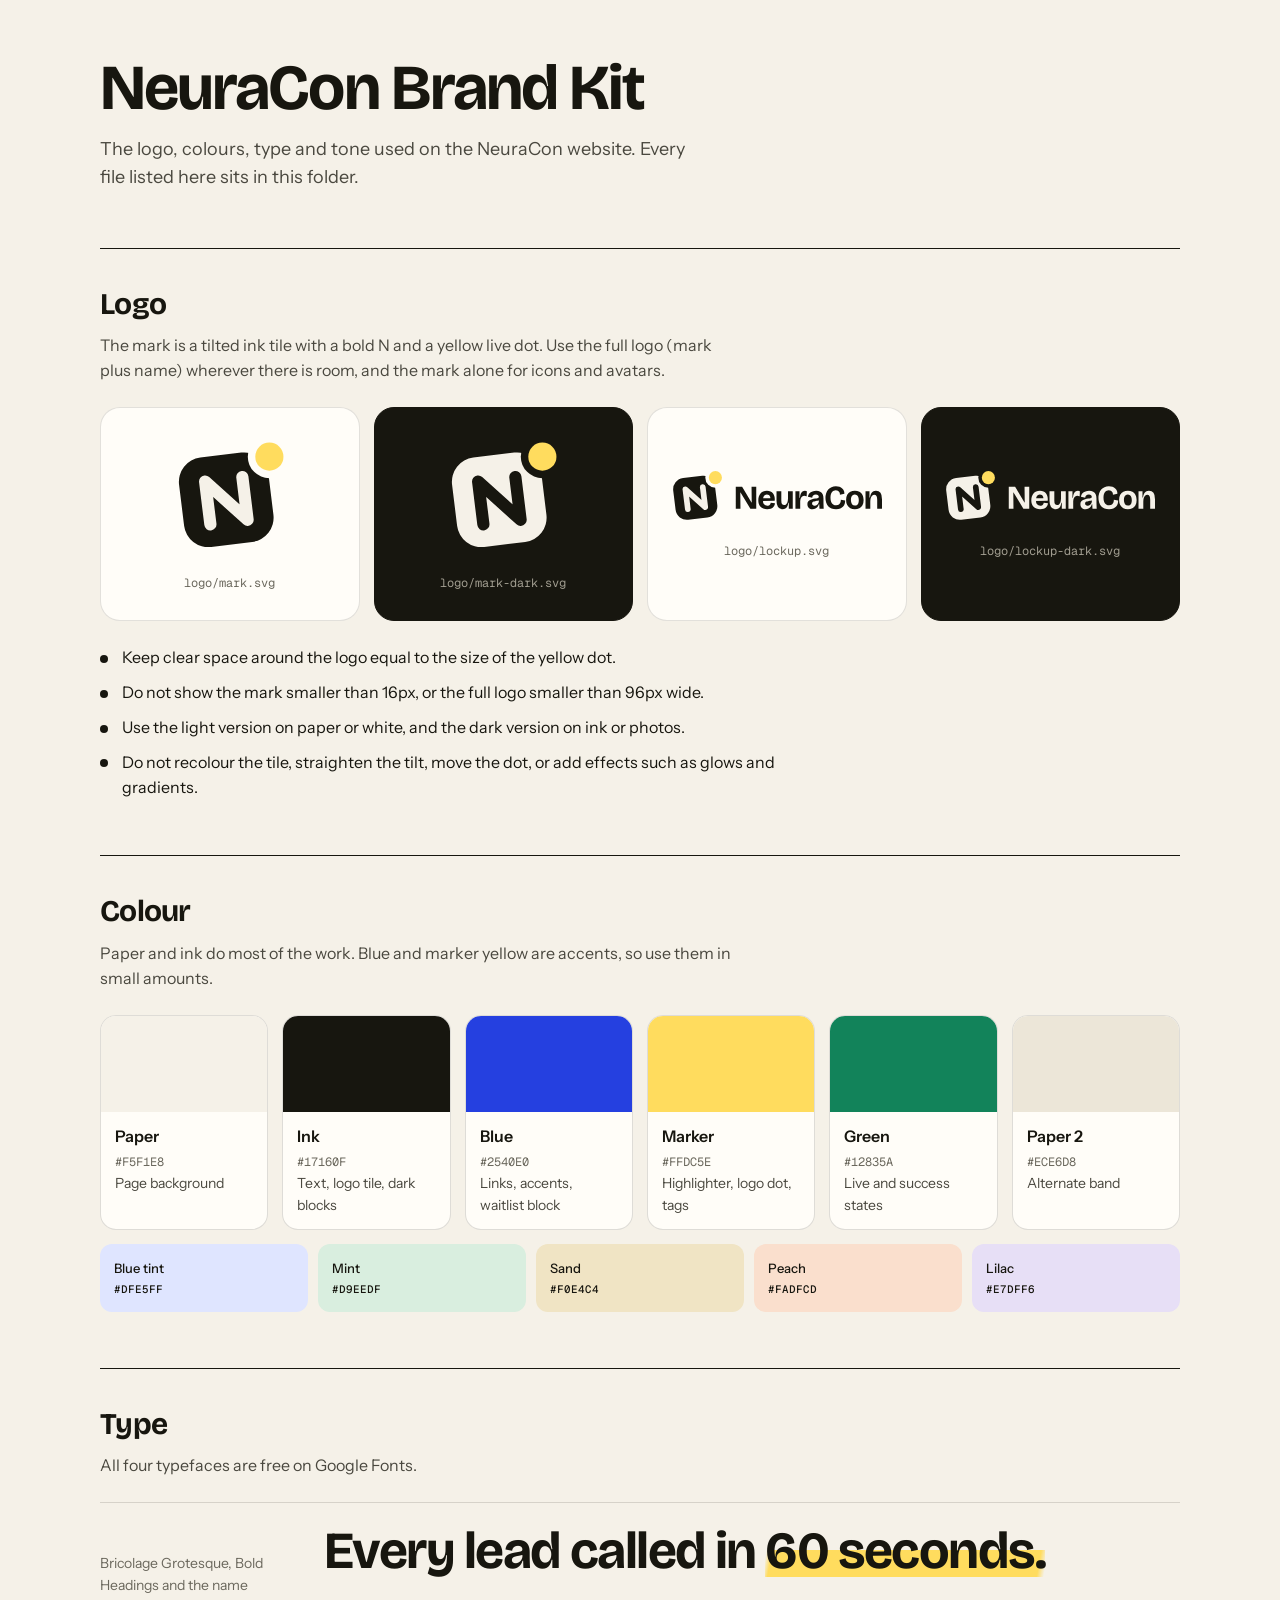
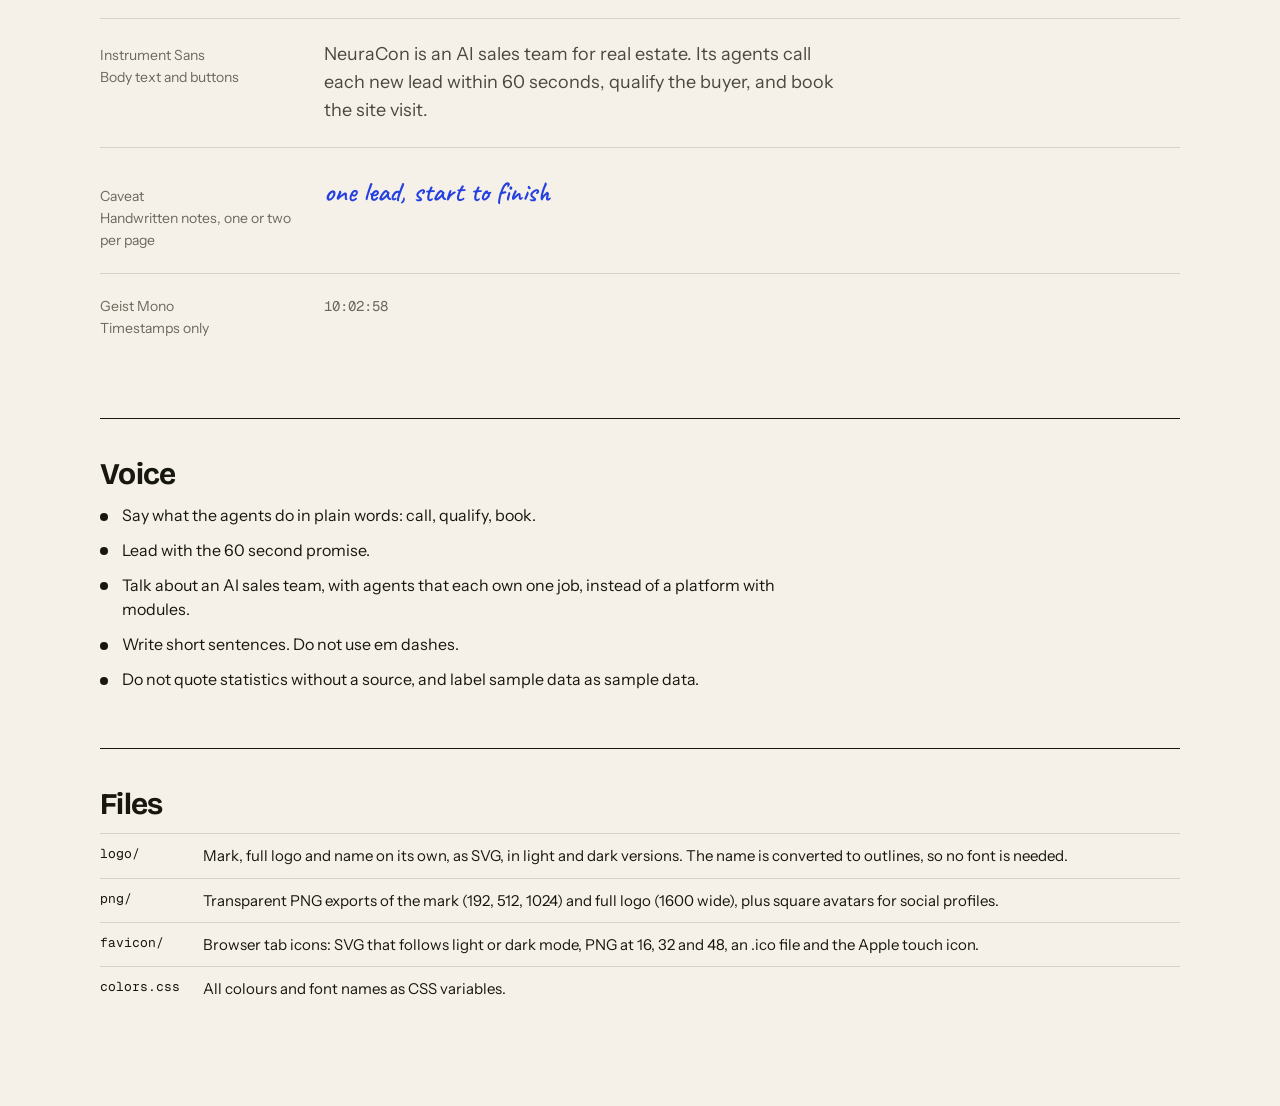
<file: brand-kit/index.html>
<!DOCTYPE html>
<html lang="en">
<head>
<meta charset="UTF-8">
<meta name="viewport" content="width=device-width, initial-scale=1.0">
<title>NeuraCon Brand Kit</title>
<link rel="icon" type="image/svg+xml" href="favicon/favicon.svg">
<link rel="preconnect" href="https://fonts.googleapis.com">
<link rel="preconnect" href="https://fonts.gstatic.com" crossorigin>
<link href="https://fonts.googleapis.com/css2?family=Bricolage+Grotesque:opsz,wght@12..96,400..800&family=Instrument+Sans:wght@400;500;600&family=Caveat:wght@500;600&family=Geist+Mono:wght@400;500&display=swap" rel="stylesheet">
<link rel="stylesheet" href="colors.css">
<style>
  *,*::before,*::after{margin:0;padding:0;box-sizing:border-box}
  body{font-family:var(--font-main);background:var(--paper);color:var(--ink);line-height:1.55;padding:56px 24px 96px}
  main{max-width:1080px;margin:0 auto}
  h1{font-family:var(--font-display);font-size:clamp(2.5rem,6vw,4rem);font-weight:700;letter-spacing:-.03em;line-height:1}
  h2{font-family:var(--font-display);font-size:1.875rem;font-weight:700;letter-spacing:-.025em;margin-bottom:6px}
  .lede{max-width:600px;margin:16px 0 0;font-size:1.125rem;color:var(--text-secondary)}
  section{margin-top:56px;padding-top:32px;border-top:1.5px solid var(--ink)}
  section>p{max-width:640px;color:var(--text-secondary);margin-bottom:24px}
  .grid{display:grid;gap:14px;grid-template-columns:repeat(auto-fit,minmax(240px,1fr))}
  .cell{display:flex;flex-direction:column;align-items:center;justify-content:center;gap:18px;min-height:210px;padding:28px;border-radius:20px;background:#FFFDF8;border:1px solid rgba(23,22,15,.12)}
  .cell.dark{background:var(--ink);border-color:var(--ink);color:var(--paper)}
  .cell small,.sw small{font-family:var(--font-mono);font-size:.75rem;color:var(--text-muted)}
  .cell.dark small{color:#A19D90}
  .sw{border-radius:16px;overflow:hidden;border:1px solid rgba(23,22,15,.14);background:#FFFDF8}
  .sw i{display:block;height:96px}
  .sw div{padding:12px 14px}
  .sw b{display:block;font-weight:600}
  .sw span{display:block;font-size:.875rem;color:var(--text-secondary)}
  .tints{display:flex;gap:10px;flex-wrap:wrap;margin-top:14px}
  .tints span{flex:1;min-width:120px;padding:14px;border-radius:12px;font-size:.8125rem;font-weight:500}
  .type{display:grid;gap:0}
  .type>div{display:grid;grid-template-columns:200px 1fr;gap:24px;align-items:baseline;padding:22px 0;border-top:1px solid rgba(23,22,15,.14)}
  .type small{color:var(--text-muted);font-size:.875rem}
  .t1{font-family:var(--font-display);font-size:clamp(2rem,5vw,3.25rem);font-weight:700;letter-spacing:-.03em;line-height:1}
  .t1 em{font-style:normal;background:linear-gradient(100deg,transparent .5%,var(--marker) 2.5%,var(--marker) 97%,transparent 99.5%) no-repeat;background-size:100% 44%;background-position:0 86%}
  .t2{font-size:1.125rem;color:var(--text-secondary);max-width:520px}
  .t3{font-family:var(--font-hand);font-size:1.75rem;font-weight:600;color:var(--blue)}
  .t4{font-family:var(--font-mono);font-size:.875rem;color:var(--text-muted)}
  ul.rules{list-style:none;display:grid;gap:10px;max-width:680px}
  ul.rules li{padding-left:22px;position:relative}
  ul.rules li::before{content:'';position:absolute;left:0;top:.6em;width:8px;height:8px;border-radius:50%;background:var(--ink)}
  table{border-collapse:collapse;width:100%;font-size:.9375rem}
  td{padding:10px 12px 10px 0;border-top:1px solid rgba(23,22,15,.14);vertical-align:top}
  td:first-child{font-family:var(--font-mono);font-size:.8125rem;white-space:nowrap}
  @media(max-width:640px){.type>div{grid-template-columns:1fr;gap:6px}}
</style>
</head>
<body>
<main>
  <h1>NeuraCon Brand Kit</h1>
  <p class="lede">The logo, colours, type and tone used on the NeuraCon website. Every file listed here sits in this folder.</p>

  <section>
    <h2>Logo</h2>
    <p>The mark is a tilted ink tile with a bold N and a yellow live dot. Use the full logo (mark plus name) wherever there is room, and the mark alone for icons and avatars.</p>
    <div class="grid">
      <div class="cell"><svg style="height:120px;width:auto" aria-hidden="true" xmlns="http://www.w3.org/2000/svg" viewBox="0 0 64 64">
<mask id="k1"><rect width="64" height="64" fill="#fff"/><circle cx="53" cy="11" r="11.5" fill="#000"/></mask>
<g mask="url(#k1)"><g transform="rotate(-7 30 34)"><rect x="6" y="10" width="48" height="48" rx="13" fill="#17160F"/>
<path d="M20 46V23l20 23V23" stroke="#F5F1E8" fill="none" stroke-width="6.5" stroke-linecap="round" stroke-linejoin="round"/></g></g>
<circle cx="53" cy="11" r="7.5" fill="#FFDC5E"/>
</svg>
<small>logo/mark.svg</small></div>
      <div class="cell dark"><svg style="height:120px;width:auto" aria-hidden="true" xmlns="http://www.w3.org/2000/svg" viewBox="0 0 64 64">
<mask id="k2"><rect width="64" height="64" fill="#fff"/><circle cx="53" cy="11" r="11.5" fill="#000"/></mask>
<g mask="url(#k2)"><g transform="rotate(-7 30 34)"><rect x="6" y="10" width="48" height="48" rx="13" fill="#F5F1E8"/>
<path d="M20 46V23l20 23V23" stroke="#17160F" fill="none" stroke-width="6.5" stroke-linecap="round" stroke-linejoin="round"/></g></g>
<circle cx="53" cy="11" r="7.5" fill="#FFDC5E"/>
</svg>
<small>logo/mark-dark.svg</small></div>
      <div class="cell"><svg style="height:56px;width:auto" aria-hidden="true" xmlns="http://www.w3.org/2000/svg" viewBox="0 0 247 64">
<mask id="k3"><rect width="64" height="64" fill="#fff"/><circle cx="53" cy="11" r="11.5" fill="#000"/></mask>
<g mask="url(#k3)"><g transform="rotate(-7 30 34)"><rect x="6" y="10" width="48" height="48" rx="13" fill="#17160F"/>
<path d="M20 46V23l20 23V23" stroke="#F5F1E8" fill="none" stroke-width="6.5" stroke-linecap="round" stroke-linejoin="round"/></g></g>
<circle cx="53" cy="11" r="7.5" fill="#FFDC5E"/>
<path d="M76.31075825999677 46.54V21.46H83.55690071022511L94.27024628601968 39.30292891457677H94.54166624285281L94.34262690708042 21.46H99.71140718051791V46.54H93.02348725281655L81.7564431848675 28.018519315958024H81.4814038490951L81.6804431848675 46.54Z M112.26054227128625 47.06204651461542Q109.68830980890989 47.06204651461542 107.78334013464303 46.33597348466516Q105.87837046037615 45.6099004547149 104.60628118619323 44.26678030271083Q103.33419191201031 42.923660150706766 102.69950552215427 41.06256662445515Q102.06481913229823 39.201473098203536 102.06481913229823 36.92871737809479Q102.06481913229823 34.64329377663135 102.6913631619513 32.6632251091674Q103.31790719160438 30.68315644170344 104.55018749417366 29.200704613007606Q105.78246779674292 27.718252784311773 107.62500901003926 26.8881333501637Q109.46755022333562 26.058013916015625 111.88145034651458 26.058013916015625Q114.2374388602525 26.058013916015625 116.01845515955239 26.848773059636354Q117.7994714588523 27.639532203257083 118.9498724104464 29.138264665775Q120.10027336204053 30.63699712829292 120.58070027688146 32.73784709222615Q121.06112719172239 34.838697056159376 120.80869961437583 37.469735618725416L105.56528584206104 37.635309477090836V34.6034778470099L117.2421622031629 34.454190365597604L115.79096276301145 36.08728505109251Q116.01352988420427 34.16646934258938 115.56476582572608 32.893460838451986Q115.11600176724791 31.620452334314585 114.17278135181962 30.986207115449012Q113.22956093639135 30.351961896583436 111.91401945579052 30.351961896583436Q110.44105216480791 30.351961896583436 109.40871082416922 31.12418242242932Q108.37636948353052 31.89640294827521 107.85115210529418 33.328198547363286Q107.32593472705781 34.759994146451355 107.32593472705781 36.76314672268927Q107.32593472705781 39.96873085244 108.63467900737375 41.49100717024505Q109.94342328768968 43.0132834880501 112.27411734452843 43.0132834880501Q113.33903259888291 43.0132834880501 114.06013578908144 42.726923142172396Q114.78123897927999 42.440562796294685 115.24131521219016 41.96058025512099Q115.70139144510031 41.4805977139473 115.93798828458786 40.86173295037449Q116.1745851240754 40.24286818680167 116.25329664862156 39.5805740789175L121.1253739016503 40.31340913307667Q120.97880700129271 41.68865043140948 120.41242842338235 42.90510596008599Q119.84604984547198 44.121561488762495 118.78340875535459 45.054373607985674Q117.72076766523719 45.98718572720885 116.11300863203407 46.524616120912135Q114.50524959883094 47.06204651461542 112.26054227128625 47.06204651461542Z M129.67269628351926 47.06204651461542Q126.25270202636719 47.06204651461542 124.56215981902926 44.70333256003261Q122.87161761169135 42.344618605449796 122.87161761169135 37.50052292506397V26.582775158137082H128.36253643493353V37.07168687686324Q128.36253643493353 39.86289822775125 129.1646117291525 41.14088170789927Q129.96668702337146 42.41886518804729 131.61608156073092 42.41886518804729Q132.63666049972176 42.41886518804729 133.4238109223917 41.90902903831005Q134.21096134506166 41.39919288857281 134.78006265759467 40.42430409448594Q135.3491639701277 39.44941530039907 135.64954956111313 38.05561290878803Q135.94993515209853 36.66181051717699 135.97527080467344 34.88121103541553V26.582775158137082H141.4417612773627V37.92210806661844L141.4471907323748 46.54H136.8944810680151L136.94697426703573 39.5931978931725H136.4149839860499Q135.9924652568549 42.208877261072395 135.14786924564095 43.85962380537391Q134.30327323442697 45.51037034967542 132.9574373608753 46.286208432145415Q131.61160148732364 47.06204651461542 129.67269628351926 47.06204651461542Z M144.48818793584408 46.54V36.53964778223634L144.482758480832 26.582775158137082H149.11779882784188L149.061686249882 33.99372133734822H149.63167653086782Q149.8958676696718 31.175381487488746 150.60746235559137 29.448633452124895Q151.31905704151094 27.72188541676104 152.5368607119471 26.923877961732448Q153.75466438238323 26.125870506703855 155.46917416577043 26.125870506703855Q155.93694181352853 26.125870506703855 156.46397147647292 26.21680145263672Q156.9910011394173 26.307732398569584 157.5872426583022 26.532118320807815L157.34205284479262 32.42836495499313Q156.66800588850677 32.09360327120125 155.96410466086866 31.946579075202344Q155.26020343323052 31.799554879203438 154.6721087474525 31.799554879203438Q153.26791727711262 31.799554879203438 152.26408377796412 32.521569789260624Q151.26025027881565 33.243584699317815 150.68391628278795 34.63151326224953Q150.10758228676022 36.01944182518125 149.95920100319387 38.016277635350825V46.54Z M163.95776223587993 47.06204651461542Q162.35543177406493 47.06204651461542 161.03764583892377 46.458572864323855Q159.71985990378263 45.85509921403229 158.93859656330199 44.619648710630834Q158.15733322282136 43.384198207229375 158.15733322282136 41.485101202115416Q158.15733322282136 39.76967660661042 158.8150926426277 38.646415806300936Q159.472852062434 37.523155005991455 160.68749033619466 36.830558166503906Q161.90212860995533 36.137961327016356 163.54697934709492 35.71996121659875Q165.19183008423448 35.301961106181146 167.15244106945397 34.99615323902667Q168.6914633791894 34.72743608176708 169.56366086856278 34.52974450115114Q170.43585835793616 34.332052920535205 170.80907214660942 33.97331482530385Q171.18228593528272 33.6145767300725 171.18228593528272 32.93781405223906Q171.18228593528272 31.776077898338436 170.35486775429547 31.04954442485422Q169.52744957330825 30.32301095137 167.94772181341054 30.32301095137Q166.9443393146843 30.32301095137 166.02147493771466 30.68401183499396Q165.09861056074502 31.045012718617915 164.46572403092682 31.837138392917808Q163.83283750110866 32.629264067217704 163.66636528652907 33.93304364290833L158.79790862731636 32.907976236507295Q159.06118473316732 31.048687098547816 159.88225135748092 29.74718500018865Q160.7033179817945 28.445682901829482 161.9677191542238 27.625515627771616Q163.23212032665313 26.80534835371375 164.80459099482002 26.43168113486469Q166.3770616629869 26.058013916015625 168.10333798938993 26.058013916015625Q170.96960282953086 26.058013916015625 172.83385766587406 27.042390837095677Q174.6981125022173 28.02676775817573 175.61961211575567 30.006829688467086Q176.54111172929407 31.986891618758442 176.54111172929407 34.99068534906208V38.48128494039178Q176.54382645680013 39.794093249499795 176.57775425512347 41.15123721118271Q176.6116820534468 42.508381172865626 176.66913316428662 43.858739309825Q176.72658427512647 45.20909744678438 176.8098193883747 46.54H171.98388576549294Q171.91422428977492 45.36921898831427 171.84727715495976 44.04780688171088Q171.7803300201446 42.7263947751075 171.7513810630143 41.30410099819302H171.24743994723264Q170.8611107002944 42.89287306407094 169.87084901636098 44.20795349398256Q168.88058733242752 45.52303392389417 167.38546469531957 46.29254021925479Q165.8903420582116 47.06204651461542 163.95776223587993 47.06204651461542ZM166.21327899447084 43.059425682485106Q166.95609878984095 43.059425682485106 167.73917971677335 42.78301639223844Q168.52226064370575 42.506607101991776 169.23431582822653 41.95016759642959Q169.9463710127473 41.3937280908674 170.48018434684724 40.5219732632637Q171.0139976809472 39.65021843566 171.2401880465448 38.47309901039302L171.20671428583563 36.23474544872344L172.13229223050178 36.2727366130501Q171.59034625521303 36.77759817366302 170.74393845602873 37.06848067224771Q169.8975306568444 37.359363170832395 168.93078278724852 37.52448310200125Q167.9640349176526 37.6896030331701 167.0036187247485 37.87191388230771Q166.0432025318444 38.05422473144531 165.25604824370893 38.36003845214843Q164.46889395557346 38.66585217285156 163.99660051019492 39.19514611525088Q163.52430706481638 39.724440057650206 163.52430706481638 40.65002562311292Q163.52430706481638 41.78189314769208 164.27933518163115 42.42065941508859Q165.03436329844595 43.059425682485106 166.21327899447084 43.059425682485106Z M190.98567706604302 47.06204651461542Q188.00901768882574 47.06204651461542 185.73400089250507 46.17040073075891Q183.4589840961844 45.278754946902396 181.91908513253185 43.58322909421474Q180.3791861688793 41.88770324152708 179.60245193911345 39.51768009463697Q178.82571770934763 37.147656947746874 178.82571770934763 34.197236328125Q178.82571770934763 31.169005632430313 179.6241666666195 28.730673348300158Q180.42261562389137 26.292341064170003 181.9557287628204 24.542982872143387Q183.4888419017494 22.79362468011677 185.68967020985485 21.865789082750677Q187.89049851796034 20.937953485384583 190.72420838567618 20.937953485384583Q193.03406486566368 20.937953485384583 194.86710939219597 21.564050987519323Q196.70015391872826 22.190148489654064 197.95731671988221 23.338746654435994Q199.21447952103617 24.48734481921792 199.85278578685228 26.060728698305788Q200.49109205266836 27.63411257739365 200.43590058261157 29.514209030419586L195.37111666454376 30.577276657655837Q195.39192508378628 28.908881899744273 194.75496900288016 27.775204299092294Q194.11801292197407 26.641526698440313 193.02776499716938 26.042568574383854Q191.9375170723647 25.443610450327395 190.54778467379512 25.443610450327395Q189.3561952428669 25.443610450327395 188.2691126593873 25.922688008531928Q187.18203007590773 26.401765566736458 186.34873817665877 27.42460790127516Q185.5154462774098 28.447450235813857 185.03501522091778 30.04436637350917Q184.55458416442576 31.64128251120448 184.55458416442576 33.89867329323292Q184.55458416442576 36.80930261230469 185.3607304454446 38.72876631386578Q186.16687672646344 40.648230015426876 187.65295726679267 41.607285199947654Q189.1390378071219 42.56634038446843 191.11777131015063 42.56634038446843Q193.09015999367836 42.56634038446843 194.23650426109137 41.71948158486187Q195.38284852850438 40.87262278525531 195.89042801958323 39.45665864188224Q196.3980075106621 38.04069449850917 196.36995856629315 36.35237929548323L201.32165685480834 37.01736825117469Q201.37051620650294 39.08384609846771 200.83037323886157 40.9051334694624Q200.29023027122022 42.72642084045708 199.06111166534575 44.115232352241875Q197.83199305947127 45.50404386402666 195.8342828602195 46.283045189321044Q193.83657266096773 47.06204651461542 190.98567706604302 47.06204651461542Z M212.3959812244773 47.06204651461542Q209.45732471868396 47.06204651461542 207.19904491313548 45.88630830896646Q204.940765107587 44.7105701033175 203.66279211994262 42.37221445146203Q202.38481913229825 40.03385879960656 202.38481913229825 36.54329212008417Q202.38481913229825 32.98577140308917 203.6908406777084 30.665058994919065Q204.99686222311854 28.34434658674896 207.2650931947157 27.20118025138229Q209.5333241663128 26.058013916015625 212.40954967096448 26.058013916015625Q215.35815723238886 26.058013916015625 217.61734097151458 27.231037780761717Q219.87652471064033 28.404061645507813 221.1549506314397 30.734727539062497Q222.43337655223905 33.065393432617185 222.43337655223905 36.580389898404476Q222.43337655223905 40.165955694302916 221.11740455863625 42.49616755024344Q219.80143256503345 44.82637940618396 217.52415447138253 45.94421296039969Q215.24687637773158 47.06204651461542 212.3959812244773 47.06204651461542ZM212.54888245211544 42.98795192177594Q213.96575284840168 42.98795192177594 214.9365739137158 42.28946866288781Q215.9073949790299 41.59098540399968 216.41316439403596 40.21438000502437Q216.918933809042 38.83777460604906 216.918933809042 36.88528726057708Q216.918933809042 34.80342017766833 216.3783314472586 33.35262518601864Q215.83772908547522 31.90183019436896 214.80945569444447 31.118752856999635Q213.78118230341374 30.335675519630314 212.2684097958654 30.335675519630314Q210.88682467207315 30.335675519630314 209.90378943148255 31.034159165121615Q208.92075419089198 31.732642810612916 208.41181772266327 33.107891232438384Q207.9028812544346 34.48313965426385 207.9028812544346 36.47272157509625Q207.9028812544346 39.618590866923334 209.13020469429344 41.303271394349636Q210.3575281341523 42.98795192177594 212.54888245211544 42.98795192177594Z M224.5921879358441 46.54V34.95999843752384L224.586758480832 26.582775158137082H229.15122949773075L229.07702267566324 33.591124709814785H229.64339357770982Q230.03062769691647 31.04510195812583 230.8851740459055 29.37580271426588Q231.7397203948945 27.706503470405934 233.15250760026277 26.88225869321078Q234.56529480563105 26.058013916015625 236.57115603499116 26.058013916015625Q239.95948241050544 26.058013916015625 241.6925474333391 28.402248863779008Q243.42561245617273 30.74648381154239 243.42561245617273 35.64937001955509V46.54H237.93740836043656V36.25464082366228Q237.93740836043656 33.39558536238968 237.1027626316473 32.05427026090025Q236.26811690285803 30.712955159410832 234.55901095137003 30.712955159410832Q233.12133301918212 30.712955159410832 232.12201300311835 31.639893615722656Q231.12269298705462 32.56683207203448 230.5979244556725 34.29359429959953Q230.07315592429043 36.02035652716458 230.05867840853335 38.460542568430306V46.54Z" fill="#17160F"/>
</svg>
<small>logo/lockup.svg</small></div>
      <div class="cell dark"><svg style="height:56px;width:auto" aria-hidden="true" xmlns="http://www.w3.org/2000/svg" viewBox="0 0 247 64">
<mask id="k4"><rect width="64" height="64" fill="#fff"/><circle cx="53" cy="11" r="11.5" fill="#000"/></mask>
<g mask="url(#k4)"><g transform="rotate(-7 30 34)"><rect x="6" y="10" width="48" height="48" rx="13" fill="#F5F1E8"/>
<path d="M20 46V23l20 23V23" stroke="#17160F" fill="none" stroke-width="6.5" stroke-linecap="round" stroke-linejoin="round"/></g></g>
<circle cx="53" cy="11" r="7.5" fill="#FFDC5E"/>
<path d="M76.31075825999677 46.54V21.46H83.55690071022511L94.27024628601968 39.30292891457677H94.54166624285281L94.34262690708042 21.46H99.71140718051791V46.54H93.02348725281655L81.7564431848675 28.018519315958024H81.4814038490951L81.6804431848675 46.54Z M112.26054227128625 47.06204651461542Q109.68830980890989 47.06204651461542 107.78334013464303 46.33597348466516Q105.87837046037615 45.6099004547149 104.60628118619323 44.26678030271083Q103.33419191201031 42.923660150706766 102.69950552215427 41.06256662445515Q102.06481913229823 39.201473098203536 102.06481913229823 36.92871737809479Q102.06481913229823 34.64329377663135 102.6913631619513 32.6632251091674Q103.31790719160438 30.68315644170344 104.55018749417366 29.200704613007606Q105.78246779674292 27.718252784311773 107.62500901003926 26.8881333501637Q109.46755022333562 26.058013916015625 111.88145034651458 26.058013916015625Q114.2374388602525 26.058013916015625 116.01845515955239 26.848773059636354Q117.7994714588523 27.639532203257083 118.9498724104464 29.138264665775Q120.10027336204053 30.63699712829292 120.58070027688146 32.73784709222615Q121.06112719172239 34.838697056159376 120.80869961437583 37.469735618725416L105.56528584206104 37.635309477090836V34.6034778470099L117.2421622031629 34.454190365597604L115.79096276301145 36.08728505109251Q116.01352988420427 34.16646934258938 115.56476582572608 32.893460838451986Q115.11600176724791 31.620452334314585 114.17278135181962 30.986207115449012Q113.22956093639135 30.351961896583436 111.91401945579052 30.351961896583436Q110.44105216480791 30.351961896583436 109.40871082416922 31.12418242242932Q108.37636948353052 31.89640294827521 107.85115210529418 33.328198547363286Q107.32593472705781 34.759994146451355 107.32593472705781 36.76314672268927Q107.32593472705781 39.96873085244 108.63467900737375 41.49100717024505Q109.94342328768968 43.0132834880501 112.27411734452843 43.0132834880501Q113.33903259888291 43.0132834880501 114.06013578908144 42.726923142172396Q114.78123897927999 42.440562796294685 115.24131521219016 41.96058025512099Q115.70139144510031 41.4805977139473 115.93798828458786 40.86173295037449Q116.1745851240754 40.24286818680167 116.25329664862156 39.5805740789175L121.1253739016503 40.31340913307667Q120.97880700129271 41.68865043140948 120.41242842338235 42.90510596008599Q119.84604984547198 44.121561488762495 118.78340875535459 45.054373607985674Q117.72076766523719 45.98718572720885 116.11300863203407 46.524616120912135Q114.50524959883094 47.06204651461542 112.26054227128625 47.06204651461542Z M129.67269628351926 47.06204651461542Q126.25270202636719 47.06204651461542 124.56215981902926 44.70333256003261Q122.87161761169135 42.344618605449796 122.87161761169135 37.50052292506397V26.582775158137082H128.36253643493353V37.07168687686324Q128.36253643493353 39.86289822775125 129.1646117291525 41.14088170789927Q129.96668702337146 42.41886518804729 131.61608156073092 42.41886518804729Q132.63666049972176 42.41886518804729 133.4238109223917 41.90902903831005Q134.21096134506166 41.39919288857281 134.78006265759467 40.42430409448594Q135.3491639701277 39.44941530039907 135.64954956111313 38.05561290878803Q135.94993515209853 36.66181051717699 135.97527080467344 34.88121103541553V26.582775158137082H141.4417612773627V37.92210806661844L141.4471907323748 46.54H136.8944810680151L136.94697426703573 39.5931978931725H136.4149839860499Q135.9924652568549 42.208877261072395 135.14786924564095 43.85962380537391Q134.30327323442697 45.51037034967542 132.9574373608753 46.286208432145415Q131.61160148732364 47.06204651461542 129.67269628351926 47.06204651461542Z M144.48818793584408 46.54V36.53964778223634L144.482758480832 26.582775158137082H149.11779882784188L149.061686249882 33.99372133734822H149.63167653086782Q149.8958676696718 31.175381487488746 150.60746235559137 29.448633452124895Q151.31905704151094 27.72188541676104 152.5368607119471 26.923877961732448Q153.75466438238323 26.125870506703855 155.46917416577043 26.125870506703855Q155.93694181352853 26.125870506703855 156.46397147647292 26.21680145263672Q156.9910011394173 26.307732398569584 157.5872426583022 26.532118320807815L157.34205284479262 32.42836495499313Q156.66800588850677 32.09360327120125 155.96410466086866 31.946579075202344Q155.26020343323052 31.799554879203438 154.6721087474525 31.799554879203438Q153.26791727711262 31.799554879203438 152.26408377796412 32.521569789260624Q151.26025027881565 33.243584699317815 150.68391628278795 34.63151326224953Q150.10758228676022 36.01944182518125 149.95920100319387 38.016277635350825V46.54Z M163.95776223587993 47.06204651461542Q162.35543177406493 47.06204651461542 161.03764583892377 46.458572864323855Q159.71985990378263 45.85509921403229 158.93859656330199 44.619648710630834Q158.15733322282136 43.384198207229375 158.15733322282136 41.485101202115416Q158.15733322282136 39.76967660661042 158.8150926426277 38.646415806300936Q159.472852062434 37.523155005991455 160.68749033619466 36.830558166503906Q161.90212860995533 36.137961327016356 163.54697934709492 35.71996121659875Q165.19183008423448 35.301961106181146 167.15244106945397 34.99615323902667Q168.6914633791894 34.72743608176708 169.56366086856278 34.52974450115114Q170.43585835793616 34.332052920535205 170.80907214660942 33.97331482530385Q171.18228593528272 33.6145767300725 171.18228593528272 32.93781405223906Q171.18228593528272 31.776077898338436 170.35486775429547 31.04954442485422Q169.52744957330825 30.32301095137 167.94772181341054 30.32301095137Q166.9443393146843 30.32301095137 166.02147493771466 30.68401183499396Q165.09861056074502 31.045012718617915 164.46572403092682 31.837138392917808Q163.83283750110866 32.629264067217704 163.66636528652907 33.93304364290833L158.79790862731636 32.907976236507295Q159.06118473316732 31.048687098547816 159.88225135748092 29.74718500018865Q160.7033179817945 28.445682901829482 161.9677191542238 27.625515627771616Q163.23212032665313 26.80534835371375 164.80459099482002 26.43168113486469Q166.3770616629869 26.058013916015625 168.10333798938993 26.058013916015625Q170.96960282953086 26.058013916015625 172.83385766587406 27.042390837095677Q174.6981125022173 28.02676775817573 175.61961211575567 30.006829688467086Q176.54111172929407 31.986891618758442 176.54111172929407 34.99068534906208V38.48128494039178Q176.54382645680013 39.794093249499795 176.57775425512347 41.15123721118271Q176.6116820534468 42.508381172865626 176.66913316428662 43.858739309825Q176.72658427512647 45.20909744678438 176.8098193883747 46.54H171.98388576549294Q171.91422428977492 45.36921898831427 171.84727715495976 44.04780688171088Q171.7803300201446 42.7263947751075 171.7513810630143 41.30410099819302H171.24743994723264Q170.8611107002944 42.89287306407094 169.87084901636098 44.20795349398256Q168.88058733242752 45.52303392389417 167.38546469531957 46.29254021925479Q165.8903420582116 47.06204651461542 163.95776223587993 47.06204651461542ZM166.21327899447084 43.059425682485106Q166.95609878984095 43.059425682485106 167.73917971677335 42.78301639223844Q168.52226064370575 42.506607101991776 169.23431582822653 41.95016759642959Q169.9463710127473 41.3937280908674 170.48018434684724 40.5219732632637Q171.0139976809472 39.65021843566 171.2401880465448 38.47309901039302L171.20671428583563 36.23474544872344L172.13229223050178 36.2727366130501Q171.59034625521303 36.77759817366302 170.74393845602873 37.06848067224771Q169.8975306568444 37.359363170832395 168.93078278724852 37.52448310200125Q167.9640349176526 37.6896030331701 167.0036187247485 37.87191388230771Q166.0432025318444 38.05422473144531 165.25604824370893 38.36003845214843Q164.46889395557346 38.66585217285156 163.99660051019492 39.19514611525088Q163.52430706481638 39.724440057650206 163.52430706481638 40.65002562311292Q163.52430706481638 41.78189314769208 164.27933518163115 42.42065941508859Q165.03436329844595 43.059425682485106 166.21327899447084 43.059425682485106Z M190.98567706604302 47.06204651461542Q188.00901768882574 47.06204651461542 185.73400089250507 46.17040073075891Q183.4589840961844 45.278754946902396 181.91908513253185 43.58322909421474Q180.3791861688793 41.88770324152708 179.60245193911345 39.51768009463697Q178.82571770934763 37.147656947746874 178.82571770934763 34.197236328125Q178.82571770934763 31.169005632430313 179.6241666666195 28.730673348300158Q180.42261562389137 26.292341064170003 181.9557287628204 24.542982872143387Q183.4888419017494 22.79362468011677 185.68967020985485 21.865789082750677Q187.89049851796034 20.937953485384583 190.72420838567618 20.937953485384583Q193.03406486566368 20.937953485384583 194.86710939219597 21.564050987519323Q196.70015391872826 22.190148489654064 197.95731671988221 23.338746654435994Q199.21447952103617 24.48734481921792 199.85278578685228 26.060728698305788Q200.49109205266836 27.63411257739365 200.43590058261157 29.514209030419586L195.37111666454376 30.577276657655837Q195.39192508378628 28.908881899744273 194.75496900288016 27.775204299092294Q194.11801292197407 26.641526698440313 193.02776499716938 26.042568574383854Q191.9375170723647 25.443610450327395 190.54778467379512 25.443610450327395Q189.3561952428669 25.443610450327395 188.2691126593873 25.922688008531928Q187.18203007590773 26.401765566736458 186.34873817665877 27.42460790127516Q185.5154462774098 28.447450235813857 185.03501522091778 30.04436637350917Q184.55458416442576 31.64128251120448 184.55458416442576 33.89867329323292Q184.55458416442576 36.80930261230469 185.3607304454446 38.72876631386578Q186.16687672646344 40.648230015426876 187.65295726679267 41.607285199947654Q189.1390378071219 42.56634038446843 191.11777131015063 42.56634038446843Q193.09015999367836 42.56634038446843 194.23650426109137 41.71948158486187Q195.38284852850438 40.87262278525531 195.89042801958323 39.45665864188224Q196.3980075106621 38.04069449850917 196.36995856629315 36.35237929548323L201.32165685480834 37.01736825117469Q201.37051620650294 39.08384609846771 200.83037323886157 40.9051334694624Q200.29023027122022 42.72642084045708 199.06111166534575 44.115232352241875Q197.83199305947127 45.50404386402666 195.8342828602195 46.283045189321044Q193.83657266096773 47.06204651461542 190.98567706604302 47.06204651461542Z M212.3959812244773 47.06204651461542Q209.45732471868396 47.06204651461542 207.19904491313548 45.88630830896646Q204.940765107587 44.7105701033175 203.66279211994262 42.37221445146203Q202.38481913229825 40.03385879960656 202.38481913229825 36.54329212008417Q202.38481913229825 32.98577140308917 203.6908406777084 30.665058994919065Q204.99686222311854 28.34434658674896 207.2650931947157 27.20118025138229Q209.5333241663128 26.058013916015625 212.40954967096448 26.058013916015625Q215.35815723238886 26.058013916015625 217.61734097151458 27.231037780761717Q219.87652471064033 28.404061645507813 221.1549506314397 30.734727539062497Q222.43337655223905 33.065393432617185 222.43337655223905 36.580389898404476Q222.43337655223905 40.165955694302916 221.11740455863625 42.49616755024344Q219.80143256503345 44.82637940618396 217.52415447138253 45.94421296039969Q215.24687637773158 47.06204651461542 212.3959812244773 47.06204651461542ZM212.54888245211544 42.98795192177594Q213.96575284840168 42.98795192177594 214.9365739137158 42.28946866288781Q215.9073949790299 41.59098540399968 216.41316439403596 40.21438000502437Q216.918933809042 38.83777460604906 216.918933809042 36.88528726057708Q216.918933809042 34.80342017766833 216.3783314472586 33.35262518601864Q215.83772908547522 31.90183019436896 214.80945569444447 31.118752856999635Q213.78118230341374 30.335675519630314 212.2684097958654 30.335675519630314Q210.88682467207315 30.335675519630314 209.90378943148255 31.034159165121615Q208.92075419089198 31.732642810612916 208.41181772266327 33.107891232438384Q207.9028812544346 34.48313965426385 207.9028812544346 36.47272157509625Q207.9028812544346 39.618590866923334 209.13020469429344 41.303271394349636Q210.3575281341523 42.98795192177594 212.54888245211544 42.98795192177594Z M224.5921879358441 46.54V34.95999843752384L224.586758480832 26.582775158137082H229.15122949773075L229.07702267566324 33.591124709814785H229.64339357770982Q230.03062769691647 31.04510195812583 230.8851740459055 29.37580271426588Q231.7397203948945 27.706503470405934 233.15250760026277 26.88225869321078Q234.56529480563105 26.058013916015625 236.57115603499116 26.058013916015625Q239.95948241050544 26.058013916015625 241.6925474333391 28.402248863779008Q243.42561245617273 30.74648381154239 243.42561245617273 35.64937001955509V46.54H237.93740836043656V36.25464082366228Q237.93740836043656 33.39558536238968 237.1027626316473 32.05427026090025Q236.26811690285803 30.712955159410832 234.55901095137003 30.712955159410832Q233.12133301918212 30.712955159410832 232.12201300311835 31.639893615722656Q231.12269298705462 32.56683207203448 230.5979244556725 34.29359429959953Q230.07315592429043 36.02035652716458 230.05867840853335 38.460542568430306V46.54Z" fill="#F5F1E8"/>
</svg>
<small>logo/lockup-dark.svg</small></div>
    </div>
    <ul class="rules" style="margin-top:24px">
      <li>Keep clear space around the logo equal to the size of the yellow dot.</li>
      <li>Do not show the mark smaller than 16px, or the full logo smaller than 96px wide.</li>
      <li>Use the light version on paper or white, and the dark version on ink or photos.</li>
      <li>Do not recolour the tile, straighten the tilt, move the dot, or add effects such as glows and gradients.</li>
    </ul>
  </section>

  <section>
    <h2>Colour</h2>
    <p>Paper and ink do most of the work. Blue and marker yellow are accents, so use them in small amounts.</p>
    <div class="grid" style="grid-template-columns:repeat(auto-fit,minmax(160px,1fr))">
      <div class="sw"><i style="background:#F5F1E8"></i><div><b>Paper</b><small>#F5F1E8</small><span>Page background</span></div></div><div class="sw"><i style="background:#17160F"></i><div><b>Ink</b><small>#17160F</small><span>Text, logo tile, dark blocks</span></div></div><div class="sw"><i style="background:#2540E0"></i><div><b>Blue</b><small>#2540E0</small><span>Links, accents, waitlist block</span></div></div><div class="sw"><i style="background:#FFDC5E"></i><div><b>Marker</b><small>#FFDC5E</small><span>Highlighter, logo dot, tags</span></div></div><div class="sw"><i style="background:#12835A"></i><div><b>Green</b><small>#12835A</small><span>Live and success states</span></div></div><div class="sw"><i style="background:#ECE6D8"></i><div><b>Paper 2</b><small>#ECE6D8</small><span>Alternate band</span></div></div>
    </div>
    <div class="tints"><span style="background:#DFE5FF">Blue tint<br><small style="font-family:var(--font-mono)">#DFE5FF</small></span><span style="background:#D9EEDF">Mint<br><small style="font-family:var(--font-mono)">#D9EEDF</small></span><span style="background:#F0E4C4">Sand<br><small style="font-family:var(--font-mono)">#F0E4C4</small></span><span style="background:#FADFCD">Peach<br><small style="font-family:var(--font-mono)">#FADFCD</small></span><span style="background:#E7DFF6">Lilac<br><small style="font-family:var(--font-mono)">#E7DFF6</small></span></div>
  </section>

  <section>
    <h2>Type</h2>
    <p>All four typefaces are free on Google Fonts.</p>
    <div class="type">
      <div><small>Bricolage Grotesque, Bold<br>Headings and the name</small><div class="t1">Every lead called in <em>60 seconds.</em></div></div>
      <div><small>Instrument Sans<br>Body text and buttons</small><div class="t2">NeuraCon is an AI sales team for real estate. Its agents call each new lead within 60 seconds, qualify the buyer, and book the site visit.</div></div>
      <div><small>Caveat<br>Handwritten notes, one or two per page</small><div class="t3">one lead, start to finish</div></div>
      <div><small>Geist Mono<br>Timestamps only</small><div class="t4">10:02:58</div></div>
    </div>
  </section>

  <section>
    <h2>Voice</h2>
    <ul class="rules">
      <li>Say what the agents do in plain words: call, qualify, book.</li>
      <li>Lead with the 60 second promise.</li>
      <li>Talk about an AI sales team, with agents that each own one job, instead of a platform with modules.</li>
      <li>Write short sentences. Do not use em dashes.</li>
      <li>Do not quote statistics without a source, and label sample data as sample data.</li>
    </ul>
  </section>

  <section>
    <h2>Files</h2>
    <table>
      <tr><td>logo/</td><td>Mark, full logo and name on its own, as SVG, in light and dark versions. The name is converted to outlines, so no font is needed.</td></tr>
      <tr><td>png/</td><td>Transparent PNG exports of the mark (192, 512, 1024) and full logo (1600 wide), plus square avatars for social profiles.</td></tr>
      <tr><td>favicon/</td><td>Browser tab icons: SVG that follows light or dark mode, PNG at 16, 32 and 48, an .ico file and the Apple touch icon.</td></tr>
      <tr><td>colors.css</td><td>All colours and font names as CSS variables.</td></tr>
    </table>
  </section>
</main>
</body>
</html>
</file>
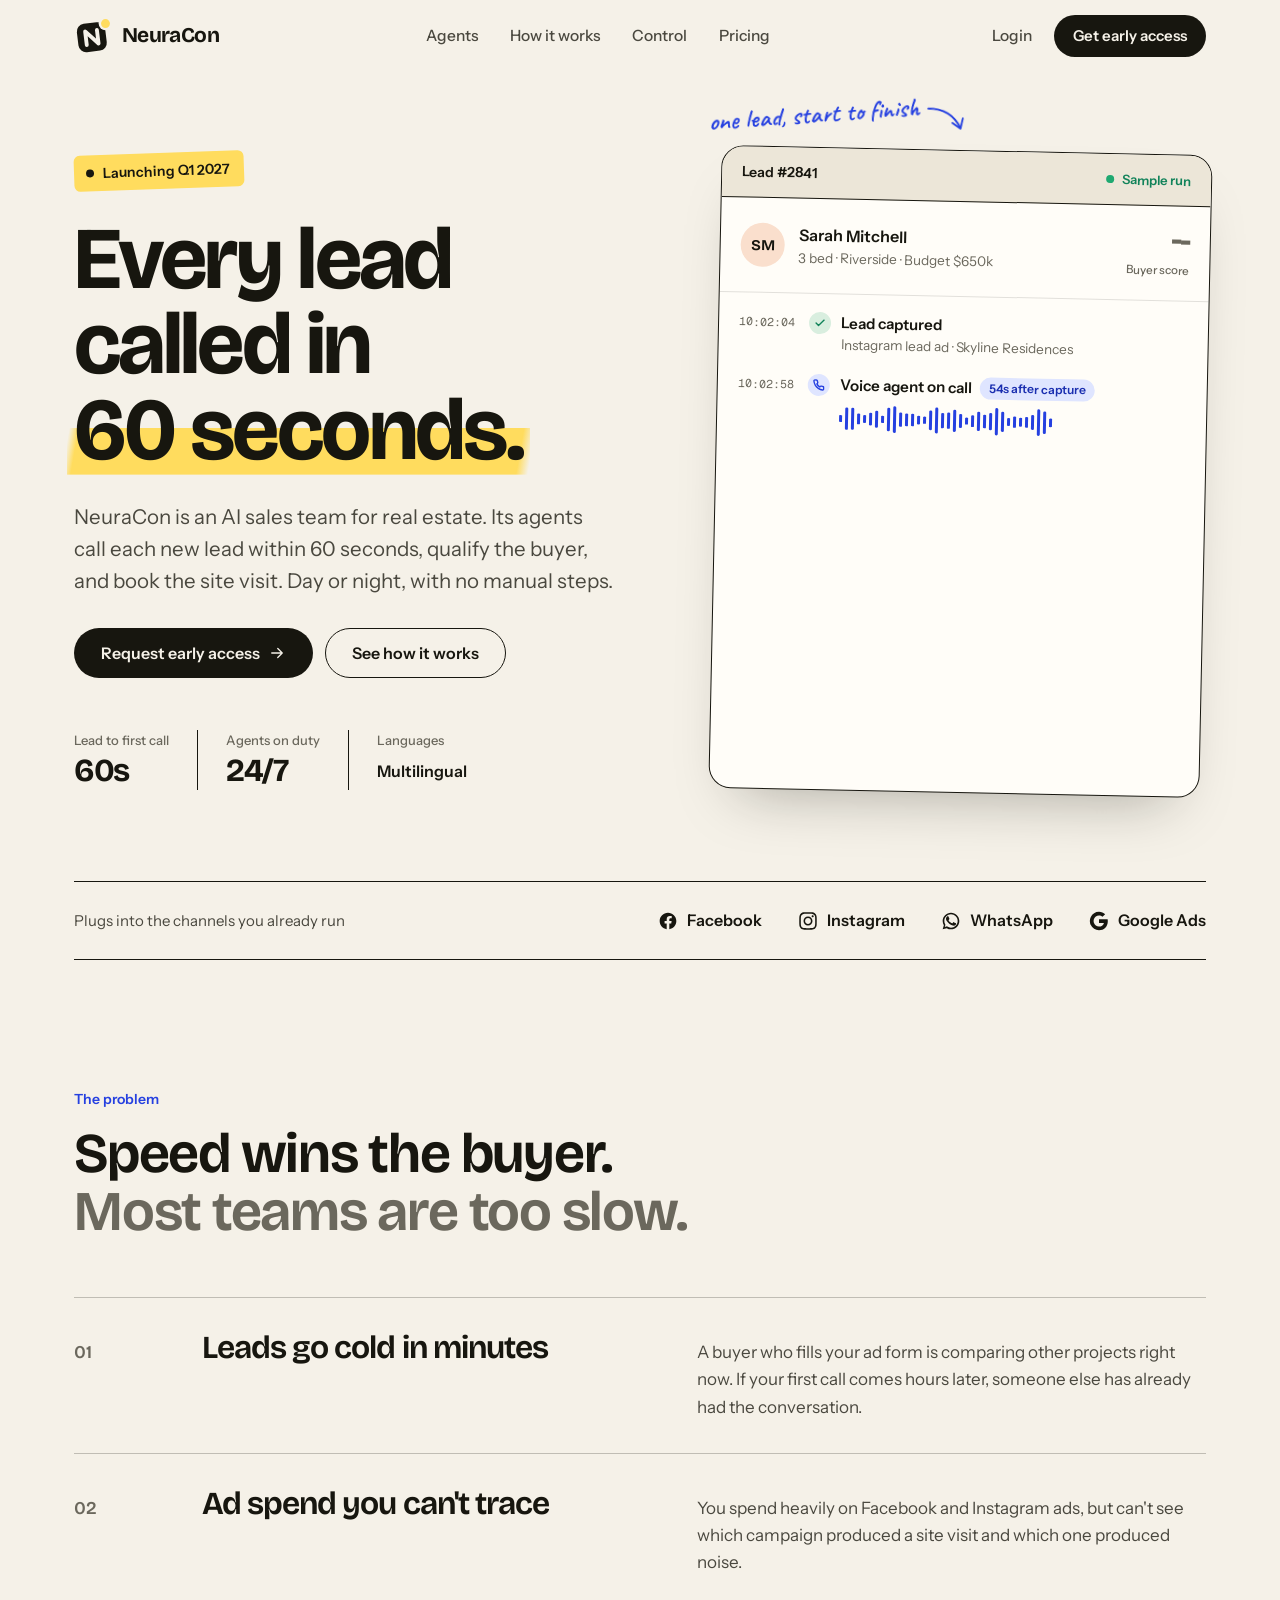
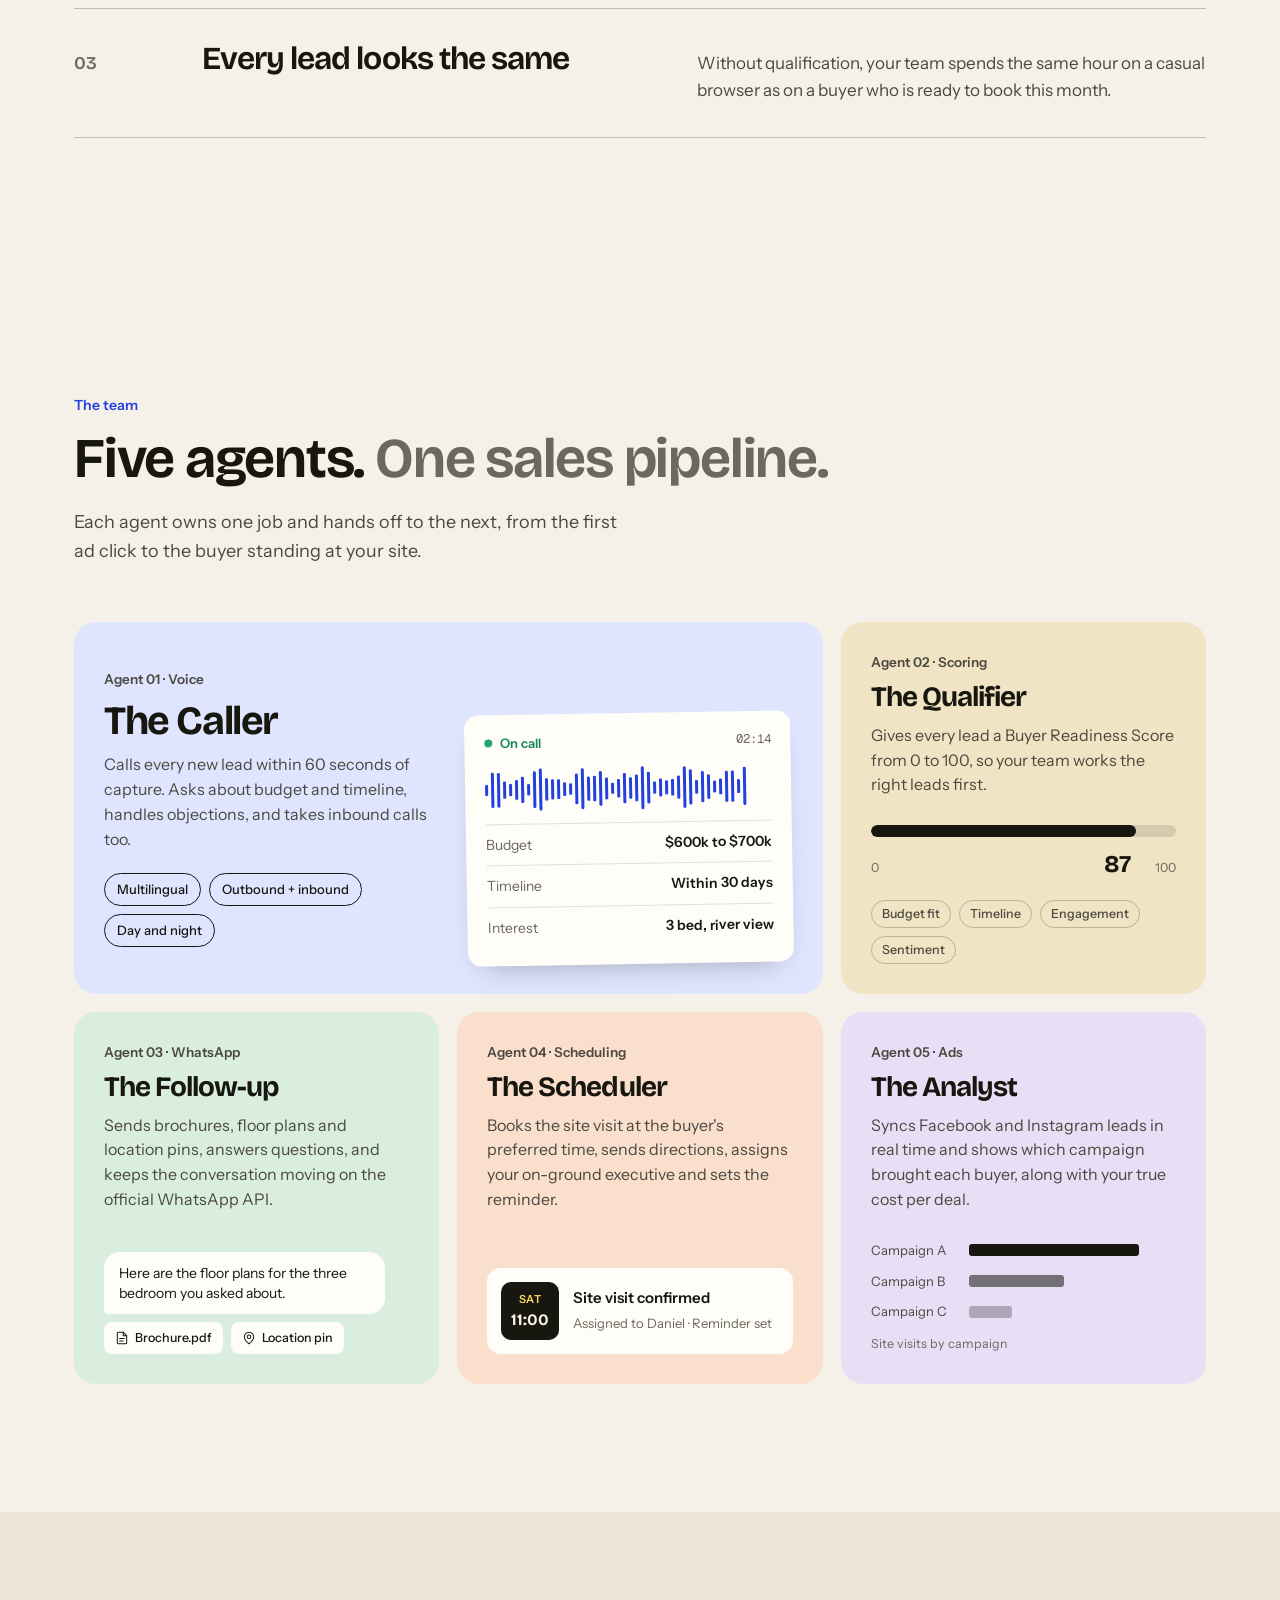
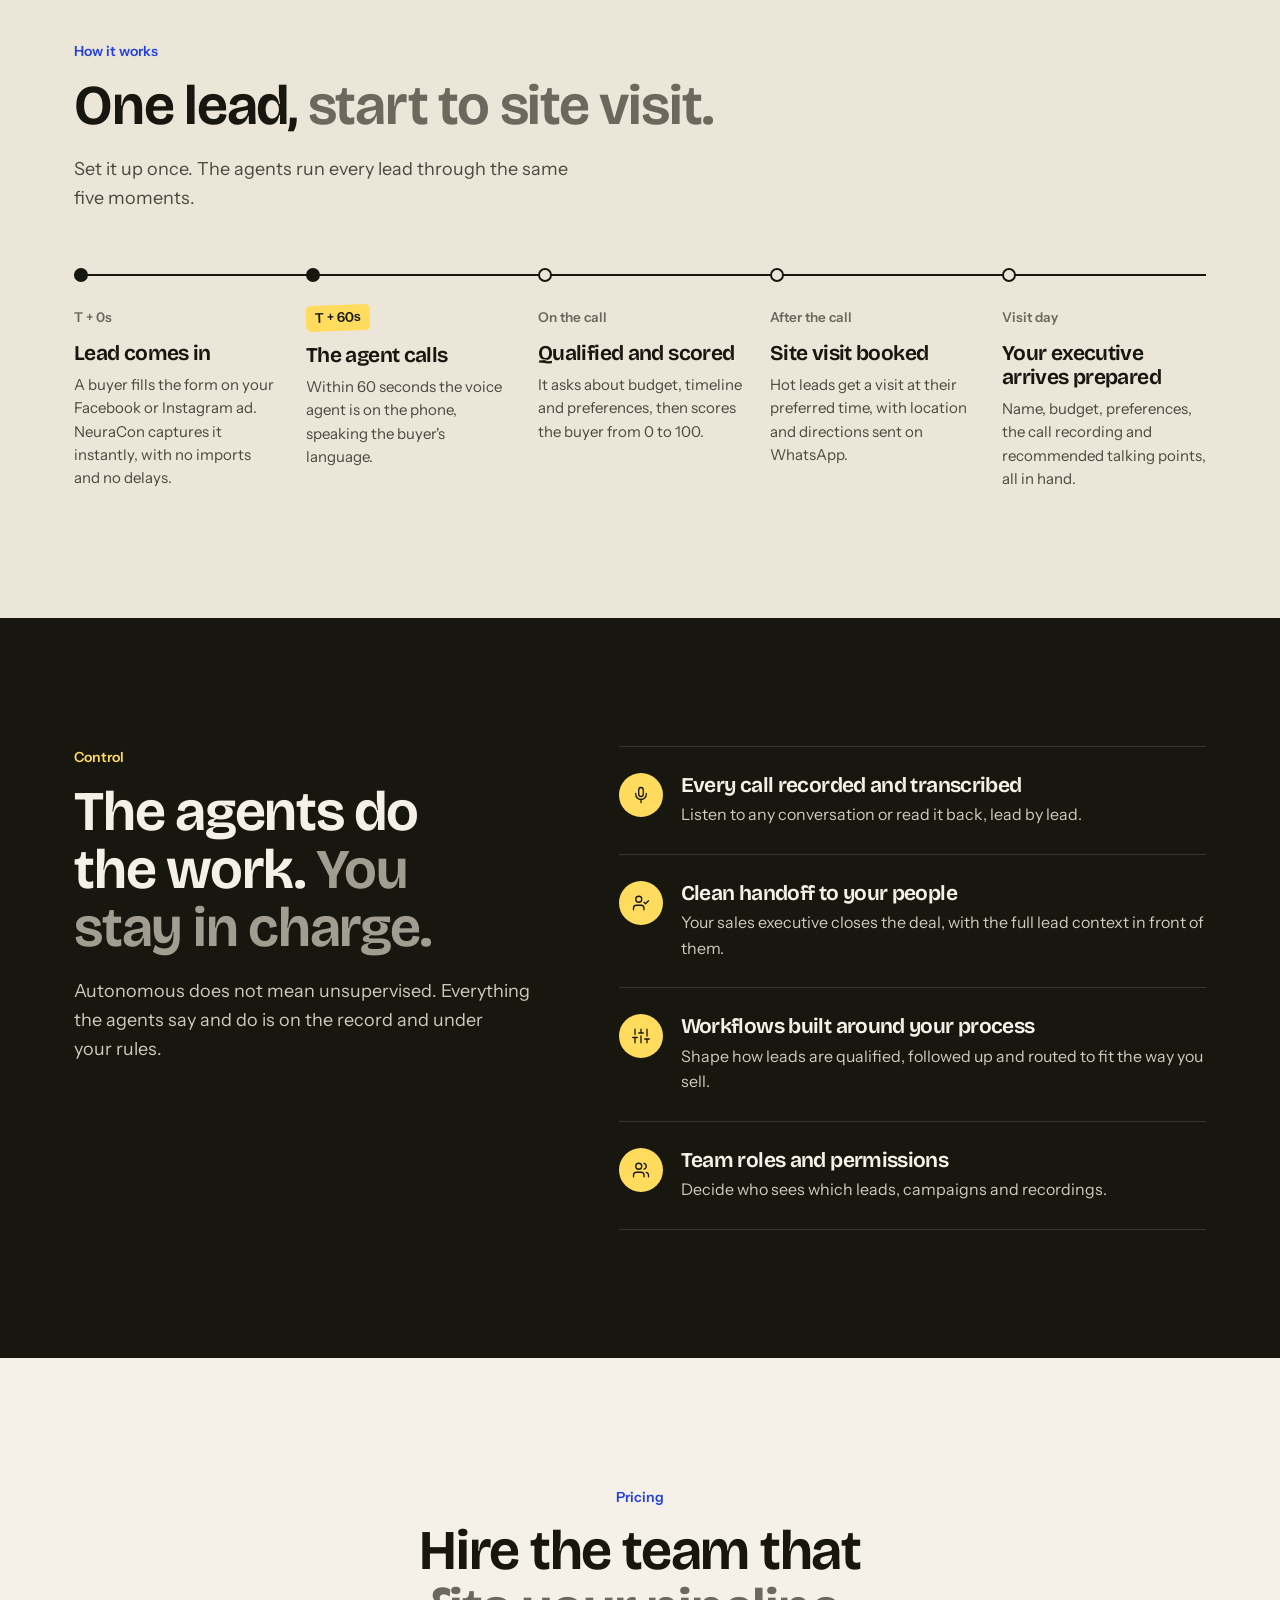
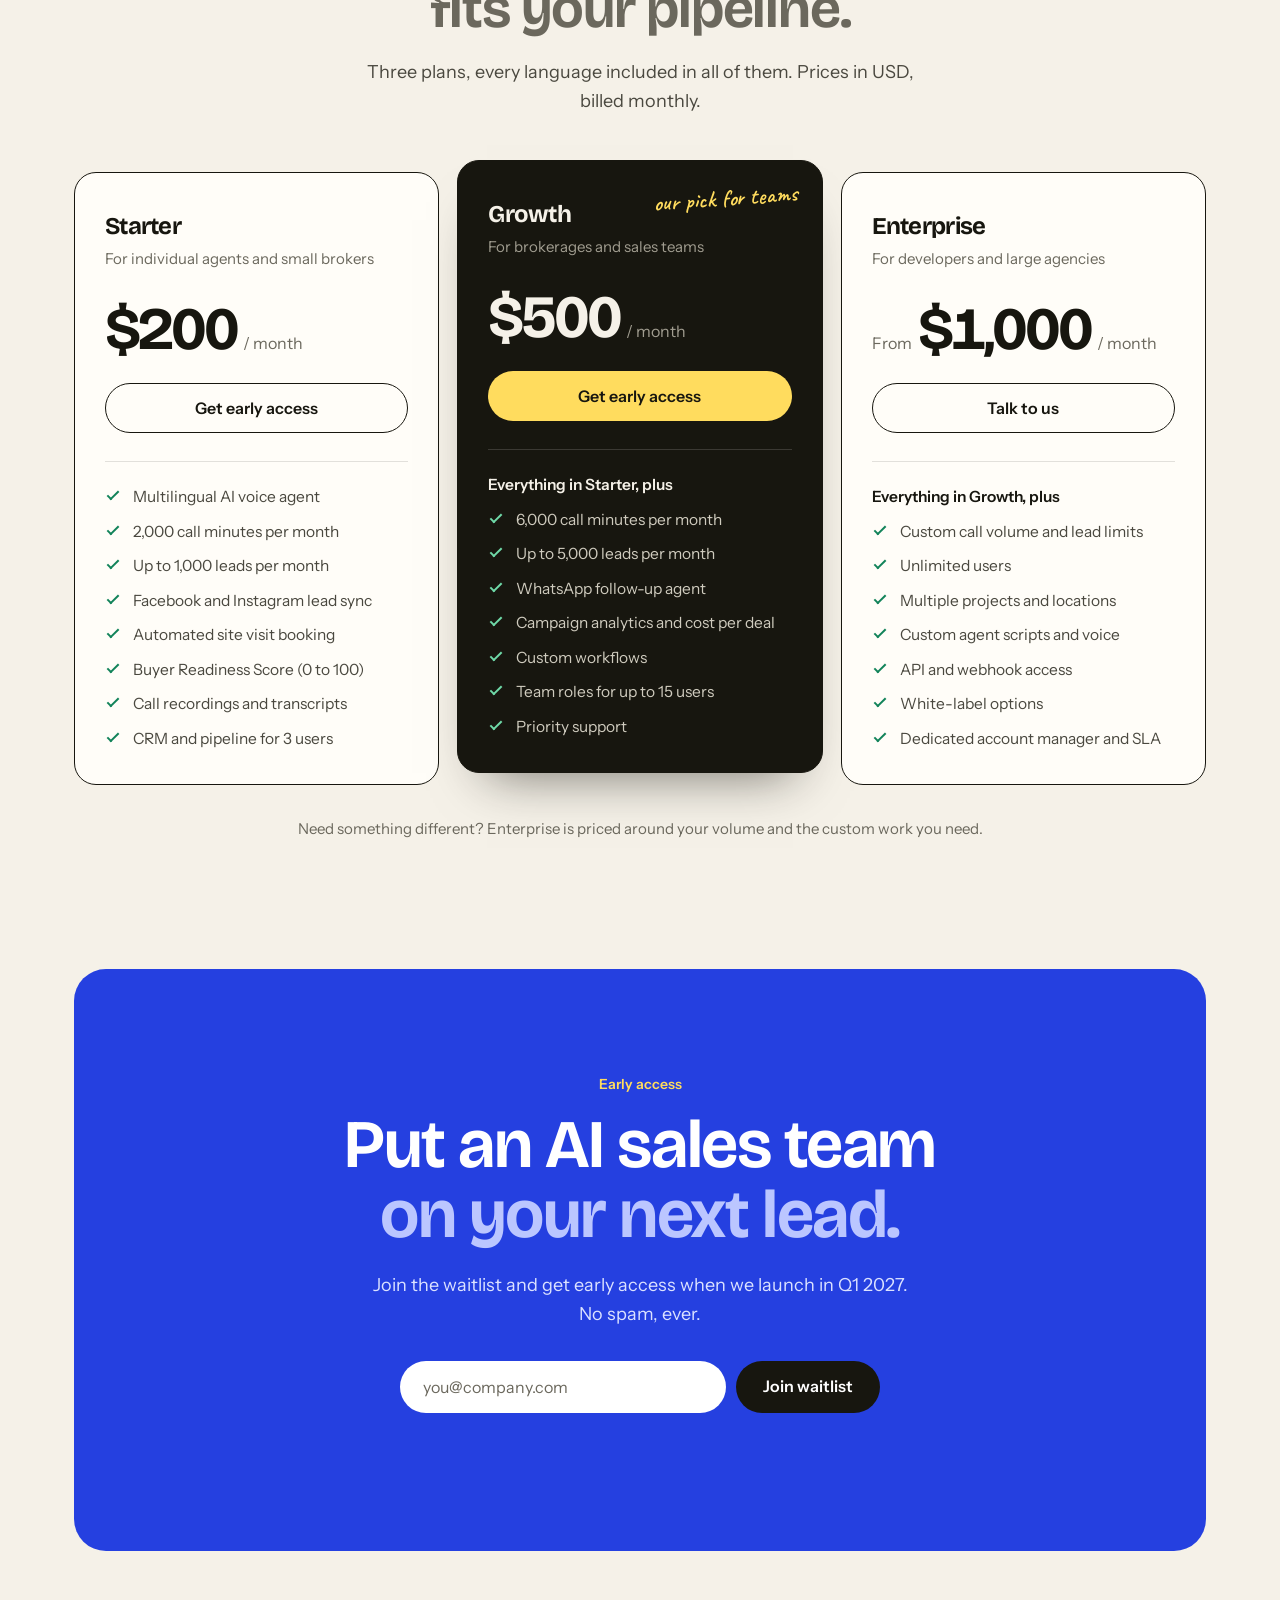
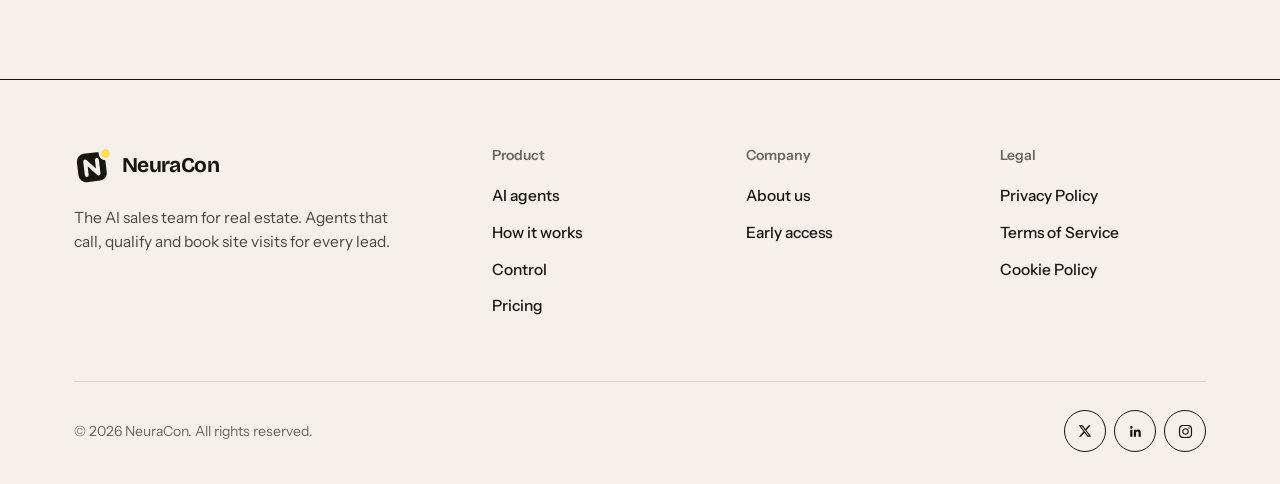
<file: WebLanding/index.html>
<!DOCTYPE html>
<html lang="en">
<head>
  <meta charset="UTF-8">
  <meta name="viewport" content="width=device-width, initial-scale=1.0">
  <title>NeuraCon | The AI Sales Team for Real Estate</title>
  <meta name="description" content="NeuraCon's AI agents call every new real estate lead within 60 seconds, qualify the buyer, and book the site visit, in the buyer's own language.">
  <meta name="keywords" content="NeuraCon, AI sales agents, AI voice agent, real estate, lead qualification, WhatsApp automation, site visit booking, lead scoring">
  <meta name="theme-color" content="#F5F1E8">

  <!-- Favicon -->
  <link rel="icon" type="image/svg+xml" href="assets/images/favicon.svg">
  <link rel="icon" type="image/png" sizes="32x32" href="assets/images/favicon-32.png">
  <link rel="apple-touch-icon" href="assets/images/apple-touch-icon.png">

  <!-- Google Fonts -->
  <link rel="preconnect" href="https://fonts.googleapis.com">
  <link rel="preconnect" href="https://fonts.gstatic.com" crossorigin>
  <link href="https://fonts.googleapis.com/css2?family=Bricolage+Grotesque:opsz,wght@12..96,400..800&family=Instrument+Sans:wght@400;500;600&family=Caveat:wght@500;600&family=Geist+Mono:wght@400;500&display=swap" rel="stylesheet">

  <!-- Styles -->
  <link rel="stylesheet" href="index.css">
</head>
<body>

  <a href="#main" class="skip-link">Skip to content</a>

  <!-- ============ NAVBAR ============ -->
  <nav class="navbar" id="navbar" aria-label="Primary">
    <div class="container">
      <a href="#hero" class="navbar-logo">
        <img src="assets/images/logo-mark.svg" alt="" width="32" height="32">
        <span>NeuraCon</span>
      </a>

      <div class="nav-links" id="navLinks">
        <a href="#features">Agents</a>
        <a href="#how-it-works">How it works</a>
        <a href="#control">Control</a>
        <a href="#pricing">Pricing</a>
      </div>

      <div class="nav-cta">
        <a href="login.html" class="nav-login">Login</a>
        <a href="#waitlist" class="btn btn-primary btn-sm">Get early access</a>
      </div>

      <button type="button" class="hamburger" id="hamburger" onclick="toggleMobile()" aria-label="Toggle menu" aria-controls="navLinks" aria-expanded="false">
        <span></span>
        <span></span>
        <span></span>
      </button>
    </div>
  </nav>

  <main id="main">

  <!-- ============ HERO ============ -->
  <section class="hero" id="hero">
    <div class="container hero-grid">
      <div class="hero-copy">
        <a href="#waitlist" class="launch-tag"><span class="dot"></span>Launching Q1 2027</a>

        <h1 class="hero-title">Every lead called in <em>60 seconds.</em></h1>

        <p class="hero-sub">
          NeuraCon is an AI sales team for real estate. Its agents call each new lead within 60 seconds,
          qualify the buyer, and book the site visit. Day or night, with no manual steps.
        </p>

        <div class="hero-actions">
          <a href="#waitlist" class="btn btn-primary">
            Request early access
            <svg class="i" viewBox="0 0 24 24" aria-hidden="true"><path d="M5 12h14M13 6l6 6-6 6"/></svg>
          </a>
          <a href="#how-it-works" class="btn btn-secondary">See how it works</a>
        </div>

        <dl class="hero-facts">
          <div>
            <dt>Lead to first call</dt>
            <dd>60s</dd>
          </div>
          <div>
            <dt>Agents on duty</dt>
            <dd>24/7</dd>
          </div>
          <div>
            <dt>Languages</dt>
            <dd class="is-text">Multilingual</dd>
          </div>
        </dl>
      </div>

      <!-- Live agent run (illustrative) -->
      <div class="run-wrap">
      <p class="hand-note" aria-hidden="true">one lead, start to finish
        <svg viewBox="0 0 60 44"><path d="M4 6c16 1 32 9 40 28"/><path d="M34 27l10 8 4-13"/></svg>
      </p>
      <figure class="run" id="agentRun">
        <div class="run-bar">
          <span class="run-title">Lead #2841</span>
          <span class="run-live"><span class="dot"></span>Sample run</span>
        </div>

        <div class="run-lead">
          <div class="avatar" aria-hidden="true">SM</div>
          <div class="run-lead-info">
            <strong>Sarah Mitchell</strong>
            <span>3 bed · Riverside · Budget $650k</span>
          </div>
          <div class="score">
            <span class="score-num" data-score="87">87</span>
            <span class="score-label">Buyer score</span>
          </div>
        </div>

        <ol class="run-steps">
          <li class="run-step is-done" data-step data-delay="500">
            <time>10:02:04</time>
            <span class="run-ico" aria-hidden="true"><svg class="i" viewBox="0 0 24 24"><path d="M20 6 9 17l-5-5"/></svg></span>
            <div class="run-body">
              <b>Lead captured</b>
              <span>Instagram lead ad · Skyline Residences</span>
            </div>
          </li>

          <li class="run-step is-call" data-step data-delay="1300">
            <time>10:02:58</time>
            <span class="run-ico" aria-hidden="true"><svg class="i" viewBox="0 0 24 24"><path d="M22 16.92v3a2 2 0 0 1-2.18 2 19.8 19.8 0 0 1-8.63-3.07 19.5 19.5 0 0 1-6-6A19.8 19.8 0 0 1 2.12 4.18 2 2 0 0 1 4.11 2h3a2 2 0 0 1 2 1.72c.13.96.36 1.9.7 2.81a2 2 0 0 1-.45 2.11L8.09 9.91a16 16 0 0 0 6 6l1.27-1.27a2 2 0 0 1 2.11-.45c.91.34 1.85.57 2.81.7A2 2 0 0 1 22 16.92z"/></svg></span>
            <div class="run-body">
              <b>Voice agent on call <span class="tag">54s after capture</span></b>
              <div class="wave" aria-hidden="true"></div>
              <div class="say" data-step data-delay="1400">
                <span class="who">Agent</span>
                <p>Hi Sarah, this is Skyline Residences. Are you still looking for a three bedroom?</p>
              </div>
              <div class="say is-lead" data-step data-delay="1900">
                <span class="who">Sarah</span>
                <p>Yes, I would like to see it this month.</p>
              </div>
            </div>
          </li>

          <li class="run-step is-done" data-step data-delay="2000" data-scores>
            <time>10:06:40</time>
            <span class="run-ico" aria-hidden="true"><svg class="i" viewBox="0 0 24 24"><path d="M20 6 9 17l-5-5"/></svg></span>
            <div class="run-body">
              <b>Qualified</b>
              <span>Budget fit · Ready within 30 days · Positive sentiment</span>
            </div>
          </li>

          <li class="run-step is-done" data-step data-delay="1200">
            <time>10:06:52</time>
            <span class="run-ico" aria-hidden="true"><svg class="i" viewBox="0 0 24 24"><path d="M20 6 9 17l-5-5"/></svg></span>
            <div class="run-body">
              <b>Site visit booked</b>
              <span>Saturday, 11:00 AM · Assigned to Daniel</span>
            </div>
          </li>

          <li class="run-step is-done" data-step data-delay="1000">
            <time>10:06:55</time>
            <span class="run-ico" aria-hidden="true"><svg class="i" viewBox="0 0 24 24"><path d="M20 6 9 17l-5-5"/></svg></span>
            <div class="run-body">
              <b>WhatsApp sent</b>
              <span>Location pin, directions and brochure</span>
            </div>
          </li>
        </ol>

      </figure>
      </div>
    </div>

    <!-- Integrations strip -->
    <div class="container" id="integrations">
      <div class="logos">
        <span class="logos-label">Plugs into the channels you already run</span>
        <ul>
          <li>
            <svg width="20" height="20" viewBox="0 0 24 24" fill="currentColor" aria-hidden="true"><path d="M22 12c0-5.523-4.477-10-10-10S2 6.477 2 12c0 4.991 3.657 9.128 8.438 9.878v-6.987h-2.54V12h2.54V9.797c0-2.506 1.492-3.89 3.777-3.89 1.094 0 2.238.195 2.238.195v2.46h-1.26c-1.243 0-1.63.771-1.63 1.562V12h2.773l-.443 2.89h-2.33v6.988C18.343 21.128 22 16.991 22 12z"/></svg>
            Facebook
          </li>
          <li>
            <svg width="20" height="20" viewBox="0 0 448 512" fill="currentColor" aria-hidden="true"><path d="M224.1 141c-63.6 0-114.9 51.3-114.9 114.9s51.3 114.9 114.9 114.9S339 319.5 339 255.9 287.7 141 224.1 141zm0 189.6c-41.1 0-74.7-33.5-74.7-74.7s33.5-74.7 74.7-74.7 74.7 33.5 74.7 74.7-33.6 74.7-74.7 74.7zm146.4-194.3c0 14.9-12 26.8-26.8 26.8-14.9 0-26.8-12-26.8-26.8s12-26.8 26.8-26.8 26.8 12 26.8 26.8zm76.1 27.2c-1.7-35.9-9.9-67.7-36.2-93.9-26.2-26.2-58-34.4-93.9-36.2-37-2.1-147.9-2.1-184.9 0-35.8 1.7-67.6 9.9-93.9 36.1s-34.4 58-36.2 93.9c-2.1 37-2.1 147.9 0 184.9 1.7 35.9 9.9 67.7 36.2 93.9s58 34.4 93.9 36.2c37 2.1 147.9 2.1 184.9 0 35.9-1.7 67.7-9.9 93.9-36.2 26.2-26.2 34.4-58 36.2-93.9 2.1-37 2.1-147.8 0-184.8zM398.8 388c-7.8 19.6-22.9 34.7-42.6 42.6-29.5 11.7-99.5 9-132.1 9s-102.7 2.6-132.1-9c-19.6-7.8-34.7-22.9-42.6-42.6-11.7-29.5-9-99.5-9-132.1s-2.6-102.7 9-132.1c7.8-19.6 22.9-34.7 42.6-42.6 29.5-11.7 99.5-9 132.1-9s102.7-2.6 132.1 9c19.6 7.8 34.7 22.9 42.6 42.6 11.7 29.5 9 99.5 9 132.1s2.7 102.7-9 132.1z"/></svg>
            Instagram
          </li>
          <li>
            <svg width="20" height="20" viewBox="0 0 24 24" fill="currentColor" aria-hidden="true"><path d="M17.472 14.382c-.297-.149-1.758-.867-2.03-.967-.273-.099-.471-.148-.67.15-.197.297-.767.966-.94 1.164-.173.199-.347.223-.644.075-.297-.15-1.255-.463-2.39-1.475-.883-.788-1.48-1.761-1.653-2.059-.173-.297-.018-.458.13-.606.134-.133.298-.347.446-.52.149-.174.198-.298.298-.497.099-.198.05-.371-.025-.52-.075-.149-.669-1.612-.916-2.207-.242-.579-.487-.5-.669-.51-.173-.008-.371-.01-.57-.01-.198 0-.52.074-.792.372-.272.297-1.04 1.016-1.04 2.479 0 1.462 1.065 2.875 1.213 3.074.149.198 2.096 3.2 5.077 4.487.709.306 1.262.489 1.694.625.712.227 1.36.195 1.871.118.571-.085 1.758-.719 2.006-1.413.248-.694.248-1.289.173-1.413-.074-.124-.272-.198-.57-.347z"/><path d="M12 2C6.477 2 2 6.477 2 12c0 1.89.525 3.66 1.438 5.168L2 22l4.832-1.438A9.955 9.955 0 0012 22c5.523 0 10-4.477 10-10S17.523 2 12 2zm0 18c-1.66 0-3.203-.508-4.484-1.375l-.316-.188-2.684.797.797-2.684-.188-.316A7.953 7.953 0 014 12c0-4.411 3.589-8 8-8s8 3.589 8 8-3.589 8-8 8z"/></svg>
            WhatsApp
          </li>
          <li>
            <svg width="20" height="20" viewBox="0 0 24 24" fill="currentColor" aria-hidden="true"><path d="M22.56 12.25c0-.78-.07-1.53-.2-2.25H12v4.26h5.92a5.06 5.06 0 01-2.2 3.32v2.77h3.56c2.08-1.92 3.28-4.74 3.28-8.1z"/><path d="M12 23c2.97 0 5.46-.98 7.28-2.66l-3.56-2.77c-.98.66-2.23 1.06-3.72 1.06-2.86 0-5.29-1.93-6.16-4.53H2.18v2.84A10.998 10.998 0 0012 23z"/><path d="M5.84 14.09a6.6 6.6 0 010-4.18V7.07H2.18A10.998 10.998 0 001 12c0 1.78.43 3.46 1.18 4.93l3.66-2.84z"/><path d="M12 5.38c1.62 0 3.06.56 4.21 1.64l3.15-3.15C17.45 2.09 14.97 1 12 1 7.7 1 3.99 3.47 2.18 7.07l3.66 2.84c.87-2.6 3.3-4.53 6.16-4.53z"/></svg>
            Google Ads
          </li>
        </ul>
      </div>
    </div>
  </section>

  <!-- ============ PROBLEM ============ -->
  <section class="section" id="problems">
    <div class="container">
      <div class="section-head reveal">
        <span class="section-label">The problem</span>
        <h2 class="section-title">Speed wins the buyer. <em>Most teams are too slow.</em></h2>
      </div>

      <div class="problems">
        <article class="problem reveal">
          <span class="problem-n">01</span>
          <h3>Leads go cold in minutes</h3>
          <p>A buyer who fills your ad form is comparing other projects right now. If your first call comes hours later, someone else has already had the conversation.</p>
        </article>
        <article class="problem reveal">
          <span class="problem-n">02</span>
          <h3>Ad spend you can't trace</h3>
          <p>You spend heavily on Facebook and Instagram ads, but can't see which campaign produced a site visit and which one produced noise.</p>
        </article>
        <article class="problem reveal">
          <span class="problem-n">03</span>
          <h3>Every lead looks the same</h3>
          <p>Without qualification, your team spends the same hour on a casual browser as on a buyer who is ready to book this month.</p>
        </article>
      </div>
    </div>
  </section>

  <!-- ============ AGENTS ============ -->
  <section class="section" id="features">
    <div class="container">
      <div class="section-head reveal">
        <span class="section-label">The team</span>
        <h2 class="section-title">Five agents. <em>One sales pipeline.</em></h2>
        <p class="section-subtitle">Each agent owns one job and hands off to the next, from the first ad click to the buyer standing at your site.</p>
      </div>

      <div class="bento">
        <article class="agent agent-voice reveal">
          <div class="agent-copy">
            <span class="agent-role">Agent 01 · Voice</span>
            <h3>The Caller</h3>
            <p>Calls every new lead within 60 seconds of capture. Asks about budget and timeline, handles objections, and takes inbound calls too.</p>
            <ul class="chips">
              <li>Multilingual</li>
              <li>Outbound + inbound</li>
              <li>Day and night</li>
            </ul>
          </div>
          <div class="agent-visual" aria-hidden="true">
            <div class="call-card">
              <div class="call-top">
                <span class="run-live"><span class="dot"></span>On call</span>
                <span class="call-time">02:14</span>
              </div>
              <div class="wave wave-lg"></div>
              <div class="call-line"><span>Budget</span><b>$600k to $700k</b></div>
              <div class="call-line"><span>Timeline</span><b>Within 30 days</b></div>
              <div class="call-line"><span>Interest</span><b>3 bed, river view</b></div>
            </div>
          </div>
        </article>

        <article class="agent reveal">
          <span class="agent-role">Agent 02 · Scoring</span>
          <h3>The Qualifier</h3>
          <p>Gives every lead a Buyer Readiness Score from 0 to 100, so your team works the right leads first.</p>
          <div class="agent-visual" aria-hidden="true">
            <div class="meter"><span style="width: 87%"></span></div>
            <div class="meter-scale"><span>0</span><b>87</b><span>100</span></div>
            <ul class="chips chips-sm">
              <li>Budget fit</li>
              <li>Timeline</li>
              <li>Engagement</li>
              <li>Sentiment</li>
            </ul>
          </div>
        </article>

        <article class="agent reveal">
          <span class="agent-role">Agent 03 · WhatsApp</span>
          <h3>The Follow-up</h3>
          <p>Sends brochures, floor plans and location pins, answers questions, and keeps the conversation moving on the official WhatsApp API.</p>
          <div class="agent-visual" aria-hidden="true">
            <div class="bubble">Here are the floor plans for the three bedroom you asked about.</div>
            <div class="attach">
              <span><svg class="i" viewBox="0 0 24 24"><path d="M14 2H6a2 2 0 0 0-2 2v16a2 2 0 0 0 2 2h12a2 2 0 0 0 2-2V8z"/><path d="M14 2v6h6M8 13h8M8 17h6"/></svg>Brochure.pdf</span>
              <span><svg class="i" viewBox="0 0 24 24"><path d="M20 10c0 6-8 12-8 12s-8-6-8-12a8 8 0 0 1 16 0z"/><circle cx="12" cy="10" r="3"/></svg>Location pin</span>
            </div>
          </div>
        </article>

        <article class="agent reveal">
          <span class="agent-role">Agent 04 · Scheduling</span>
          <h3>The Scheduler</h3>
          <p>Books the site visit at the buyer's preferred time, sends directions, assigns your on-ground executive and sets the reminder.</p>
          <div class="agent-visual" aria-hidden="true">
            <div class="visit">
              <div class="visit-date"><span>Sat</span><b>11:00</b></div>
              <div class="visit-info">
                <b>Site visit confirmed</b>
                <span>Assigned to Daniel · Reminder set</span>
              </div>
            </div>
          </div>
        </article>

        <article class="agent reveal">
          <span class="agent-role">Agent 05 · Ads</span>
          <h3>The Analyst</h3>
          <p>Syncs Facebook and Instagram leads in real time and shows which campaign brought each buyer, along with your true cost per deal.</p>
          <div class="agent-visual" aria-hidden="true">
            <div class="bars">
              <div class="bar"><span>Campaign A</span><i style="width: 82%"></i></div>
              <div class="bar"><span>Campaign B</span><i style="width: 46%"></i></div>
              <div class="bar"><span>Campaign C</span><i style="width: 21%"></i></div>
            </div>
            <span class="bars-note">Site visits by campaign</span>
          </div>
        </article>
      </div>
    </div>
  </section>

  <!-- ============ HOW IT WORKS ============ -->
  <section class="section" id="how-it-works">
    <div class="container">
      <div class="section-head reveal">
        <span class="section-label">How it works</span>
        <h2 class="section-title">One lead, <em>start to site visit.</em></h2>
        <p class="section-subtitle">Set it up once. The agents run every lead through the same five moments.</p>
      </div>

      <ol class="timeline">
        <li class="reveal">
          <span class="timeline-t">T + 0s</span>
          <h3>Lead comes in</h3>
          <p>A buyer fills the form on your Facebook or Instagram ad. NeuraCon captures it instantly, with no imports and no delays.</p>
        </li>
        <li class="reveal">
          <span class="timeline-t is-hot">T + 60s</span>
          <h3>The agent calls</h3>
          <p>Within 60 seconds the voice agent is on the phone, speaking the buyer's language.</p>
        </li>
        <li class="reveal">
          <span class="timeline-t">On the call</span>
          <h3>Qualified and scored</h3>
          <p>It asks about budget, timeline and preferences, then scores the buyer from 0 to 100.</p>
        </li>
        <li class="reveal">
          <span class="timeline-t">After the call</span>
          <h3>Site visit booked</h3>
          <p>Hot leads get a visit at their preferred time, with location and directions sent on WhatsApp.</p>
        </li>
        <li class="reveal">
          <span class="timeline-t">Visit day</span>
          <h3>Your executive arrives prepared</h3>
          <p>Name, budget, preferences, the call recording and recommended talking points, all in hand.</p>
        </li>
      </ol>
    </div>
  </section>

  <!-- ============ CONTROL ============ -->
  <section class="section" id="control">
    <div class="container control">
      <div class="section-head reveal">
        <span class="section-label">Control</span>
        <h2 class="section-title">The agents do the work. <em>You stay in charge.</em></h2>
        <p class="section-subtitle">Autonomous does not mean unsupervised. Everything the agents say and do is on the record and under your rules.</p>
      </div>

      <ul class="control-list">
        <li class="reveal">
          <span class="control-ico" aria-hidden="true"><svg class="i" viewBox="0 0 24 24"><rect x="9" y="2" width="6" height="12" rx="3"/><path d="M5 10v1a7 7 0 0 0 14 0v-1M12 18v4"/></svg></span>
          <div>
            <h3>Every call recorded and transcribed</h3>
            <p>Listen to any conversation or read it back, lead by lead.</p>
          </div>
        </li>
        <li class="reveal">
          <span class="control-ico" aria-hidden="true"><svg class="i" viewBox="0 0 24 24"><path d="M16 21v-2a4 4 0 0 0-4-4H6a4 4 0 0 0-4 4v2"/><circle cx="9" cy="7" r="4"/><path d="m16 11 2 2 4-4"/></svg></span>
          <div>
            <h3>Clean handoff to your people</h3>
            <p>Your sales executive closes the deal, with the full lead context in front of them.</p>
          </div>
        </li>
        <li class="reveal">
          <span class="control-ico" aria-hidden="true"><svg class="i" viewBox="0 0 24 24"><path d="M4 21v-7M4 10V3M12 21v-9M12 8V3M20 21v-5M20 12V3M1 14h6M9 8h6M17 16h6"/></svg></span>
          <div>
            <h3>Workflows built around your process</h3>
            <p>Shape how leads are qualified, followed up and routed to fit the way you sell.</p>
          </div>
        </li>
        <li class="reveal">
          <span class="control-ico" aria-hidden="true"><svg class="i" viewBox="0 0 24 24"><path d="M16 21v-2a4 4 0 0 0-4-4H6a4 4 0 0 0-4 4v2"/><circle cx="9" cy="7" r="4"/><path d="M22 21v-2a4 4 0 0 0-3-3.87M16 3.13a4 4 0 0 1 0 7.75"/></svg></span>
          <div>
            <h3>Team roles and permissions</h3>
            <p>Decide who sees which leads, campaigns and recordings.</p>
          </div>
        </li>
      </ul>
    </div>
  </section>

  <!-- ============ PRICING ============ -->
  <section class="section" id="pricing">
    <div class="container">
      <div class="section-head is-center reveal">
        <span class="section-label">Pricing</span>
        <h2 class="section-title">Hire the team that <em>fits your pipeline.</em></h2>
        <p class="section-subtitle">Three plans, every language included in all of them. Prices in USD, billed monthly.</p>
      </div>

      <div class="plans">
        <article class="plan reveal">
          <h3>Starter</h3>
          <p class="plan-for">For individual agents and small brokers</p>
          <div class="plan-price"><span class="amt">$200</span><span class="per">/ month</span></div>
          <a href="#waitlist" class="btn btn-secondary btn-block">Get early access</a>
          <ul class="plan-list">
            <li>Multilingual AI voice agent</li>
            <li>2,000 call minutes per month</li>
            <li>Up to 1,000 leads per month</li>
            <li>Facebook and Instagram lead sync</li>
            <li>Automated site visit booking</li>
            <li>Buyer Readiness Score (0 to 100)</li>
            <li>Call recordings and transcripts</li>
            <li>CRM and pipeline for 3 users</li>
          </ul>
        </article>

        <article class="plan is-featured reveal">
          <span class="plan-badge">our pick for teams</span>
          <h3>Growth</h3>
          <p class="plan-for">For brokerages and sales teams</p>
          <div class="plan-price"><span class="amt">$500</span><span class="per">/ month</span></div>
          <a href="#waitlist" class="btn btn-primary btn-block">Get early access</a>
          <ul class="plan-list">
            <li class="plan-plus">Everything in Starter, plus</li>
            <li>6,000 call minutes per month</li>
            <li>Up to 5,000 leads per month</li>
            <li>WhatsApp follow-up agent</li>
            <li>Campaign analytics and cost per deal</li>
            <li>Custom workflows</li>
            <li>Team roles for up to 15 users</li>
            <li>Priority support</li>
          </ul>
        </article>

        <article class="plan reveal">
          <h3>Enterprise</h3>
          <p class="plan-for">For developers and large agencies</p>
          <div class="plan-price"><span class="from">From</span><span class="amt">$1,000</span><span class="per">/ month</span></div>
          <a href="#waitlist" class="btn btn-secondary btn-block">Talk to us</a>
          <ul class="plan-list">
            <li class="plan-plus">Everything in Growth, plus</li>
            <li>Custom call volume and lead limits</li>
            <li>Unlimited users</li>
            <li>Multiple projects and locations</li>
            <li>Custom agent scripts and voice</li>
            <li>API and webhook access</li>
            <li>White-label options</li>
            <li>Dedicated account manager and SLA</li>
          </ul>
        </article>
      </div>

      <p class="plans-note">Need something different? Enterprise is priced around your volume and the custom work you need.</p>
    </div>
  </section>

  <!-- ============ CTA / WAITLIST ============ -->
  <section class="cta-section" id="waitlist">
    <div class="container">
      <div class="cta-inner reveal">
        <span class="section-label">Early access</span>
        <h2 class="section-title">Put an AI sales team <em>on your next lead.</em></h2>
        <p class="section-subtitle">
          Join the waitlist and get early access when we launch in Q1 2027. No spam, ever.
        </p>

        <form class="waitlist-form" id="waitlistForm" action="https://formspree.io/f/xlgplaop" method="POST" onsubmit="handleWaitlist(event)">
          <label for="waitlist-email" class="sr-only">Work email</label>
          <input type="email" id="waitlist-email" name="email" placeholder="you@company.com" autocomplete="email" required>
          <button type="submit" class="btn btn-primary">Join waitlist</button>
        </form>

        <p class="waitlist-error" id="waitlistError" role="alert"></p>

        <div class="waitlist-success" id="waitlistSuccess" role="status">
          <svg class="i" viewBox="0 0 24 24" aria-hidden="true"><path d="M20 6 9 17l-5-5"/></svg>
          You're on the list. We'll reach out soon.
        </div>
      </div>
    </div>
  </section>

  </main>

  <!-- ============ FOOTER ============ -->
  <footer class="footer" id="contact">
    <div class="container">
      <div class="footer-grid">
        <div class="footer-brand">
          <a href="#hero" class="navbar-logo">
            <img src="assets/images/logo-mark.svg" alt="" width="32" height="32">
            <span>NeuraCon</span>
          </a>
          <p>The AI sales team for real estate. Agents that call, qualify and book site visits for every lead.</p>
        </div>

        <div class="footer-col">
          <h4>Product</h4>
          <a href="#features">AI agents</a>
          <a href="#how-it-works">How it works</a>
          <a href="#control">Control</a>
          <a href="#pricing">Pricing</a>
        </div>

        <div class="footer-col">
          <h4>Company</h4>
          <a href="about.html">About us</a>
          <a href="#waitlist">Early access</a>
        </div>

        <div class="footer-col">
          <h4>Legal</h4>
          <a href="privacy.html">Privacy Policy</a>
          <a href="terms.html">Terms of Service</a>
          <a href="cookie.html">Cookie Policy</a>
        </div>
      </div>

      <div class="footer-bottom">
        <p>&copy; 2026 NeuraCon. All rights reserved.</p>
        <div class="footer-socials">
          <a href="#" aria-label="X (Twitter)"><svg width="14" height="14" viewBox="0 0 24 24" fill="currentColor" aria-hidden="true"><path d="M18.244 2.25h3.308l-7.227 8.26 8.502 11.24H16.17l-5.214-6.817L4.99 21.75H1.68l7.73-8.835L1.254 2.25H8.08l4.713 6.231zm-1.161 17.52h1.833L7.084 4.126H5.117z"/></svg></a>
          <a href="#" aria-label="LinkedIn"><svg width="15" height="15" viewBox="0 0 24 24" fill="currentColor" aria-hidden="true"><path d="M20.447 20.452h-3.554v-5.569c0-1.328-.027-3.037-1.852-3.037-1.853 0-2.136 1.445-2.136 2.939v5.667H9.351V9h3.414v1.561h.046c.477-.9 1.637-1.85 3.37-1.85 3.601 0 4.267 2.37 4.267 5.455v6.286zM5.337 7.433a2.062 2.062 0 1 1 0-4.124 2.062 2.062 0 0 1 0 4.124zM7.119 20.452H3.555V9h3.564v11.452z"/></svg></a>
          <a href="#" aria-label="Instagram"><svg width="15" height="15" viewBox="0 0 448 512" fill="currentColor" aria-hidden="true"><path d="M224.1 141c-63.6 0-114.9 51.3-114.9 114.9s51.3 114.9 114.9 114.9S339 319.5 339 255.9 287.7 141 224.1 141zm0 189.6c-41.1 0-74.7-33.5-74.7-74.7s33.5-74.7 74.7-74.7 74.7 33.5 74.7 74.7-33.6 74.7-74.7 74.7zm146.4-194.3c0 14.9-12 26.8-26.8 26.8-14.9 0-26.8-12-26.8-26.8s12-26.8 26.8-26.8 26.8 12 26.8 26.8zm76.1 27.2c-1.7-35.9-9.9-67.7-36.2-93.9-26.2-26.2-58-34.4-93.9-36.2-37-2.1-147.9-2.1-184.9 0-35.8 1.7-67.6 9.9-93.9 36.1s-34.4 58-36.2 93.9c-2.1 37-2.1 147.9 0 184.9 1.7 35.9 9.9 67.7 36.2 93.9s58 34.4 93.9 36.2c37 2.1 147.9 2.1 184.9 0 35.9-1.7 67.7-9.9 93.9-36.2 26.2-26.2 34.4-58 36.2-93.9 2.1-37 2.1-147.8 0-184.8zM398.8 388c-7.8 19.6-22.9 34.7-42.6 42.6-29.5 11.7-99.5 9-132.1 9s-102.7 2.6-132.1-9c-19.6-7.8-34.7-22.9-42.6-42.6-11.7-29.5-9-99.5-9-132.1s-2.6-102.7 9-132.1c7.8-19.6 22.9-34.7 42.6-42.6 29.5-11.7 99.5-9 132.1-9s102.7-2.6 132.1 9c19.6 7.8 34.7 22.9 42.6 42.6 11.7 29.5 9 99.5 9 132.1s2.7 102.7-9 132.1z"/></svg></a>
        </div>
      </div>
    </div>
  </footer>

  <!-- Scripts -->
  <script src="script.js"></script>
</body>
</html>
</file>
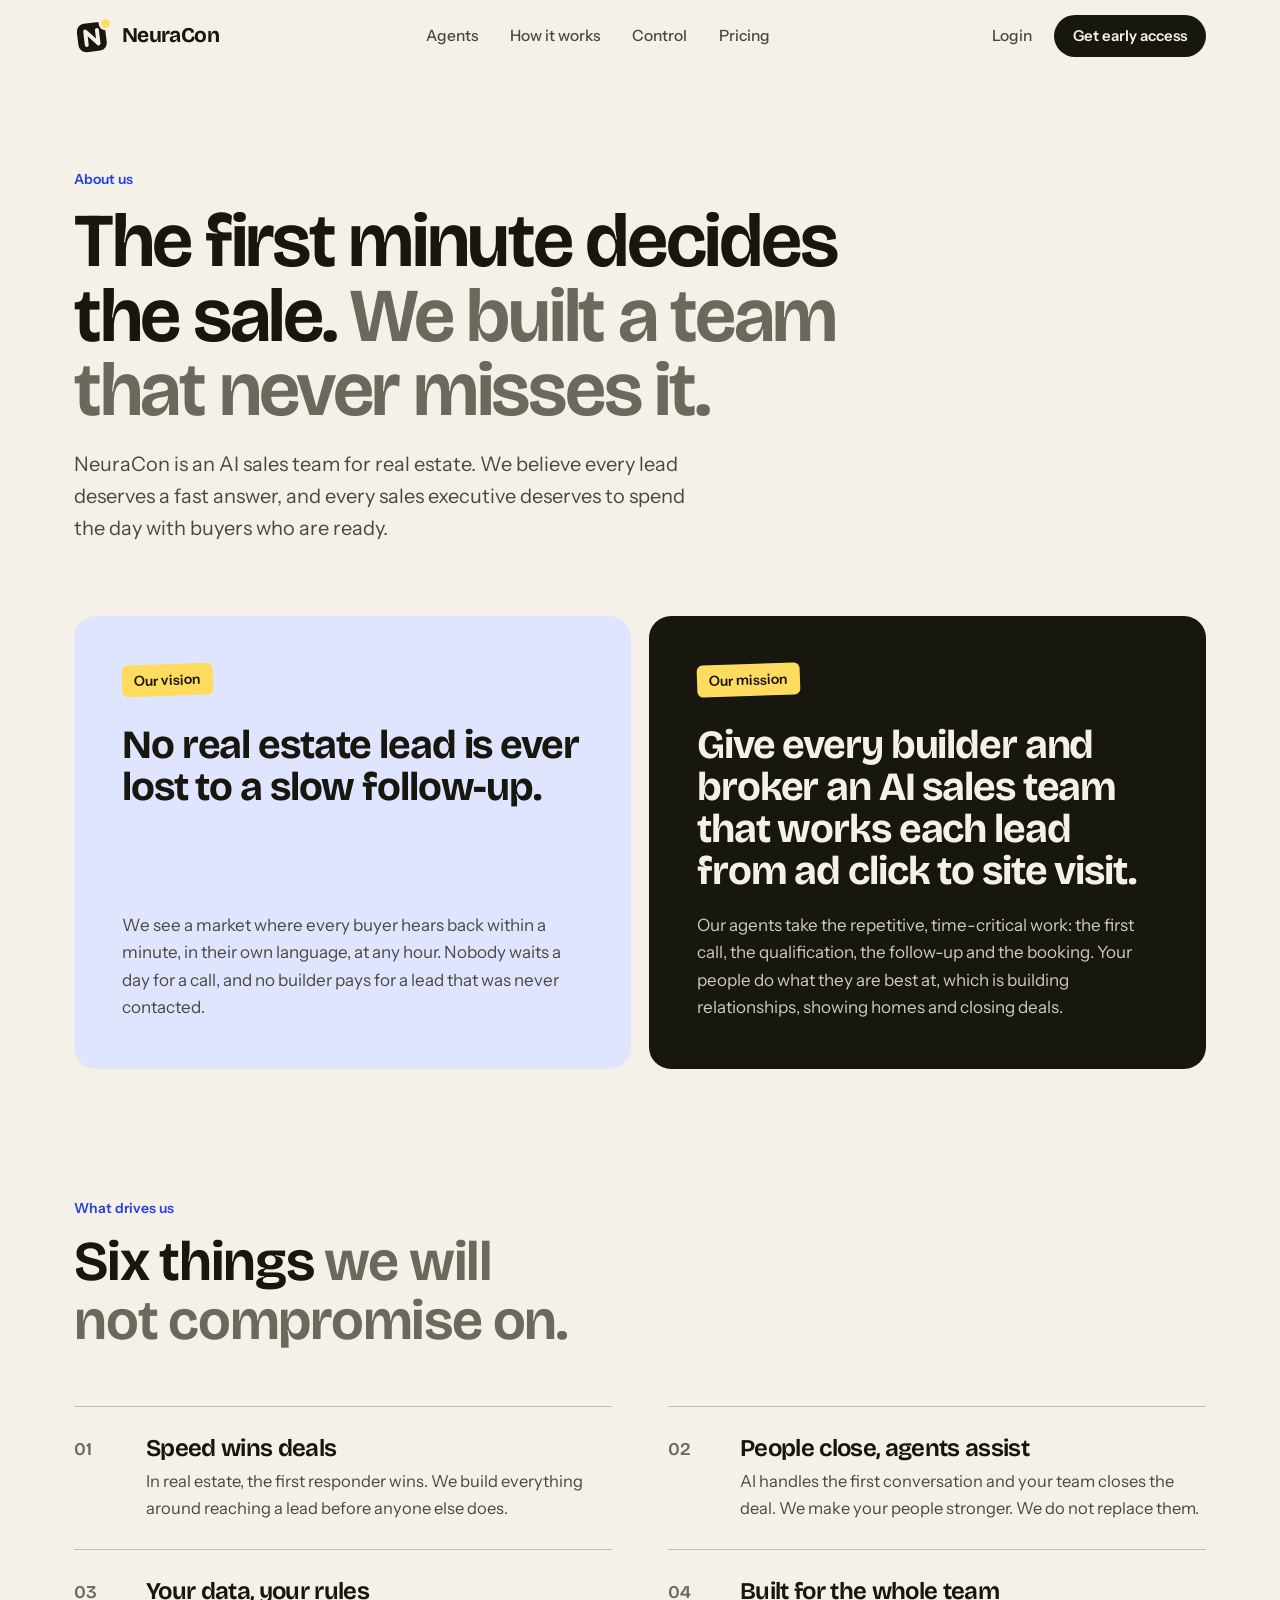
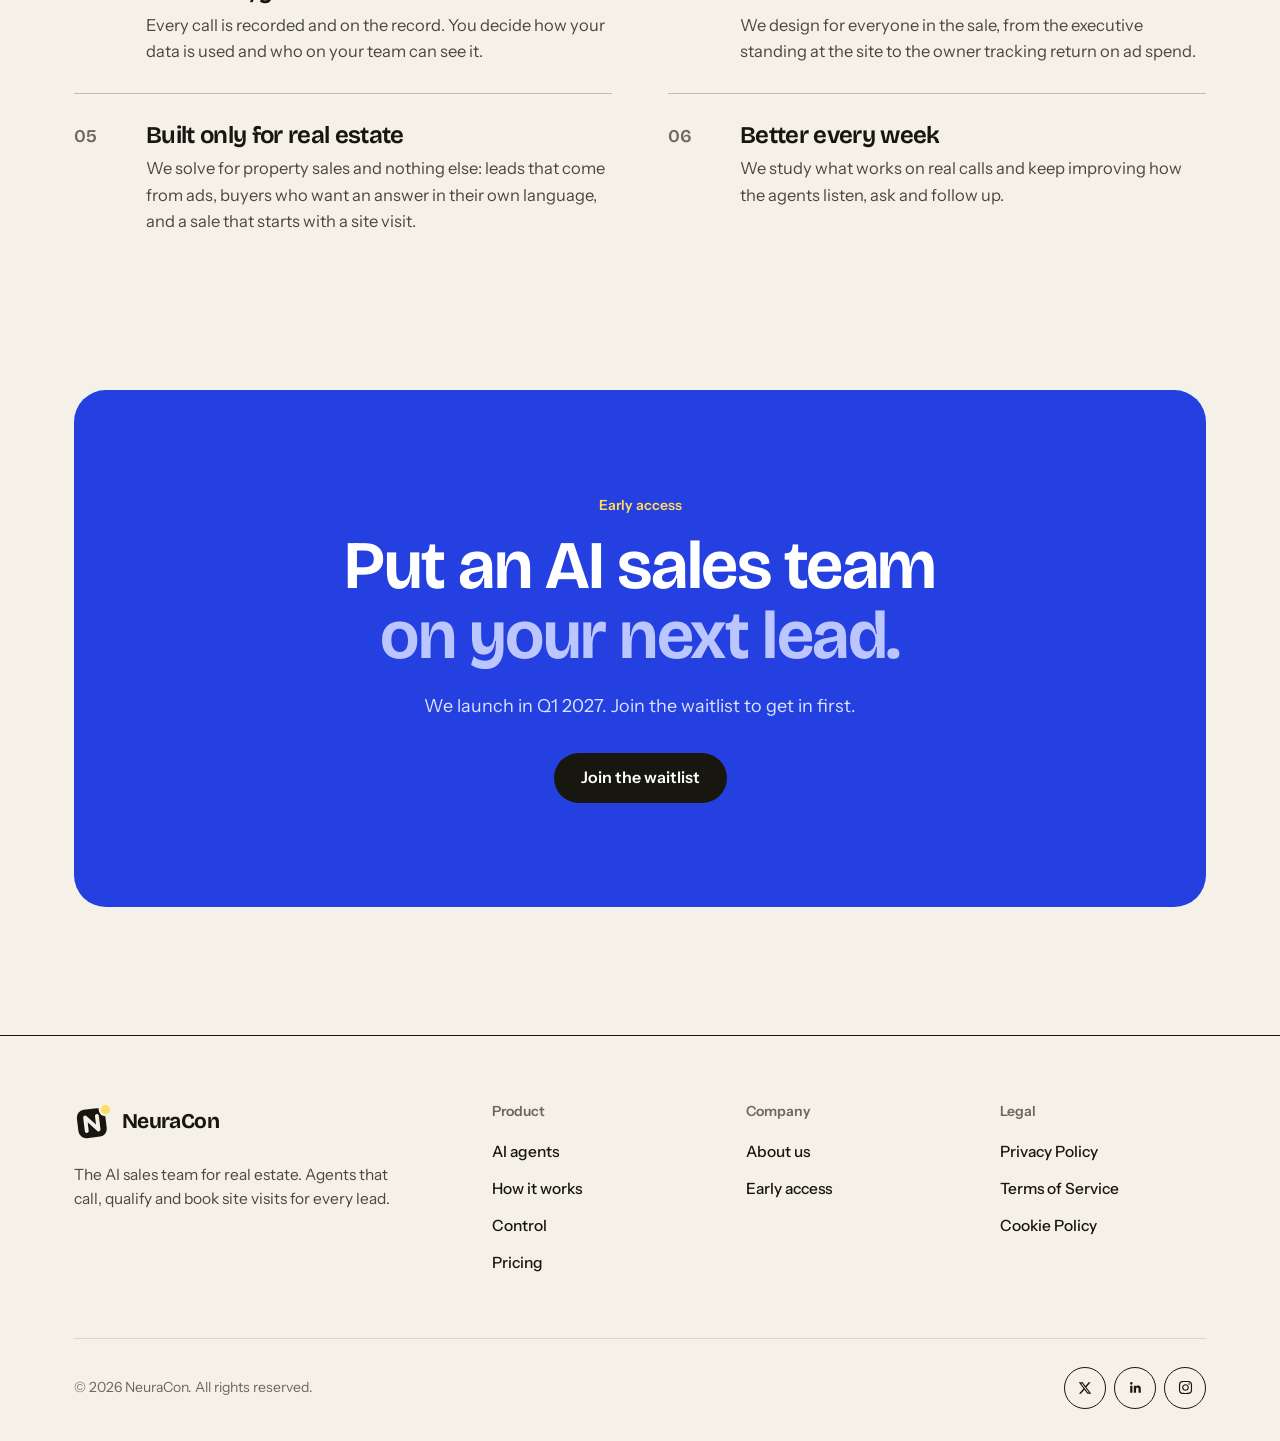
<file: WebLanding/about.html>
<!DOCTYPE html>
<html lang="en">
<head>
  <meta charset="UTF-8">
  <meta name="viewport" content="width=device-width, initial-scale=1.0">
  <title>About Us | NeuraCon</title>
  <meta name="description" content="NeuraCon is building an AI sales team for real estate. Our vision, our mission and how we work.">
  <meta name="theme-color" content="#F5F1E8">
  <link rel="icon" type="image/svg+xml" href="assets/images/favicon.svg">
  <link rel="icon" type="image/png" sizes="32x32" href="assets/images/favicon-32.png">
  <link rel="apple-touch-icon" href="assets/images/apple-touch-icon.png">
  <link rel="preconnect" href="https://fonts.googleapis.com">
  <link rel="preconnect" href="https://fonts.gstatic.com" crossorigin>
  <link href="https://fonts.googleapis.com/css2?family=Bricolage+Grotesque:opsz,wght@12..96,400..800&family=Instrument+Sans:wght@400;500;600&family=Caveat:wght@500;600&family=Geist+Mono:wght@400;500&display=swap" rel="stylesheet">
  <link rel="stylesheet" href="index.css">
  <style>
    .about-hero {
      padding: 168px 0 72px;
    }
    .about-hero .section-title {
      font-size: clamp(2.5rem, 6vw, 4.75rem);
      line-height: 0.98;
      letter-spacing: -0.03em;
      max-width: 940px;
    }
    .about-hero .section-subtitle {
      max-width: 620px;
      font-size: 1.25rem;
    }
    .vm-grid {
      display: grid;
      grid-template-columns: 1fr 1fr;
      gap: 18px;
    }
    .vm-card {
      display: flex;
      flex-direction: column;
      padding: clamp(28px, 4vw, 48px);
      border-radius: var(--border-radius-lg);
      background: var(--tint-blue);
    }
    .vm-card.mission {
      --text-primary: #F5F1E8;
      --text-secondary: #CFCBBE;
      background: var(--ink);
      color: var(--text-primary);
    }
    .vm-tag {
      align-self: flex-start;
      padding: 5px 12px;
      margin-bottom: 28px;
      border-radius: 6px;
      background: var(--marker);
      font-size: 0.875rem;
      font-weight: 600;
      color: var(--ink);
      transform: rotate(-2deg);
    }
    .vm-card h2 {
      font-family: var(--font-display);
      font-size: clamp(1.75rem, 3.2vw, 2.5rem);
      font-weight: 700;
      letter-spacing: -0.028em;
      line-height: 1.05;
      margin-bottom: 20px;
      text-wrap: balance;
    }
    .vm-card p {
      color: var(--text-secondary);
      font-size: 1.0625rem;
      line-height: 1.6;
      margin-top: auto;
    }
    .values {
      display: grid;
      grid-template-columns: 1fr 1fr;
      column-gap: 56px;
    }
    .value {
      display: grid;
      grid-template-columns: 56px minmax(0, 1fr);
      gap: 8px 16px;
      padding: 28px 0;
      border-top: 1px solid var(--line-strong);
    }
    .value span {
      font-family: var(--font-display);
      font-size: 1.125rem;
      font-weight: 600;
      color: var(--text-muted);
      line-height: 1.6;
    }
    .value h3 {
      font-family: var(--font-display);
      font-size: 1.5rem;
      font-weight: 650;
      letter-spacing: -0.028em;
      line-height: 1.15;
      margin-bottom: 6px;
    }
    .value p {
      color: var(--text-secondary);
      font-size: 1.0313rem;
      line-height: 1.6;
    }
    .about-cta .btn {
      background: var(--ink);
      color: #FFFFFF;
    }
    .about-cta .btn:hover {
      background: var(--marker);
      color: var(--ink);
    }
    @media (max-width: 860px) {
      .vm-grid, .values { grid-template-columns: 1fr; }
      .about-hero { padding: 128px 0 48px; }
    }
  </style>
</head>
<body>

  <a href="#main" class="skip-link">Skip to content</a>

  <!-- NAVBAR -->
  <nav class="navbar" id="navbar" aria-label="Primary">
    <div class="container">
      <a href="index.html" class="navbar-logo">
        <img src="assets/images/logo-mark.svg" alt="" width="38" height="38">
        <span>NeuraCon</span>
      </a>
      <div class="nav-links" id="navLinks">
        <a href="index.html#features">Agents</a>
        <a href="index.html#how-it-works">How it works</a>
        <a href="index.html#control">Control</a>
        <a href="index.html#pricing">Pricing</a>
      </div>
      <div class="nav-cta">
        <a href="login.html" class="nav-login">Login</a>
        <a href="index.html#waitlist" class="btn btn-primary btn-sm">Get early access</a>
      </div>
      <button type="button" class="hamburger" id="hamburger" onclick="toggleMobile()" aria-label="Toggle menu" aria-controls="navLinks" aria-expanded="false">
        <span></span><span></span><span></span>
      </button>
    </div>
  </nav>

  <main id="main">

  <!-- PAGE HERO -->
  <section class="about-hero">
    <div class="container">
      <span class="section-label">About us</span>
      <h1 class="section-title">The first minute decides the sale. <em>We built a team that never misses it.</em></h1>
      <p class="section-subtitle">
        NeuraCon is an AI sales team for real estate. We believe every lead deserves a fast answer,
        and every sales executive deserves to spend the day with buyers who are ready.
      </p>
    </div>
  </section>

  <!-- VISION & MISSION -->
  <section class="section" style="padding-top: 0;">
    <div class="container">
      <div class="vm-grid">
        <article class="vm-card vision reveal">
          <span class="vm-tag">Our vision</span>
          <h2>No real estate lead is ever lost to a slow follow-up.</h2>
          <p>We see a market where every buyer hears back within a minute, in their own language, at any hour. Nobody waits a day for a call, and no builder pays for a lead that was never contacted.</p>
        </article>

        <article class="vm-card mission reveal">
          <span class="vm-tag">Our mission</span>
          <h2>Give every builder and broker an AI sales team that works each lead from ad click to site visit.</h2>
          <p>Our agents take the repetitive, time-critical work: the first call, the qualification, the follow-up and the booking. Your people do what they are best at, which is building relationships, showing homes and closing deals.</p>
        </article>
      </div>
    </div>
  </section>

  <!-- HOW WE WORK -->
  <section class="section" style="padding-top: 0;">
    <div class="container">
      <div class="section-head reveal">
        <span class="section-label">What drives us</span>
        <h2 class="section-title">Six things <em>we will not compromise on.</em></h2>
      </div>

      <div class="values">
        <article class="value reveal">
          <span>01</span>
          <div>
            <h3>Speed wins deals</h3>
            <p>In real estate, the first responder wins. We build everything around reaching a lead before anyone else does.</p>
          </div>
        </article>
        <article class="value reveal">
          <span>02</span>
          <div>
            <h3>People close, agents assist</h3>
            <p>AI handles the first conversation and your team closes the deal. We make your people stronger. We do not replace them.</p>
          </div>
        </article>
        <article class="value reveal">
          <span>03</span>
          <div>
            <h3>Your data, your rules</h3>
            <p>Every call is recorded and on the record. You decide how your data is used and who on your team can see it.</p>
          </div>
        </article>
        <article class="value reveal">
          <span>04</span>
          <div>
            <h3>Built for the whole team</h3>
            <p>We design for everyone in the sale, from the executive standing at the site to the owner tracking return on ad spend.</p>
          </div>
        </article>
        <article class="value reveal">
          <span>05</span>
          <div>
            <h3>Built only for real estate</h3>
            <p>We solve for property sales and nothing else: leads that come from ads, buyers who want an answer in their own language, and a sale that starts with a site visit.</p>
          </div>
        </article>
        <article class="value reveal">
          <span>06</span>
          <div>
            <h3>Better every week</h3>
            <p>We study what works on real calls and keep improving how the agents listen, ask and follow up.</p>
          </div>
        </article>
      </div>
    </div>
  </section>

  <!-- CTA -->
  <section class="cta-section">
    <div class="container">
      <div class="cta-inner about-cta reveal">
        <span class="section-label">Early access</span>
        <h2 class="section-title">Put an AI sales team <em>on your next lead.</em></h2>
        <p class="section-subtitle">We launch in Q1 2027. Join the waitlist to get in first.</p>
        <a href="index.html#waitlist" class="btn">Join the waitlist</a>
      </div>
    </div>
  </section>

  </main>

  <!-- FOOTER -->
  <footer class="footer" id="contact">
    <div class="container">
      <div class="footer-grid">
        <div class="footer-brand">
          <a href="index.html" class="navbar-logo">
            <img src="assets/images/logo-mark.svg" alt="" width="38" height="38">
            <span>NeuraCon</span>
          </a>
          <p>The AI sales team for real estate. Agents that call, qualify and book site visits for every lead.</p>
        </div>
        <div class="footer-col">
          <h4>Product</h4>
          <a href="index.html#features">AI agents</a>
          <a href="index.html#how-it-works">How it works</a>
          <a href="index.html#control">Control</a>
          <a href="index.html#pricing">Pricing</a>
        </div>
        <div class="footer-col">
          <h4>Company</h4>
          <a href="about.html">About us</a>
          <a href="index.html#waitlist">Early access</a>
        </div>
        <div class="footer-col">
          <h4>Legal</h4>
          <a href="privacy.html">Privacy Policy</a>
          <a href="terms.html">Terms of Service</a>
          <a href="cookie.html">Cookie Policy</a>
        </div>
      </div>
      <div class="footer-bottom">
        <p>&copy; 2026 NeuraCon. All rights reserved.</p>
        <div class="footer-socials">
          <a href="#" aria-label="X (Twitter)"><svg width="14" height="14" viewBox="0 0 24 24" fill="currentColor" aria-hidden="true"><path d="M18.244 2.25h3.308l-7.227 8.26 8.502 11.24H16.17l-5.214-6.817L4.99 21.75H1.68l7.73-8.835L1.254 2.25H8.08l4.713 6.231zm-1.161 17.52h1.833L7.084 4.126H5.117z"/></svg></a>
          <a href="#" aria-label="LinkedIn"><svg width="15" height="15" viewBox="0 0 24 24" fill="currentColor" aria-hidden="true"><path d="M20.447 20.452h-3.554v-5.569c0-1.328-.027-3.037-1.852-3.037-1.853 0-2.136 1.445-2.136 2.939v5.667H9.351V9h3.414v1.561h.046c.477-.9 1.637-1.85 3.37-1.85 3.601 0 4.267 2.37 4.267 5.455v6.286zM5.337 7.433a2.062 2.062 0 1 1 0-4.124 2.062 2.062 0 0 1 0 4.124zM7.119 20.452H3.555V9h3.564v11.452z"/></svg></a>
          <a href="#" aria-label="Instagram"><svg width="15" height="15" viewBox="0 0 448 512" fill="currentColor" aria-hidden="true"><path d="M224.1 141c-63.6 0-114.9 51.3-114.9 114.9s51.3 114.9 114.9 114.9S339 319.5 339 255.9 287.7 141 224.1 141zm0 189.6c-41.1 0-74.7-33.5-74.7-74.7s33.5-74.7 74.7-74.7 74.7 33.5 74.7 74.7-33.6 74.7-74.7 74.7zm146.4-194.3c0 14.9-12 26.8-26.8 26.8-14.9 0-26.8-12-26.8-26.8s12-26.8 26.8-26.8 26.8 12 26.8 26.8zm76.1 27.2c-1.7-35.9-9.9-67.7-36.2-93.9-26.2-26.2-58-34.4-93.9-36.2-37-2.1-147.9-2.1-184.9 0-35.8 1.7-67.6 9.9-93.9 36.1s-34.4 58-36.2 93.9c-2.1 37-2.1 147.9 0 184.9 1.7 35.9 9.9 67.7 36.2 93.9s58 34.4 93.9 36.2c37 2.1 147.9 2.1 184.9 0 35.9-1.7 67.7-9.9 93.9-36.2 26.2-26.2 34.4-58 36.2-93.9 2.1-37 2.1-147.8 0-184.8zM398.8 388c-7.8 19.6-22.9 34.7-42.6 42.6-29.5 11.7-99.5 9-132.1 9s-102.7 2.6-132.1-9c-19.6-7.8-34.7-22.9-42.6-42.6-11.7-29.5-9-99.5-9-132.1s-2.6-102.7 9-132.1c7.8-19.6 22.9-34.7 42.6-42.6 29.5-11.7 99.5-9 132.1-9s102.7-2.6 132.1 9c19.6 7.8 34.7 22.9 42.6 42.6 11.7 29.5 9 99.5 9 132.1s2.7 102.7-9 132.1z"/></svg></a>
        </div>
      </div>
    </div>
  </footer>

  <script src="script.js"></script>
</body>
</html>
</file>
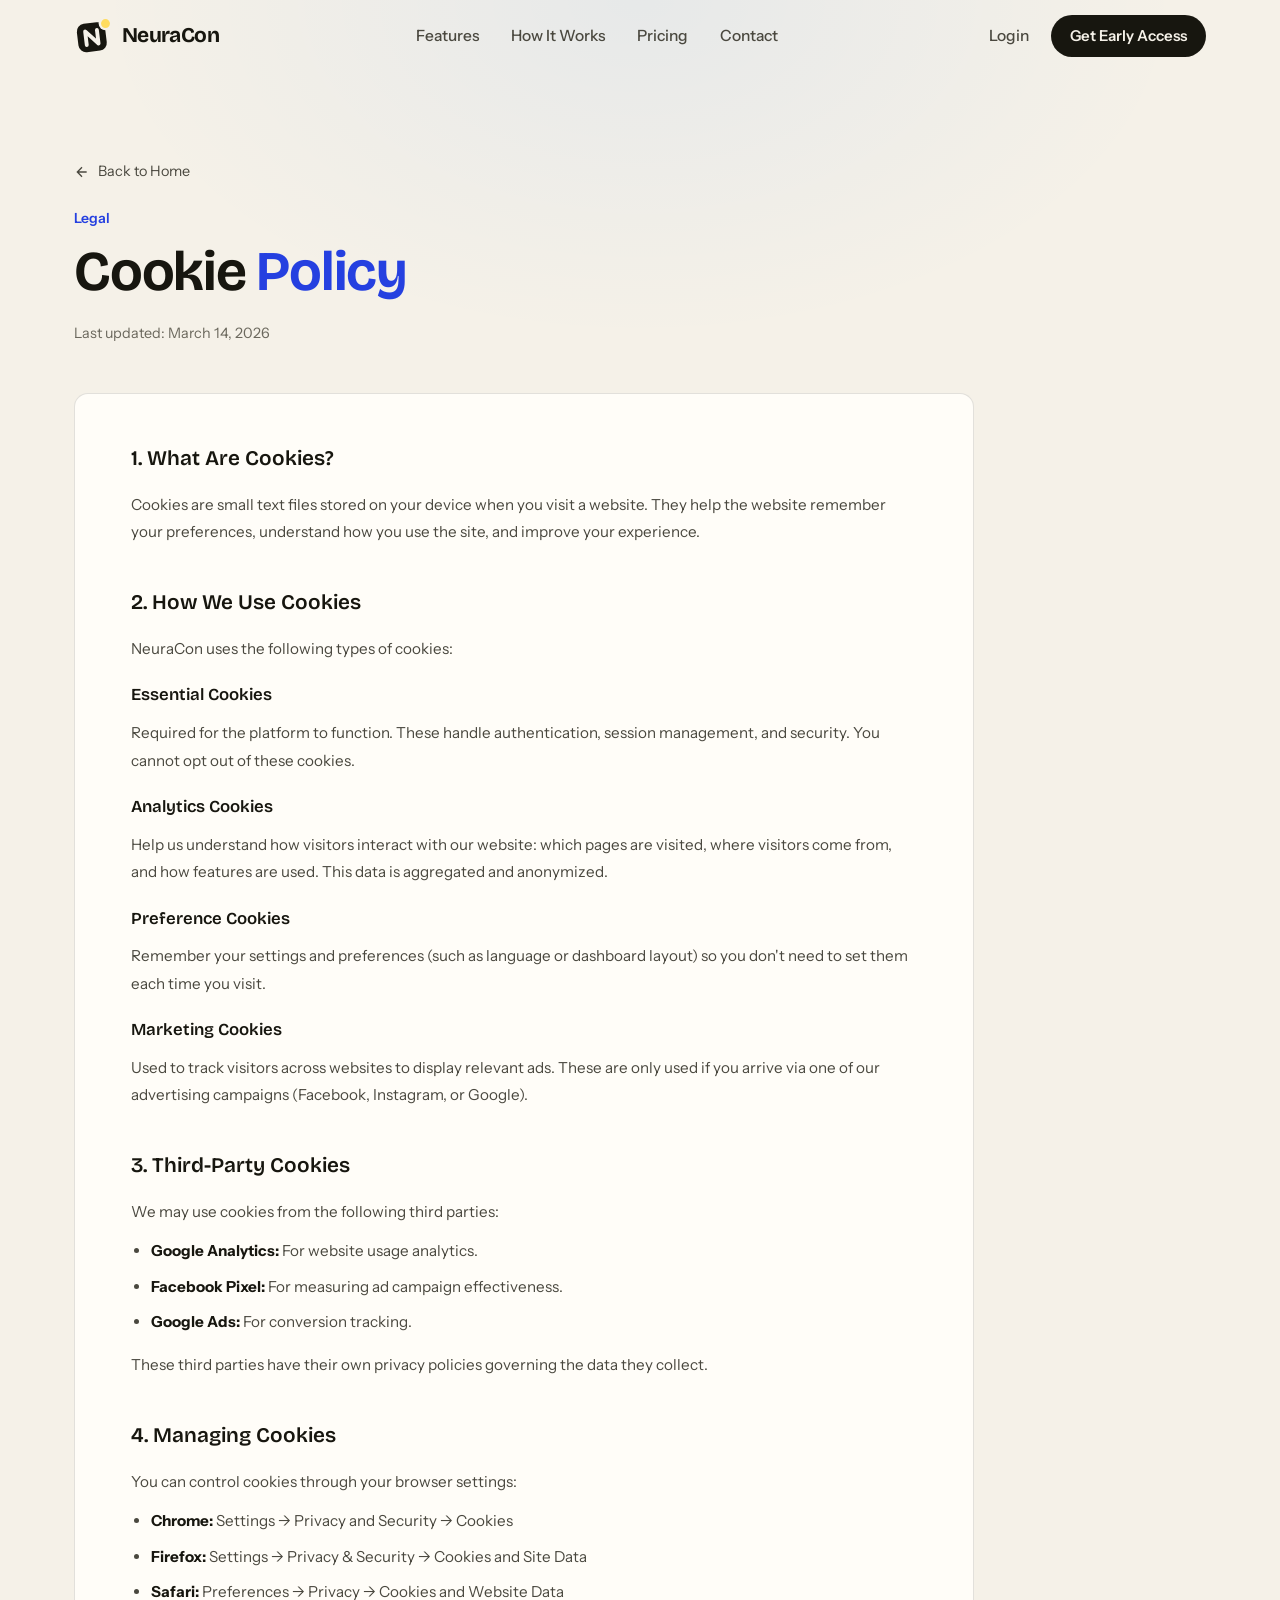
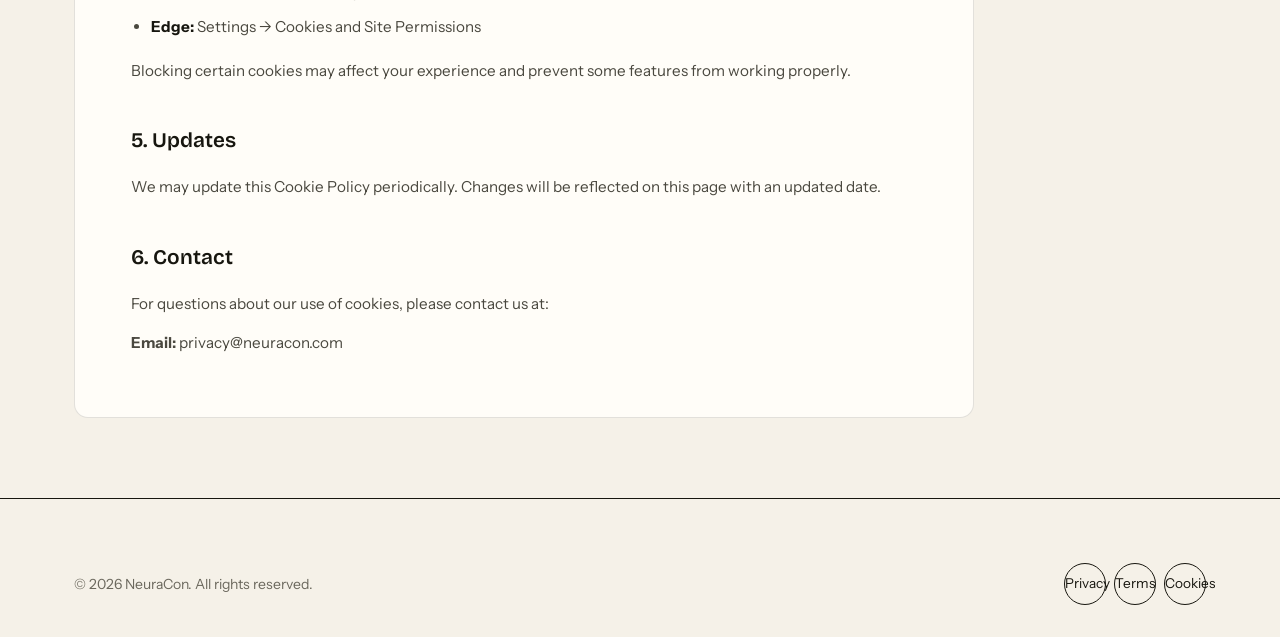
<file: WebLanding/cookie.html>
<!DOCTYPE html>
<html lang="en">
<head>
  <meta charset="UTF-8">
  <meta name="viewport" content="width=device-width, initial-scale=1.0">
  <title>Cookie Policy | NeuraCon</title>
  <meta name="description" content="NeuraCon Cookie Policy: how we use cookies and similar technologies.">
  <meta name="theme-color" content="#F5F1E8">
  <link rel="icon" type="image/svg+xml" href="assets/images/favicon.svg">
  <link rel="icon" type="image/png" sizes="32x32" href="assets/images/favicon-32.png">
  <link rel="apple-touch-icon" href="assets/images/apple-touch-icon.png">
  <link rel="preconnect" href="https://fonts.googleapis.com">
  <link rel="preconnect" href="https://fonts.gstatic.com" crossorigin>
  <link href="https://fonts.googleapis.com/css2?family=Bricolage+Grotesque:opsz,wght@12..96,400..800&family=Instrument+Sans:wght@400;500;600&family=Caveat:wght@500;600&family=Geist+Mono:wght@400;500&display=swap" rel="stylesheet">
  <link rel="stylesheet" href="index.css">
  <link rel="stylesheet" href="legal.css">
</head>
<body>

  <canvas id="particles-canvas"></canvas>

  <!-- NAVBAR -->
  <nav class="navbar" id="navbar">
    <div class="container">
      <a href="index.html" class="navbar-logo">
        <img src="assets/images/logo-mark.svg" alt="NeuraCon Icon">
        <span class="gradient-text">NeuraCon</span>
      </a>
      <div class="nav-links" id="navLinks">
        <a href="index.html#features">Features</a>
        <a href="index.html#how-it-works">How It Works</a>
        <a href="index.html#pricing">Pricing</a>
        <a href="index.html#contact">Contact</a>
      </div>
      <div class="nav-cta">
        <a href="login.html" class="nav-login">Login</a>
        <a href="index.html#waitlist" class="btn btn-primary btn-sm">Get Early Access</a>
      </div>
      <div class="hamburger" id="hamburger" onclick="toggleMobile()">
        <span></span><span></span><span></span>
      </div>
    </div>
  </nav>

  <!-- CONTENT -->
  <section class="legal-page">
    <div class="container">
      <a href="index.html" class="back-link">
        <svg width="16" height="16" fill="none" stroke="currentColor" stroke-width="2" viewBox="0 0 24 24"><path d="M19 12H5M12 19l-7-7 7-7"/></svg>
        Back to Home
      </a>

      <div class="legal-header">
        <span class="section-label">Legal</span>
        <h1 class="section-title">Cookie <span class="gradient-text">Policy</span></h1>
        <p class="legal-updated">Last updated: March 14, 2026</p>
      </div>

      <div class="legal-content glass-card">

        <div class="legal-section">
          <h2>1. What Are Cookies?</h2>
          <p>Cookies are small text files stored on your device when you visit a website. They help the website remember your preferences, understand how you use the site, and improve your experience.</p>
        </div>

        <div class="legal-section">
          <h2>2. How We Use Cookies</h2>
          <p>NeuraCon uses the following types of cookies:</p>

          <h3>Essential Cookies</h3>
          <p>Required for the platform to function. These handle authentication, session management, and security. You cannot opt out of these cookies.</p>

          <h3>Analytics Cookies</h3>
          <p>Help us understand how visitors interact with our website: which pages are visited, where visitors come from, and how features are used. This data is aggregated and anonymized.</p>

          <h3>Preference Cookies</h3>
          <p>Remember your settings and preferences (such as language or dashboard layout) so you don't need to set them each time you visit.</p>

          <h3>Marketing Cookies</h3>
          <p>Used to track visitors across websites to display relevant ads. These are only used if you arrive via one of our advertising campaigns (Facebook, Instagram, or Google).</p>
        </div>

        <div class="legal-section">
          <h2>3. Third-Party Cookies</h2>
          <p>We may use cookies from the following third parties:</p>
          <ul>
            <li><strong>Google Analytics:</strong> For website usage analytics.</li>
            <li><strong>Facebook Pixel:</strong> For measuring ad campaign effectiveness.</li>
            <li><strong>Google Ads:</strong> For conversion tracking.</li>
          </ul>
          <p>These third parties have their own privacy policies governing the data they collect.</p>
        </div>

        <div class="legal-section">
          <h2>4. Managing Cookies</h2>
          <p>You can control cookies through your browser settings:</p>
          <ul>
            <li><strong>Chrome:</strong> Settings → Privacy and Security → Cookies</li>
            <li><strong>Firefox:</strong> Settings → Privacy & Security → Cookies and Site Data</li>
            <li><strong>Safari:</strong> Preferences → Privacy → Cookies and Website Data</li>
            <li><strong>Edge:</strong> Settings → Cookies and Site Permissions</li>
          </ul>
          <p>Blocking certain cookies may affect your experience and prevent some features from working properly.</p>
        </div>

        <div class="legal-section">
          <h2>5. Updates</h2>
          <p>We may update this Cookie Policy periodically. Changes will be reflected on this page with an updated date.</p>
        </div>

        <div class="legal-section">
          <h2>6. Contact</h2>
          <p>For questions about our use of cookies, please contact us at:</p>
          <p><strong>Email:</strong> privacy@neuracon.com</p>
        </div>

      </div>
    </div>
  </section>

  <!-- FOOTER -->
  <footer class="footer">
    <div class="container">
      <div class="footer-bottom" style="border: none; padding-top: 0;">
        <p>&copy; 2026 NeuraCon. All rights reserved.</p>
        <div class="footer-socials">
          <a href="privacy.html">Privacy</a>
          <a href="terms.html">Terms</a>
          <a href="cookie.html">Cookies</a>
        </div>
      </div>
    </div>
  </footer>

  <script src="script.js"></script>
</body>
</html>
</file>
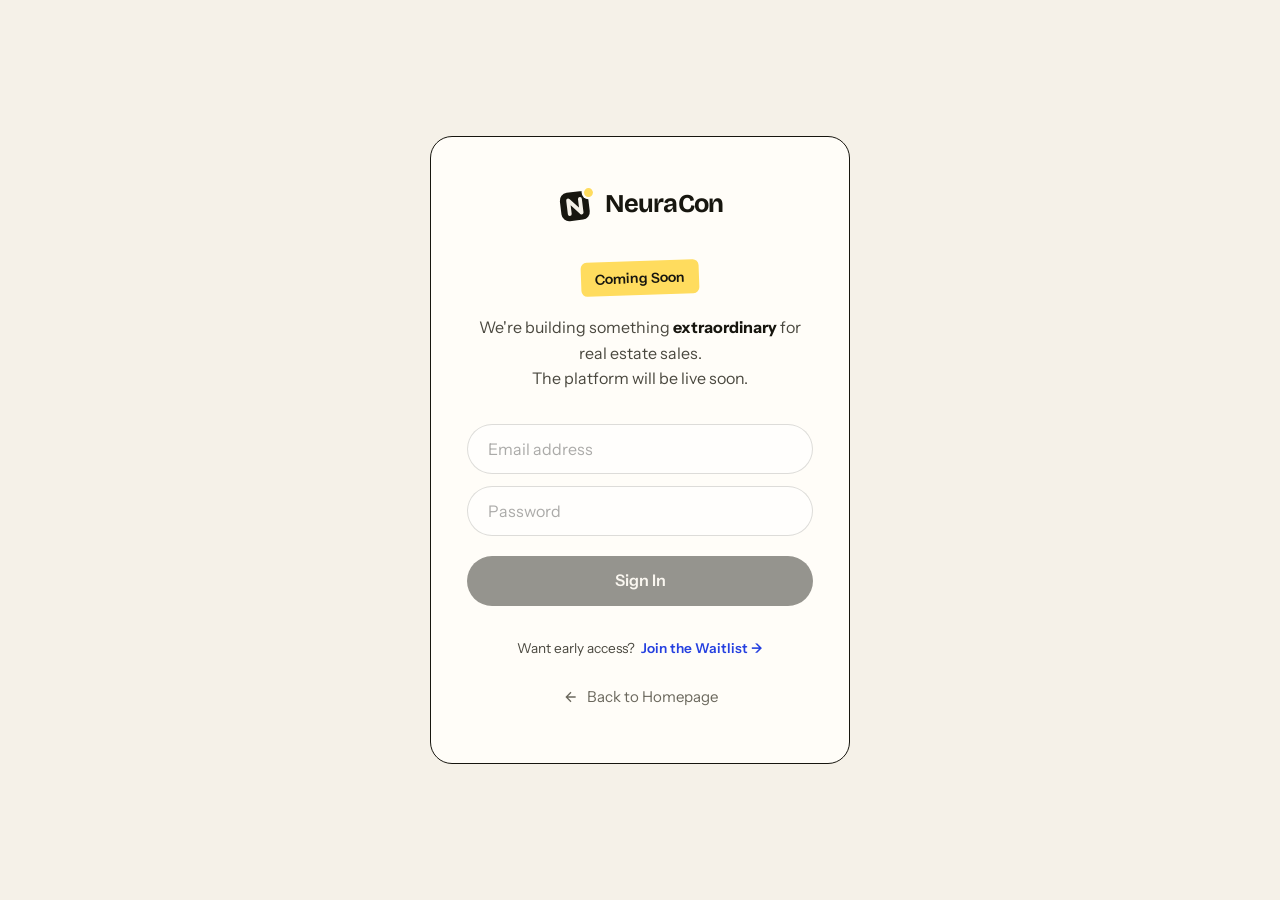
<file: WebLanding/login.html>
<!DOCTYPE html>
<html lang="en">
<head>
  <meta charset="UTF-8">
  <meta name="viewport" content="width=device-width, initial-scale=1.0">
  <title>Login | NeuraCon</title>
  <meta name="description" content="Login to NeuraCon, the AI-powered real estate sales platform. Coming soon.">
  <meta name="theme-color" content="#F5F1E8">

  <!-- Favicon -->
  <link rel="icon" type="image/svg+xml" href="assets/images/favicon.svg">
  <link rel="icon" type="image/png" sizes="32x32" href="assets/images/favicon-32.png">
  <link rel="apple-touch-icon" href="assets/images/apple-touch-icon.png">

  <!-- Google Fonts -->
  <link rel="preconnect" href="https://fonts.googleapis.com">
  <link rel="preconnect" href="https://fonts.gstatic.com" crossorigin>
  <link href="https://fonts.googleapis.com/css2?family=Bricolage+Grotesque:opsz,wght@12..96,400..800&family=Instrument+Sans:wght@400;500;600&family=Caveat:wght@500;600&family=Geist+Mono:wght@400;500&display=swap" rel="stylesheet">

  <!-- Styles -->
  <link rel="stylesheet" href="index.css">
</head>
<body>

  <!-- Particles Background -->
  <canvas id="particles-canvas"></canvas>

  <div class="login-page">
    <div class="login-card glass-card">
      <a href="index.html" class="navbar-logo" style="justify-content: center; margin-bottom: 32px;">
        <img src="assets/images/logo-mark.svg" alt="NeuraCon Icon" style="height: 48px;">
        <span class="gradient-text" style="font-size: 1.6rem;">NeuraCon</span>
      </a>

      <div class="login-coming-soon">
        Coming Soon
      </div>

      <p class="login-message" style="margin-bottom: 32px;">
        We're building something <strong>extraordinary</strong> for real estate sales.
        <br>The platform will be live soon.
      </p>

      <div class="login-form-group">
        <input type="email" placeholder="Email address" disabled>
      </div>
      <div class="login-form-group">
        <input type="password" placeholder="Password" disabled>
      </div>

      <button class="btn btn-primary login-submit" disabled>
        Sign In
      </button>

      <p class="login-message" style="margin-top: 32px; font-size: 0.85rem;">
        Want early access?
        <a href="index.html#waitlist" style="color: var(--accent-blue); font-weight: 600;">&nbsp;Join the Waitlist →</a>
      </p>

      <a href="index.html" class="login-back">
        <svg width="16" height="16" fill="none" stroke="currentColor" stroke-width="2" viewBox="0 0 24 24"><path d="M19 12H5M12 19l-7-7 7-7"/></svg>
        Back to Homepage
      </a>
    </div>
  </div>

  <script src="script.js"></script>
</body>
</html>
</file>
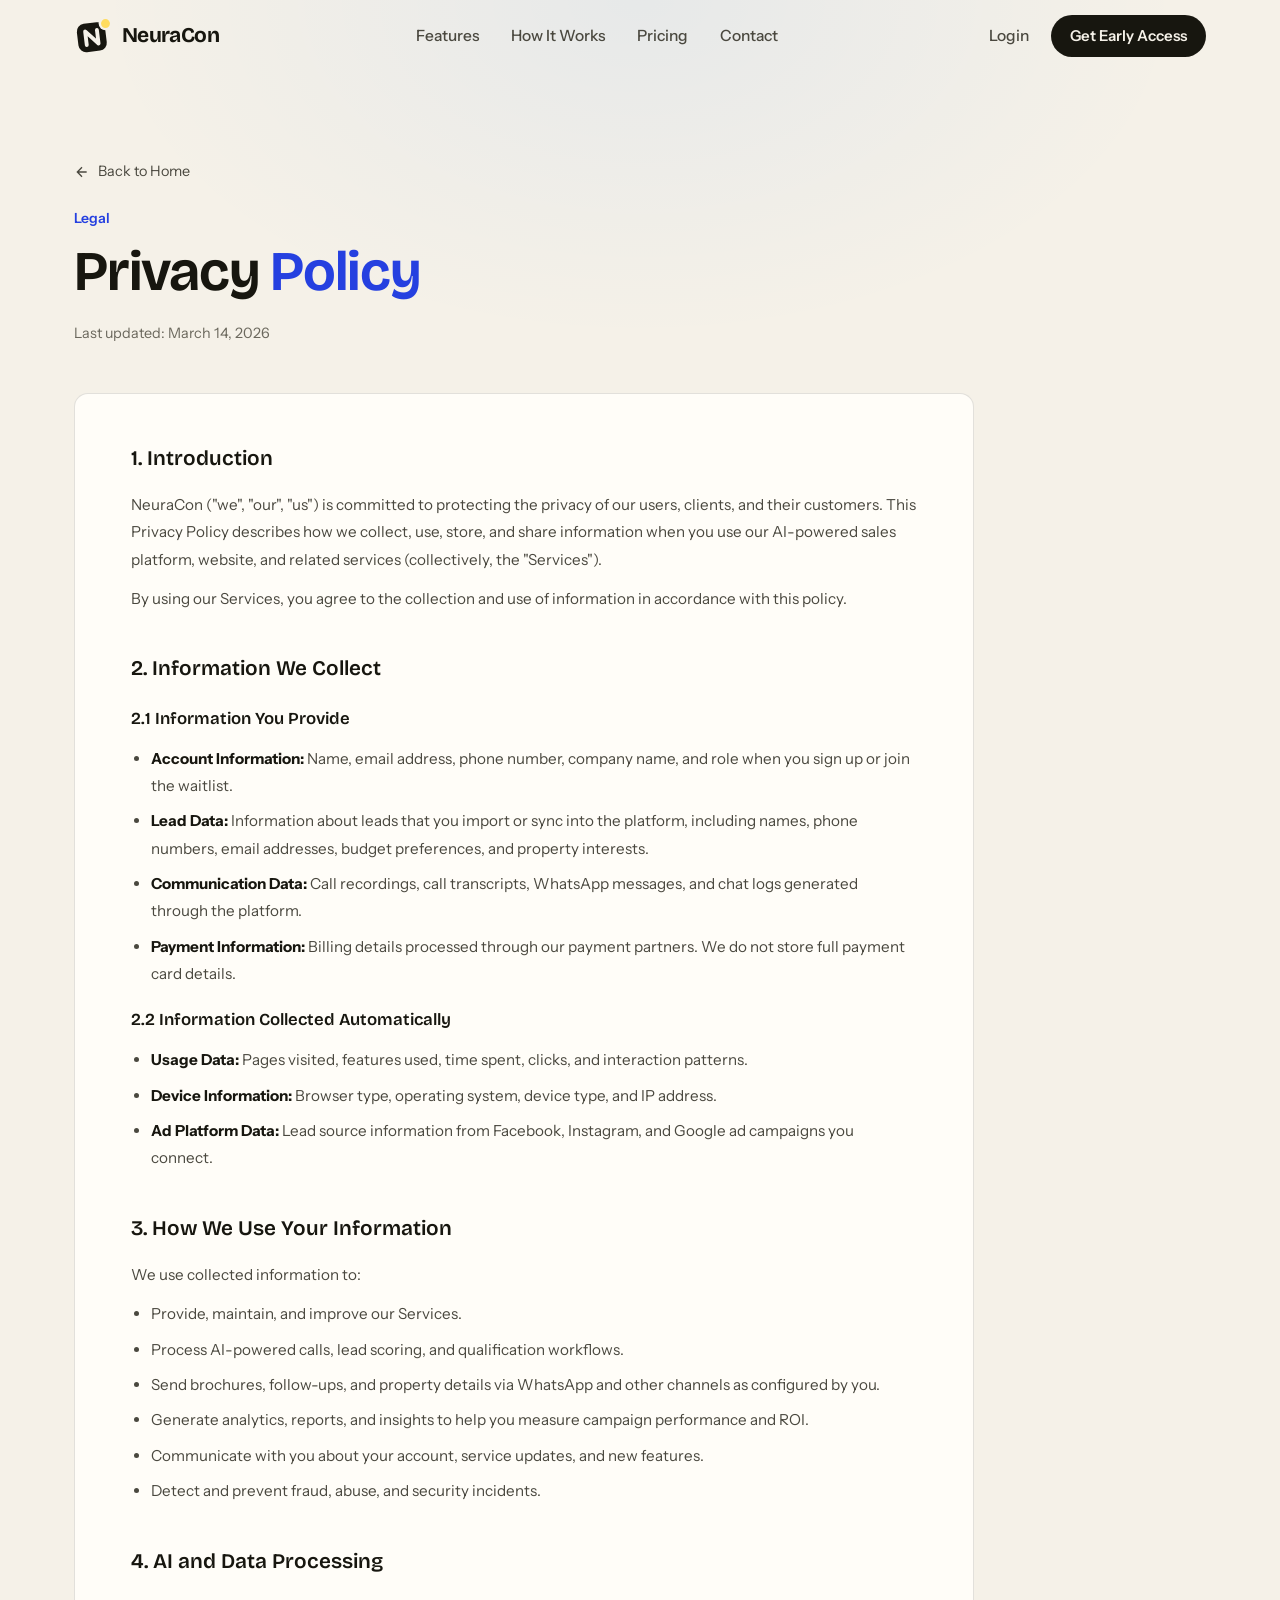
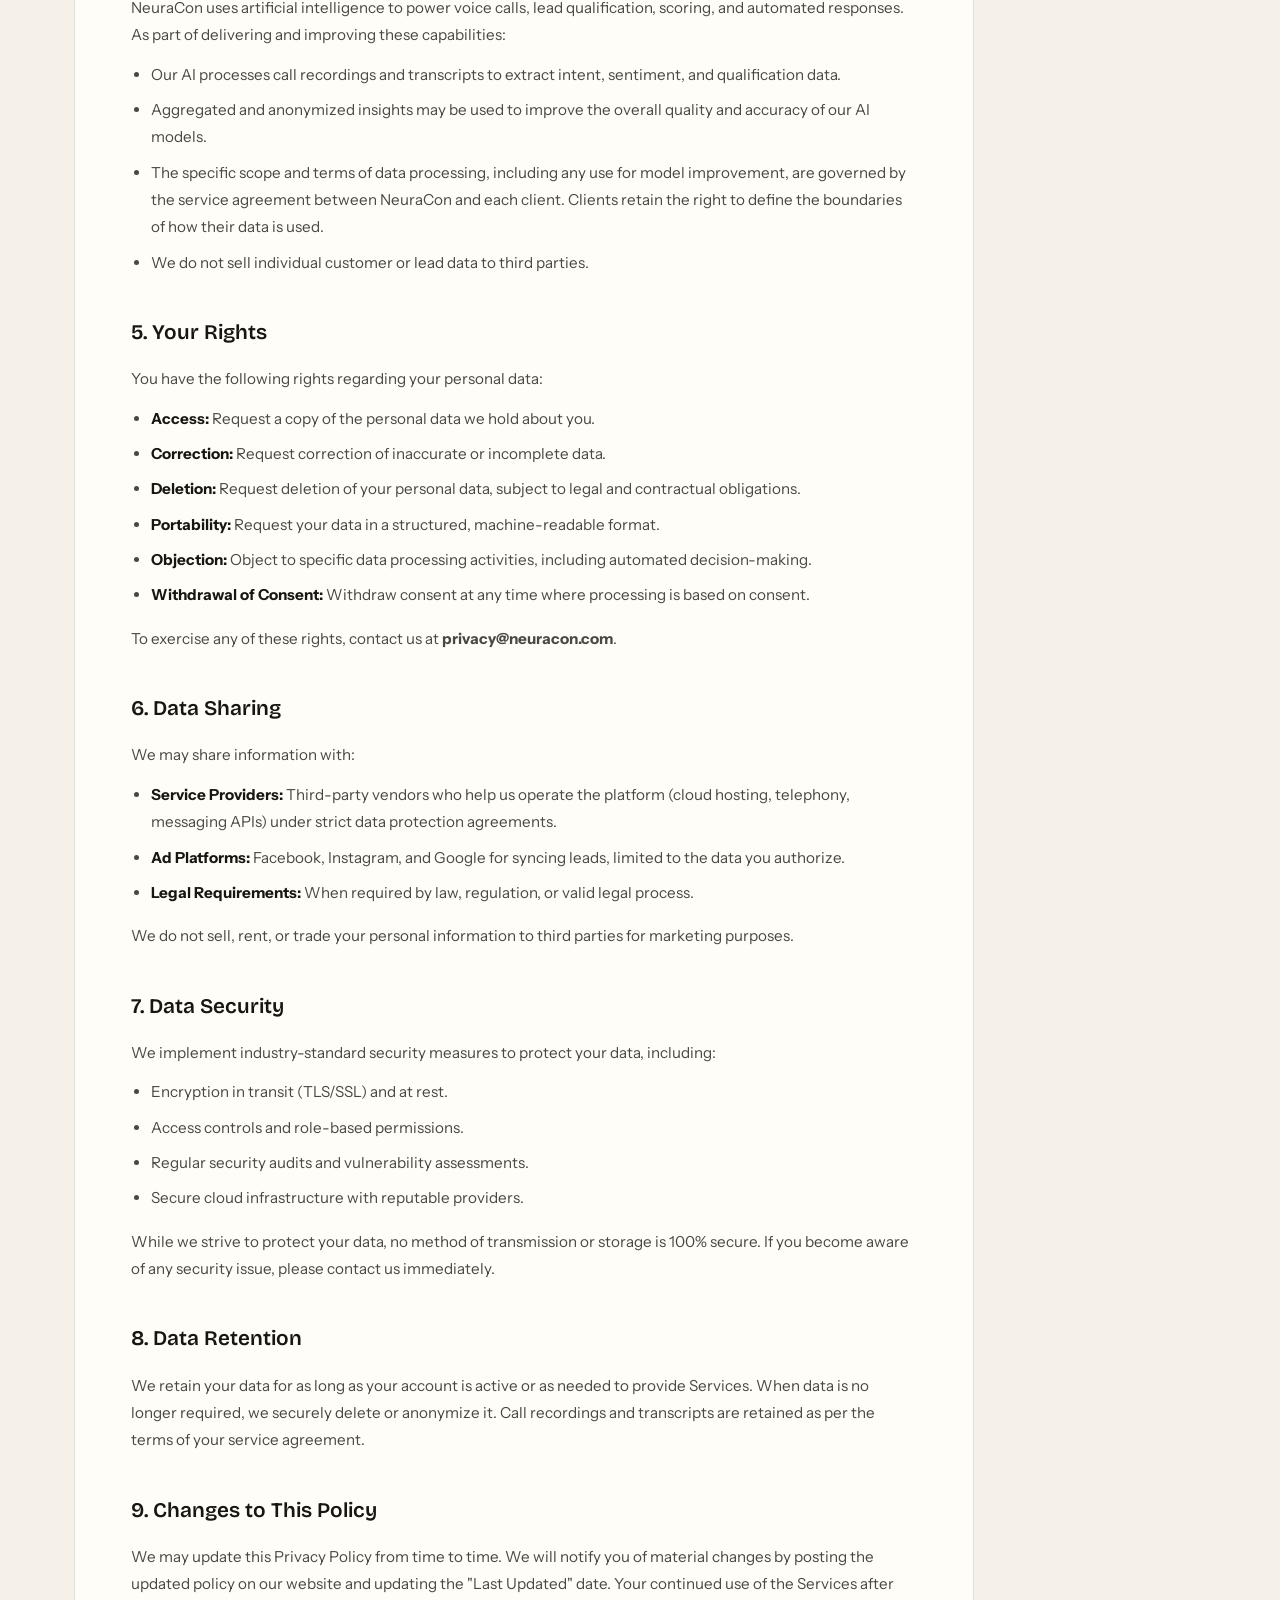
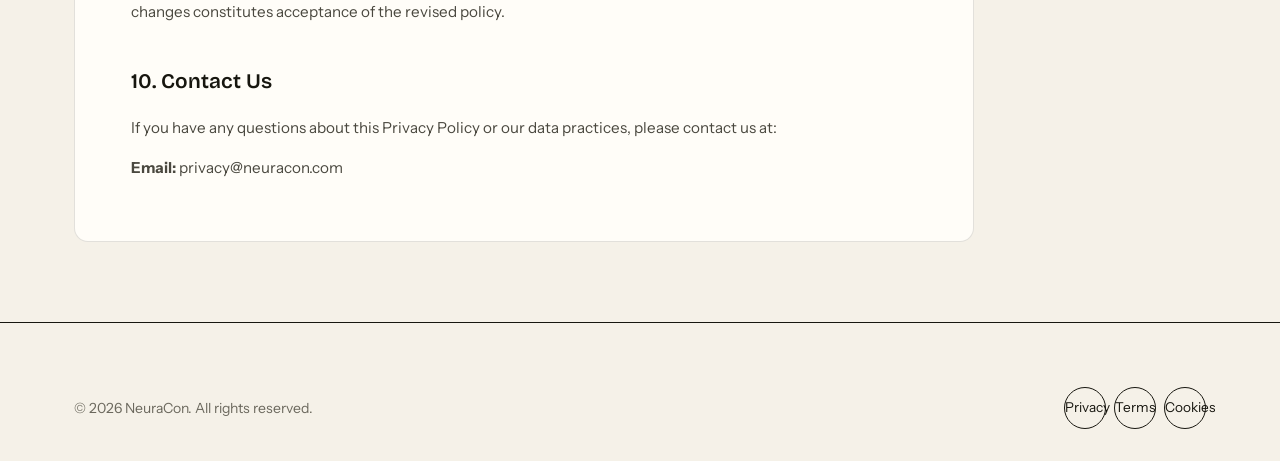
<file: WebLanding/privacy.html>
<!DOCTYPE html>
<html lang="en">
<head>
  <meta charset="UTF-8">
  <meta name="viewport" content="width=device-width, initial-scale=1.0">
  <title>Privacy Policy | NeuraCon</title>
  <meta name="description" content="NeuraCon Privacy Policy: how we collect, use, and protect your data.">
  <meta name="theme-color" content="#F5F1E8">
  <link rel="icon" type="image/svg+xml" href="assets/images/favicon.svg">
  <link rel="icon" type="image/png" sizes="32x32" href="assets/images/favicon-32.png">
  <link rel="apple-touch-icon" href="assets/images/apple-touch-icon.png">
  <link rel="preconnect" href="https://fonts.googleapis.com">
  <link rel="preconnect" href="https://fonts.gstatic.com" crossorigin>
  <link href="https://fonts.googleapis.com/css2?family=Bricolage+Grotesque:opsz,wght@12..96,400..800&family=Instrument+Sans:wght@400;500;600&family=Caveat:wght@500;600&family=Geist+Mono:wght@400;500&display=swap" rel="stylesheet">
  <link rel="stylesheet" href="index.css">
  <link rel="stylesheet" href="legal.css">
</head>
<body>

  <canvas id="particles-canvas"></canvas>

  <!-- NAVBAR -->
  <nav class="navbar" id="navbar">
    <div class="container">
      <a href="index.html" class="navbar-logo">
        <img src="assets/images/logo-mark.svg" alt="NeuraCon Icon">
        <span class="gradient-text">NeuraCon</span>
      </a>
      <div class="nav-links" id="navLinks">
        <a href="index.html#features">Features</a>
        <a href="index.html#how-it-works">How It Works</a>
        <a href="index.html#pricing">Pricing</a>
        <a href="index.html#contact">Contact</a>
      </div>
      <div class="nav-cta">
        <a href="login.html" class="nav-login">Login</a>
        <a href="index.html#waitlist" class="btn btn-primary btn-sm">Get Early Access</a>
      </div>
      <div class="hamburger" id="hamburger" onclick="toggleMobile()">
        <span></span><span></span><span></span>
      </div>
    </div>
  </nav>

  <!-- CONTENT -->
  <section class="legal-page">
    <div class="container">
      <a href="index.html" class="back-link">
        <svg width="16" height="16" fill="none" stroke="currentColor" stroke-width="2" viewBox="0 0 24 24"><path d="M19 12H5M12 19l-7-7 7-7"/></svg>
        Back to Home
      </a>

      <div class="legal-header">
        <span class="section-label">Legal</span>
        <h1 class="section-title">Privacy <span class="gradient-text">Policy</span></h1>
        <p class="legal-updated">Last updated: March 14, 2026</p>
      </div>

      <div class="legal-content glass-card">

        <div class="legal-section">
          <h2>1. Introduction</h2>
          <p>NeuraCon ("we", "our", "us") is committed to protecting the privacy of our users, clients, and their customers. This Privacy Policy describes how we collect, use, store, and share information when you use our AI-powered sales platform, website, and related services (collectively, the "Services").</p>
          <p>By using our Services, you agree to the collection and use of information in accordance with this policy.</p>
        </div>

        <div class="legal-section">
          <h2>2. Information We Collect</h2>

          <h3>2.1 Information You Provide</h3>
          <ul>
            <li><strong>Account Information:</strong> Name, email address, phone number, company name, and role when you sign up or join the waitlist.</li>
            <li><strong>Lead Data:</strong> Information about leads that you import or sync into the platform, including names, phone numbers, email addresses, budget preferences, and property interests.</li>
            <li><strong>Communication Data:</strong> Call recordings, call transcripts, WhatsApp messages, and chat logs generated through the platform.</li>
            <li><strong>Payment Information:</strong> Billing details processed through our payment partners. We do not store full payment card details.</li>
          </ul>

          <h3>2.2 Information Collected Automatically</h3>
          <ul>
            <li><strong>Usage Data:</strong> Pages visited, features used, time spent, clicks, and interaction patterns.</li>
            <li><strong>Device Information:</strong> Browser type, operating system, device type, and IP address.</li>
            <li><strong>Ad Platform Data:</strong> Lead source information from Facebook, Instagram, and Google ad campaigns you connect.</li>
          </ul>
        </div>

        <div class="legal-section">
          <h2>3. How We Use Your Information</h2>
          <p>We use collected information to:</p>
          <ul>
            <li>Provide, maintain, and improve our Services.</li>
            <li>Process AI-powered calls, lead scoring, and qualification workflows.</li>
            <li>Send brochures, follow-ups, and property details via WhatsApp and other channels as configured by you.</li>
            <li>Generate analytics, reports, and insights to help you measure campaign performance and ROI.</li>
            <li>Communicate with you about your account, service updates, and new features.</li>
            <li>Detect and prevent fraud, abuse, and security incidents.</li>
          </ul>
        </div>

        <div class="legal-section">
          <h2>4. AI and Data Processing</h2>
          <p>NeuraCon uses artificial intelligence to power voice calls, lead qualification, scoring, and automated responses. As part of delivering and improving these capabilities:</p>
          <ul>
            <li>Our AI processes call recordings and transcripts to extract intent, sentiment, and qualification data.</li>
            <li>Aggregated and anonymized insights may be used to improve the overall quality and accuracy of our AI models.</li>
            <li>The specific scope and terms of data processing, including any use for model improvement, are governed by the service agreement between NeuraCon and each client. Clients retain the right to define the boundaries of how their data is used.</li>
            <li>We do not sell individual customer or lead data to third parties.</li>
          </ul>
        </div>

        <div class="legal-section">
          <h2>5. Your Rights</h2>
          <p>You have the following rights regarding your personal data:</p>
          <ul>
            <li><strong>Access:</strong> Request a copy of the personal data we hold about you.</li>
            <li><strong>Correction:</strong> Request correction of inaccurate or incomplete data.</li>
            <li><strong>Deletion:</strong> Request deletion of your personal data, subject to legal and contractual obligations.</li>
            <li><strong>Portability:</strong> Request your data in a structured, machine-readable format.</li>
            <li><strong>Objection:</strong> Object to specific data processing activities, including automated decision-making.</li>
            <li><strong>Withdrawal of Consent:</strong> Withdraw consent at any time where processing is based on consent.</li>
          </ul>
          <p>To exercise any of these rights, contact us at <strong>privacy@neuracon.com</strong>.</p>
        </div>

        <div class="legal-section">
          <h2>6. Data Sharing</h2>
          <p>We may share information with:</p>
          <ul>
            <li><strong>Service Providers:</strong> Third-party vendors who help us operate the platform (cloud hosting, telephony, messaging APIs) under strict data protection agreements.</li>
            <li><strong>Ad Platforms:</strong> Facebook, Instagram, and Google for syncing leads, limited to the data you authorize.</li>
            <li><strong>Legal Requirements:</strong> When required by law, regulation, or valid legal process.</li>
          </ul>
          <p>We do not sell, rent, or trade your personal information to third parties for marketing purposes.</p>
        </div>

        <div class="legal-section">
          <h2>7. Data Security</h2>
          <p>We implement industry-standard security measures to protect your data, including:</p>
          <ul>
            <li>Encryption in transit (TLS/SSL) and at rest.</li>
            <li>Access controls and role-based permissions.</li>
            <li>Regular security audits and vulnerability assessments.</li>
            <li>Secure cloud infrastructure with reputable providers.</li>
          </ul>
          <p>While we strive to protect your data, no method of transmission or storage is 100% secure. If you become aware of any security issue, please contact us immediately.</p>
        </div>

        <div class="legal-section">
          <h2>8. Data Retention</h2>
          <p>We retain your data for as long as your account is active or as needed to provide Services. When data is no longer required, we securely delete or anonymize it. Call recordings and transcripts are retained as per the terms of your service agreement.</p>
        </div>

        <div class="legal-section">
          <h2>9. Changes to This Policy</h2>
          <p>We may update this Privacy Policy from time to time. We will notify you of material changes by posting the updated policy on our website and updating the "Last Updated" date. Your continued use of the Services after changes constitutes acceptance of the revised policy.</p>
        </div>

        <div class="legal-section">
          <h2>10. Contact Us</h2>
          <p>If you have any questions about this Privacy Policy or our data practices, please contact us at:</p>
          <p><strong>Email:</strong> privacy@neuracon.com</p>
        </div>

      </div>
    </div>
  </section>

  <!-- FOOTER -->
  <footer class="footer">
    <div class="container">
      <div class="footer-bottom" style="border: none; padding-top: 0;">
        <p>&copy; 2026 NeuraCon. All rights reserved.</p>
        <div class="footer-socials">
          <a href="privacy.html">Privacy</a>
          <a href="terms.html">Terms</a>
          <a href="cookie.html">Cookies</a>
        </div>
      </div>
    </div>
  </footer>

  <script src="script.js"></script>
</body>
</html>
</file>
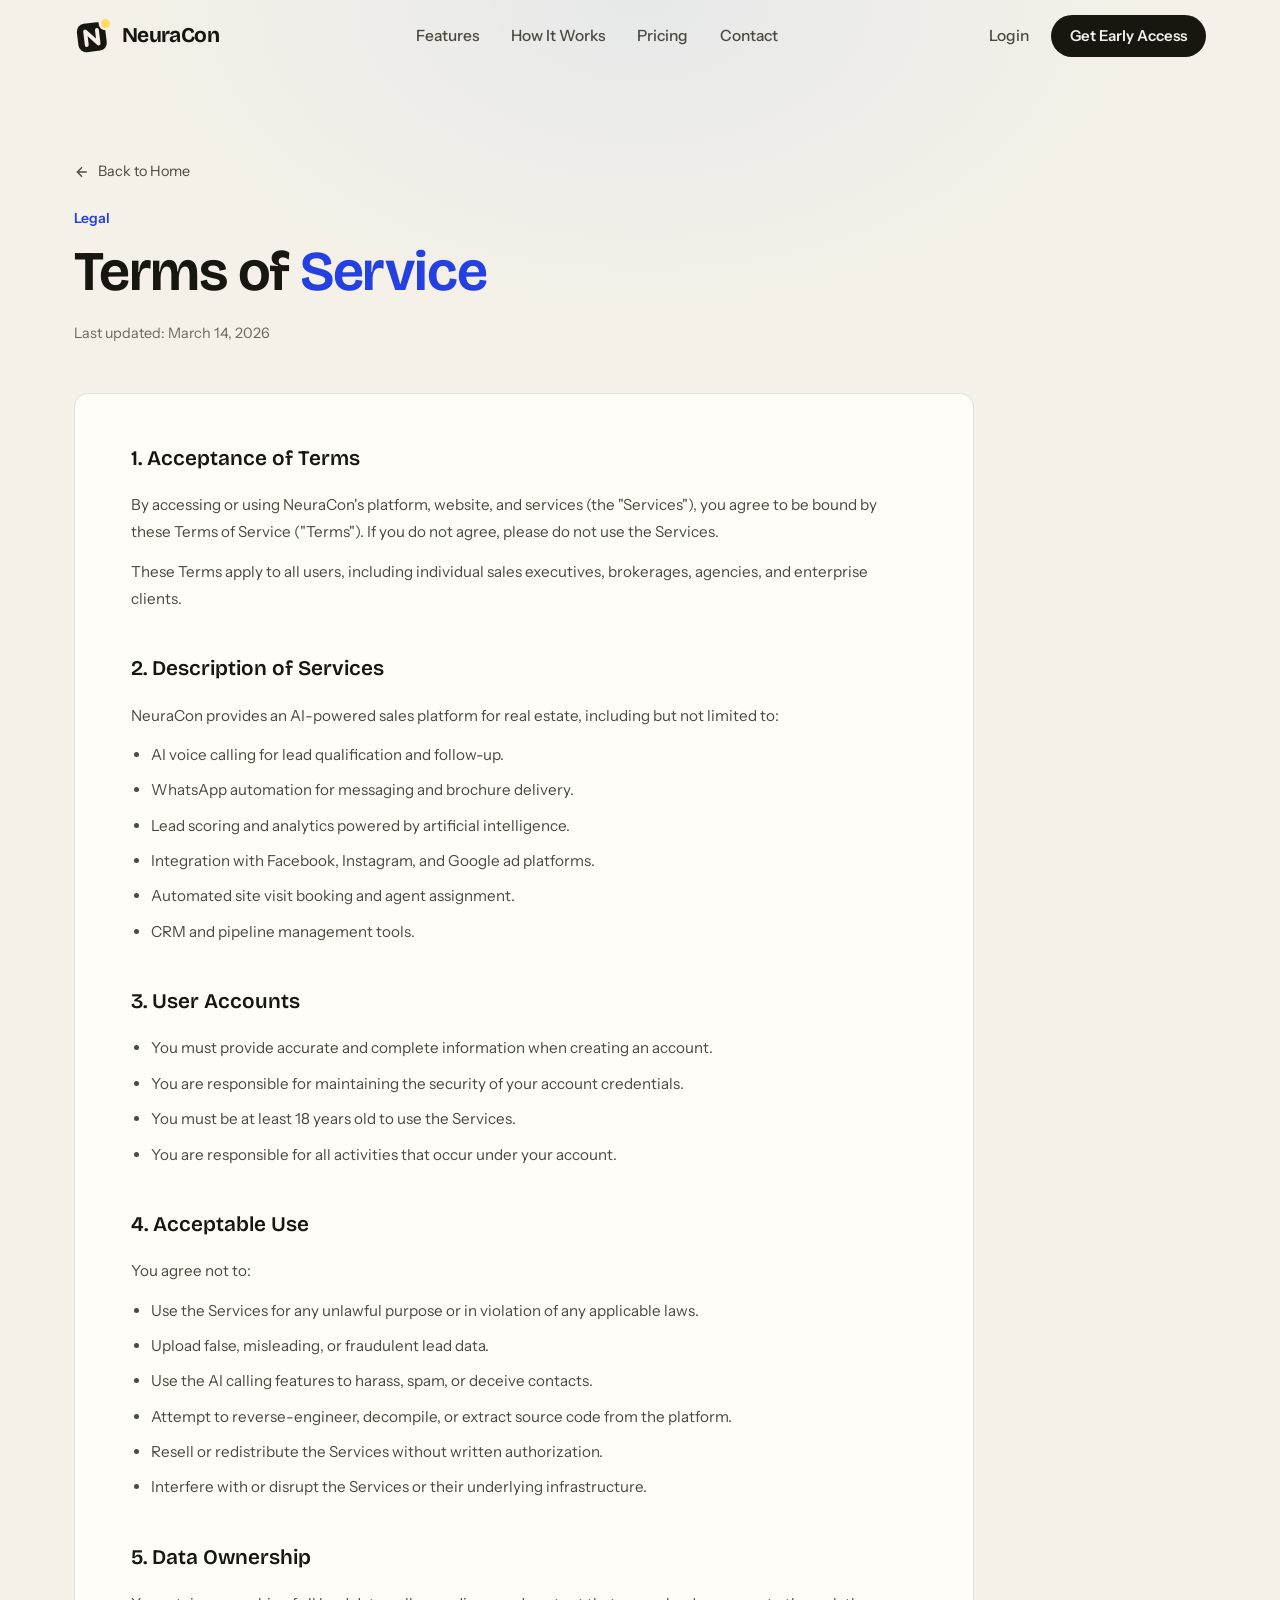
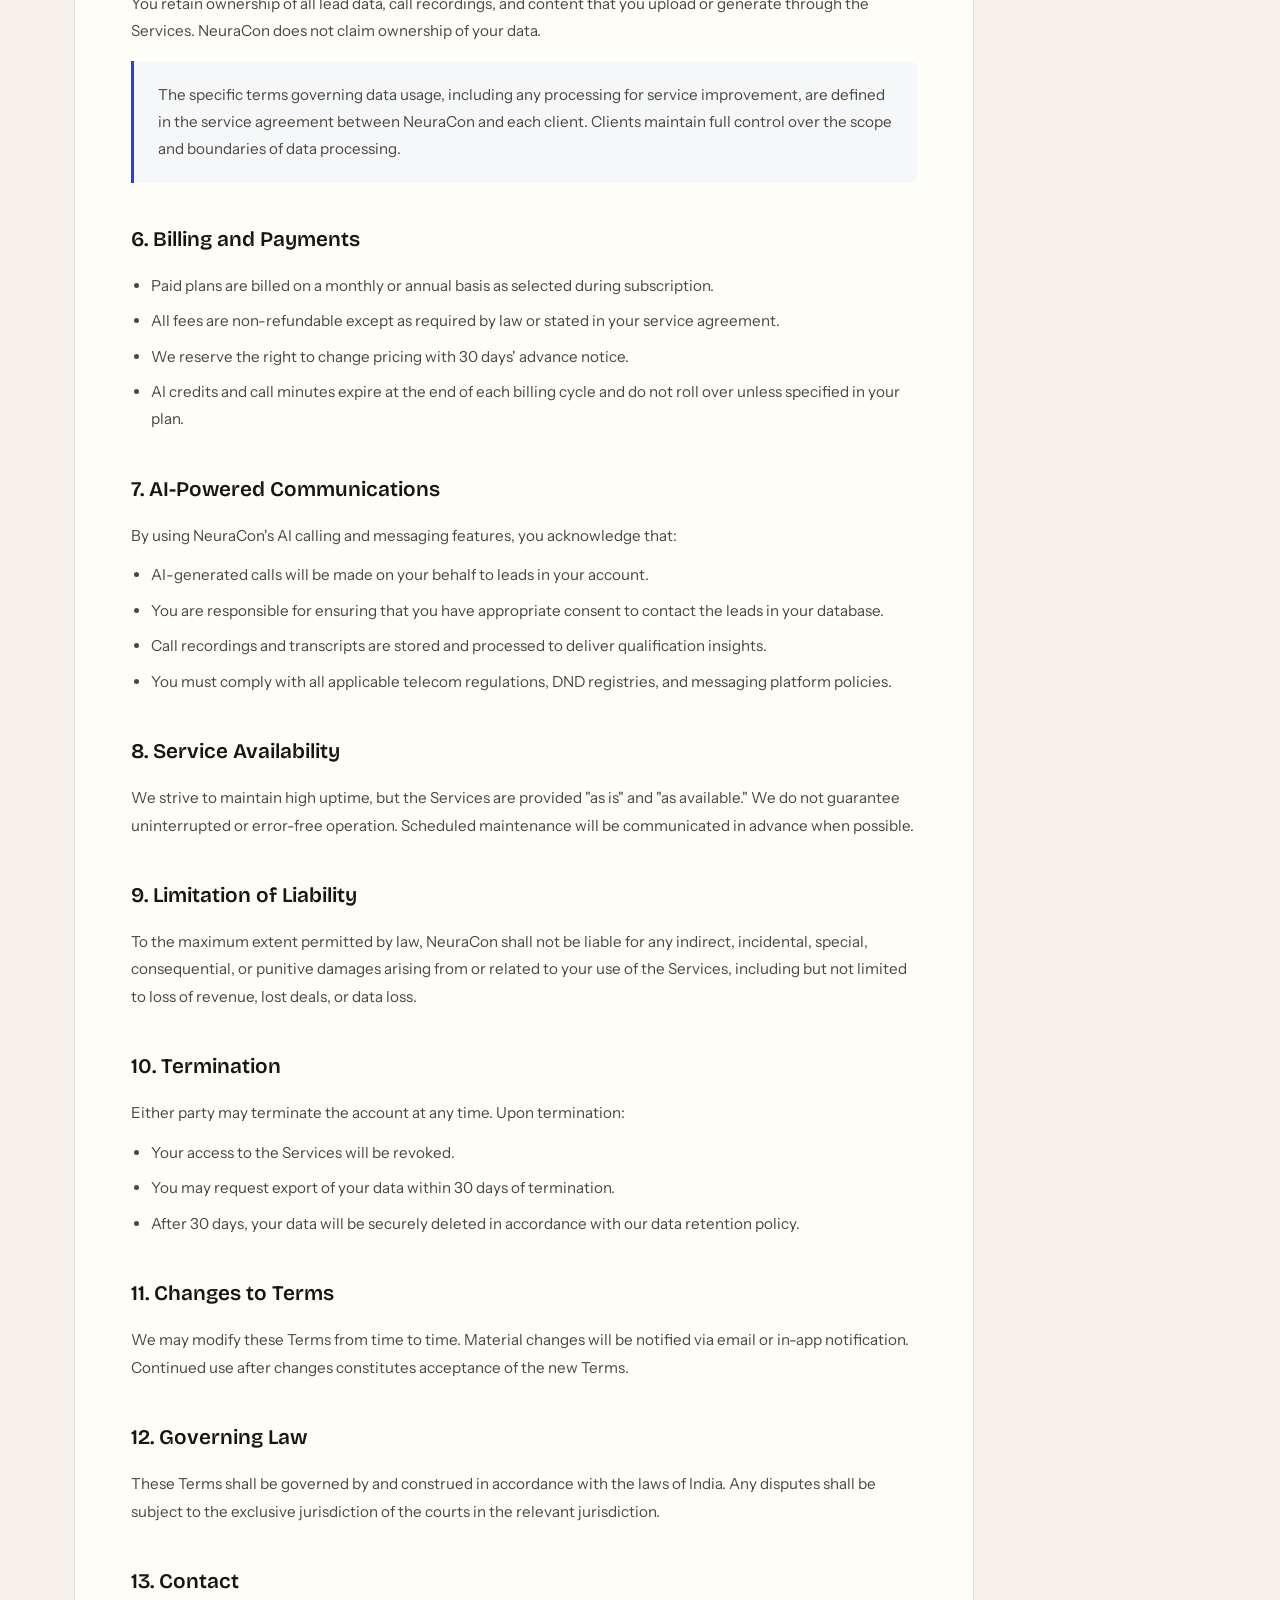
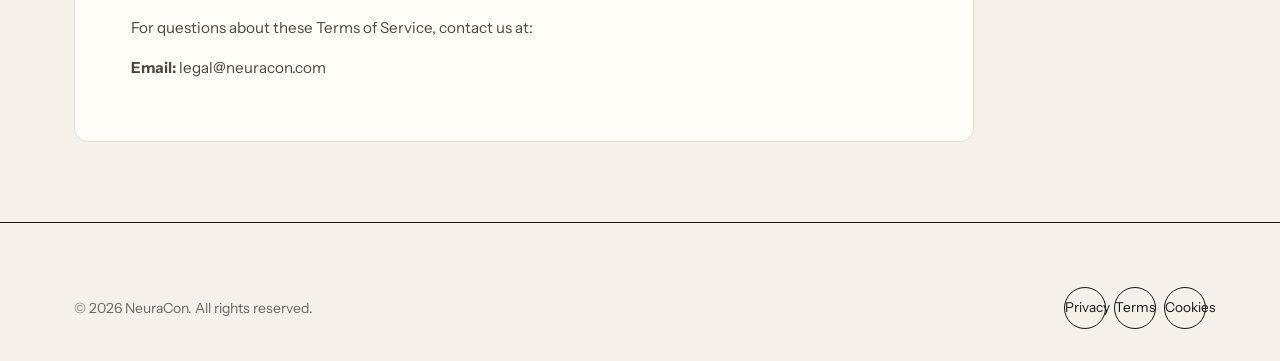
<file: WebLanding/terms.html>
<!DOCTYPE html>
<html lang="en">
<head>
  <meta charset="UTF-8">
  <meta name="viewport" content="width=device-width, initial-scale=1.0">
  <title>Terms of Service | NeuraCon</title>
  <meta name="description" content="NeuraCon Terms of Service: the rules and guidelines for using our platform.">
  <meta name="theme-color" content="#F5F1E8">
  <link rel="icon" type="image/svg+xml" href="assets/images/favicon.svg">
  <link rel="icon" type="image/png" sizes="32x32" href="assets/images/favicon-32.png">
  <link rel="apple-touch-icon" href="assets/images/apple-touch-icon.png">
  <link rel="preconnect" href="https://fonts.googleapis.com">
  <link rel="preconnect" href="https://fonts.gstatic.com" crossorigin>
  <link href="https://fonts.googleapis.com/css2?family=Bricolage+Grotesque:opsz,wght@12..96,400..800&family=Instrument+Sans:wght@400;500;600&family=Caveat:wght@500;600&family=Geist+Mono:wght@400;500&display=swap" rel="stylesheet">
  <link rel="stylesheet" href="index.css">
  <link rel="stylesheet" href="legal.css">
</head>
<body>

  <canvas id="particles-canvas"></canvas>

  <!-- NAVBAR -->
  <nav class="navbar" id="navbar">
    <div class="container">
      <a href="index.html" class="navbar-logo">
        <img src="assets/images/logo-mark.svg" alt="NeuraCon Icon">
        <span class="gradient-text">NeuraCon</span>
      </a>
      <div class="nav-links" id="navLinks">
        <a href="index.html#features">Features</a>
        <a href="index.html#how-it-works">How It Works</a>
        <a href="index.html#pricing">Pricing</a>
        <a href="index.html#contact">Contact</a>
      </div>
      <div class="nav-cta">
        <a href="login.html" class="nav-login">Login</a>
        <a href="index.html#waitlist" class="btn btn-primary btn-sm">Get Early Access</a>
      </div>
      <div class="hamburger" id="hamburger" onclick="toggleMobile()">
        <span></span><span></span><span></span>
      </div>
    </div>
  </nav>

  <!-- CONTENT -->
  <section class="legal-page">
    <div class="container">
      <a href="index.html" class="back-link">
        <svg width="16" height="16" fill="none" stroke="currentColor" stroke-width="2" viewBox="0 0 24 24"><path d="M19 12H5M12 19l-7-7 7-7"/></svg>
        Back to Home
      </a>

      <div class="legal-header">
        <span class="section-label">Legal</span>
        <h1 class="section-title">Terms of <span class="gradient-text">Service</span></h1>
        <p class="legal-updated">Last updated: March 14, 2026</p>
      </div>

      <div class="legal-content glass-card">

        <div class="legal-section">
          <h2>1. Acceptance of Terms</h2>
          <p>By accessing or using NeuraCon's platform, website, and services (the "Services"), you agree to be bound by these Terms of Service ("Terms"). If you do not agree, please do not use the Services.</p>
          <p>These Terms apply to all users, including individual sales executives, brokerages, agencies, and enterprise clients.</p>
        </div>

        <div class="legal-section">
          <h2>2. Description of Services</h2>
          <p>NeuraCon provides an AI-powered sales platform for real estate, including but not limited to:</p>
          <ul>
            <li>AI voice calling for lead qualification and follow-up.</li>
            <li>WhatsApp automation for messaging and brochure delivery.</li>
            <li>Lead scoring and analytics powered by artificial intelligence.</li>
            <li>Integration with Facebook, Instagram, and Google ad platforms.</li>
            <li>Automated site visit booking and agent assignment.</li>
            <li>CRM and pipeline management tools.</li>
          </ul>
        </div>

        <div class="legal-section">
          <h2>3. User Accounts</h2>
          <ul>
            <li>You must provide accurate and complete information when creating an account.</li>
            <li>You are responsible for maintaining the security of your account credentials.</li>
            <li>You must be at least 18 years old to use the Services.</li>
            <li>You are responsible for all activities that occur under your account.</li>
          </ul>
        </div>

        <div class="legal-section">
          <h2>4. Acceptable Use</h2>
          <p>You agree not to:</p>
          <ul>
            <li>Use the Services for any unlawful purpose or in violation of any applicable laws.</li>
            <li>Upload false, misleading, or fraudulent lead data.</li>
            <li>Use the AI calling features to harass, spam, or deceive contacts.</li>
            <li>Attempt to reverse-engineer, decompile, or extract source code from the platform.</li>
            <li>Resell or redistribute the Services without written authorization.</li>
            <li>Interfere with or disrupt the Services or their underlying infrastructure.</li>
          </ul>
        </div>

        <div class="legal-section">
          <h2>5. Data Ownership</h2>
          <p>You retain ownership of all lead data, call recordings, and content that you upload or generate through the Services. NeuraCon does not claim ownership of your data.</p>
          <div class="legal-highlight">
            <p>The specific terms governing data usage, including any processing for service improvement, are defined in the service agreement between NeuraCon and each client. Clients maintain full control over the scope and boundaries of data processing.</p>
          </div>
        </div>

        <div class="legal-section">
          <h2>6. Billing and Payments</h2>
          <ul>
            <li>Paid plans are billed on a monthly or annual basis as selected during subscription.</li>
            <li>All fees are non-refundable except as required by law or stated in your service agreement.</li>
            <li>We reserve the right to change pricing with 30 days' advance notice.</li>
            <li>AI credits and call minutes expire at the end of each billing cycle and do not roll over unless specified in your plan.</li>
          </ul>
        </div>

        <div class="legal-section">
          <h2>7. AI-Powered Communications</h2>
          <p>By using NeuraCon's AI calling and messaging features, you acknowledge that:</p>
          <ul>
            <li>AI-generated calls will be made on your behalf to leads in your account.</li>
            <li>You are responsible for ensuring that you have appropriate consent to contact the leads in your database.</li>
            <li>Call recordings and transcripts are stored and processed to deliver qualification insights.</li>
            <li>You must comply with all applicable telecom regulations, DND registries, and messaging platform policies.</li>
          </ul>
        </div>

        <div class="legal-section">
          <h2>8. Service Availability</h2>
          <p>We strive to maintain high uptime, but the Services are provided "as is" and "as available." We do not guarantee uninterrupted or error-free operation. Scheduled maintenance will be communicated in advance when possible.</p>
        </div>

        <div class="legal-section">
          <h2>9. Limitation of Liability</h2>
          <p>To the maximum extent permitted by law, NeuraCon shall not be liable for any indirect, incidental, special, consequential, or punitive damages arising from or related to your use of the Services, including but not limited to loss of revenue, lost deals, or data loss.</p>
        </div>

        <div class="legal-section">
          <h2>10. Termination</h2>
          <p>Either party may terminate the account at any time. Upon termination:</p>
          <ul>
            <li>Your access to the Services will be revoked.</li>
            <li>You may request export of your data within 30 days of termination.</li>
            <li>After 30 days, your data will be securely deleted in accordance with our data retention policy.</li>
          </ul>
        </div>

        <div class="legal-section">
          <h2>11. Changes to Terms</h2>
          <p>We may modify these Terms from time to time. Material changes will be notified via email or in-app notification. Continued use after changes constitutes acceptance of the new Terms.</p>
        </div>

        <div class="legal-section">
          <h2>12. Governing Law</h2>
          <p>These Terms shall be governed by and construed in accordance with the laws of India. Any disputes shall be subject to the exclusive jurisdiction of the courts in the relevant jurisdiction.</p>
        </div>

        <div class="legal-section">
          <h2>13. Contact</h2>
          <p>For questions about these Terms of Service, contact us at:</p>
          <p><strong>Email:</strong> legal@neuracon.com</p>
        </div>

      </div>
    </div>
  </section>

  <!-- FOOTER -->
  <footer class="footer">
    <div class="container">
      <div class="footer-bottom" style="border: none; padding-top: 0;">
        <p>&copy; 2026 NeuraCon. All rights reserved.</p>
        <div class="footer-socials">
          <a href="privacy.html">Privacy</a>
          <a href="terms.html">Terms</a>
          <a href="cookie.html">Cookies</a>
        </div>
      </div>
    </div>
  </footer>

  <script src="script.js"></script>
</body>
</html>
</file>
<file: brand-kit/colors.css>
:root {
  /* Core */
  --paper: #F5F1E8;        /* page background */
  --paper-2: #ECE6D8;      /* alternate band */
  --ink: #17160F;          /* text, logo tile, dark blocks */
  --blue: #2540E0;         /* links, accents, the waitlist block */
  --marker: #FFDC5E;       /* highlighter stroke, logo dot, tags */
  --green: #12835A;        /* live and success states */

  /* Text on paper */
  --text-secondary: #4A483F;
  --text-muted: #6B685D;

  /* Card tints */
  --tint-blue: #DFE5FF;
  --tint-mint: #D9EEDF;
  --tint-sand: #F0E4C4;
  --tint-peach: #FADFCD;
  --tint-lilac: #E7DFF6;

  /* Type */
  --font-display: 'Bricolage Grotesque', sans-serif;  /* headings, the name */
  --font-main: 'Instrument Sans', sans-serif;         /* body */
  --font-hand: 'Caveat', cursive;                     /* handwritten notes, used sparingly */
  --font-mono: 'Geist Mono', monospace;               /* timestamps only */
}
</file>
<file: WebLanding/index.css>
/* ================================================
   NeuraCon: Design System & Styles
   ================================================ */

/* ---- CSS Reset & Base ---- */
*, *::before, *::after {
  margin: 0;
  padding: 0;
  box-sizing: border-box;
}

:root {
  /* Paper and ink */
  --paper: #F5F1E8;
  --paper-2: #ECE6D8;
  --ink: #17160F;
  --blue: #2540E0;
  --blue-dark: #1B2FB0;
  --marker: #FFDC5E;
  --green: #12835A;

  /* Card tints */
  --tint-blue: #DFE5FF;
  --tint-mint: #D9EEDF;
  --tint-sand: #F0E4C4;
  --tint-peach: #FADFCD;
  --tint-lilac: #E7DFF6;

  /* Scoped colours (redefined inside .is-dark) */
  --bg-primary: var(--paper);
  --bg-secondary: var(--paper-2);
  --bg-card: #FFFDF8;
  --bg-card-hover: #FFFFFF;
  --bg-glass: rgba(23, 22, 15, 0.03);
  --bg-glass-border: rgba(23, 22, 15, 0.12);
  --line: rgba(23, 22, 15, 0.12);
  --line-strong: rgba(23, 22, 15, 0.24);
  --text-primary: var(--ink);
  --text-secondary: #4A483F;
  --text-muted: #6B685D;
  --text-accent: var(--blue);

  /* Legacy names used by the inner pages */
  --accent-blue: #2540E0;
  --accent-purple: #6B4FD8;
  --accent-teal: #12835A;
  --accent-pink: #D6336C;
  --gradient-primary: linear-gradient(135deg, #2540E0, #6B4FD8);
  --gradient-glow: linear-gradient(135deg, #DFE5FF, #E7DFF6);

  /* Typography */
  --font-main: 'Instrument Sans', -apple-system, BlinkMacSystemFont, 'Segoe UI', sans-serif;
  --font-display: 'Bricolage Grotesque', 'Instrument Sans', sans-serif;
  --font-hand: 'Caveat', 'Segoe Print', cursive;
  --font-mono: 'Geist Mono', ui-monospace, 'SFMono-Regular', Menlo, monospace;

  /* Layout */
  --section-gap: clamp(72px, 10vw, 128px);
  --container-width: 1180px;
  --border-radius: 14px;
  --border-radius-sm: 8px;
  --border-radius-lg: 22px;

  /* Motion */
  --ease-out: cubic-bezier(0.16, 1, 0.3, 1);
  --transition-fast: 0.18s ease;
  --transition-smooth: 0.5s cubic-bezier(0.16, 1, 0.3, 1);
}

/* Dark scope: flips the scoped colours for ink-coloured blocks */
.is-dark {
  --bg-card: #24231B;
  --bg-card-hover: #2B2A21;
  --line: rgba(245, 241, 232, 0.14);
  --line-strong: rgba(245, 241, 232, 0.28);
  --text-primary: #F5F1E8;
  --text-secondary: #CFCBBE;
  --text-muted: #A19D90;
  --text-accent: var(--marker);
  --green: #6FD9A8;
  color: var(--text-primary);
}

html {
  scroll-behavior: smooth;
  scroll-padding-top: 88px;
  font-size: 16px;
  -webkit-text-size-adjust: 100%;
}

body {
  font-family: var(--font-main);
  background: var(--bg-primary);
  color: var(--text-primary);
  line-height: 1.6;
  overflow-x: hidden;
  -webkit-font-smoothing: antialiased;
  -moz-osx-font-smoothing: grayscale;
}

a {
  color: inherit;
  text-decoration: none;
}

img, svg {
  max-width: 100%;
  display: block;
}

ul, ol { list-style: none; }

button { font: inherit; color: inherit; }

:focus-visible {
  outline: 2.5px solid var(--blue);
  outline-offset: 3px;
  border-radius: 6px;
}

.is-dark :focus-visible,
.cta-inner :focus-visible { outline-color: var(--marker); }

::selection {
  background: var(--marker);
  color: var(--ink);
}

/* Legacy particle canvas on inner pages */
#particles-canvas { display: none; }

/* ---- Utility ---- */
.container {
  max-width: var(--container-width);
  margin: 0 auto;
  padding: 0 24px;
}

.sr-only {
  position: absolute;
  width: 1px;
  height: 1px;
  overflow: hidden;
  clip: rect(0 0 0 0);
  white-space: nowrap;
}

.skip-link {
  position: absolute;
  left: 16px;
  top: -60px;
  z-index: 2000;
  padding: 10px 16px;
  background: var(--ink);
  color: var(--paper);
  border-radius: var(--border-radius-sm);
  font-weight: 500;
  transition: top var(--transition-fast);
}

.skip-link:focus { top: 16px; }

.i {
  width: 18px;
  height: 18px;
  fill: none;
  stroke: currentColor;
  stroke-width: 1.75;
  stroke-linecap: round;
  stroke-linejoin: round;
  flex-shrink: 0;
}

/* ---- Headings ---- */
.section-label {
  display: block;
  font-size: 0.875rem;
  font-weight: 600;
  color: var(--text-accent);
  margin-bottom: 14px;
}

.section-title {
  font-family: var(--font-display);
  font-size: clamp(2.125rem, 4.8vw, 3.5rem);
  font-weight: 650;
  line-height: 1.04;
  letter-spacing: -0.022em;
  margin-bottom: 20px;
  text-wrap: balance;
}

/* Second half of a two-part heading sits back in a quieter tone */
.section-title em {
  font-style: normal;
  color: var(--text-muted);
}

.gradient-text {
  color: var(--blue);
}

.section-subtitle {
  font-size: 1.125rem;
  color: var(--text-secondary);
  max-width: 560px;
  line-height: 1.6;
  text-wrap: pretty;
}

/* ---- Cards (shared with inner pages) ---- */
.glass-card {
  background: var(--bg-card);
  border: 1px solid var(--line);
  border-radius: var(--border-radius);
  transition: border-color var(--transition-fast);
}

.glass-card:hover {
  border-color: var(--line-strong);
}

/* ---- Buttons ---- */
.btn {
  display: inline-flex;
  align-items: center;
  justify-content: center;
  gap: 8px;
  min-height: 50px;
  padding: 0 26px;
  border-radius: 999px;
  font-family: var(--font-main);
  font-size: 1rem;
  font-weight: 600;
  cursor: pointer;
  border: 1.5px solid transparent;
  white-space: nowrap;
  transition: background var(--transition-fast), border-color var(--transition-fast), color var(--transition-fast), transform var(--transition-fast);
}

.btn:active { transform: scale(0.98); }

.btn-primary {
  background: var(--ink);
  color: var(--paper);
}

.btn-primary:hover { background: var(--blue); }

.btn-primary .i { transition: transform var(--transition-fast); }
.btn-primary:hover .i { transform: translateX(3px); }

.btn-secondary {
  background: transparent;
  color: var(--text-primary);
  border-color: var(--text-primary);
}

.btn-secondary:hover {
  background: var(--ink);
  color: var(--paper);
}

.is-dark .btn-primary {
  background: var(--paper);
  color: var(--ink);
}

.is-dark .btn-primary:hover { background: var(--marker); }

.btn-sm {
  min-height: 42px;
  padding: 0 18px;
  font-size: 0.9375rem;
}

.btn-block { width: 100%; }

.btn:disabled,
.btn[disabled] {
  opacity: 0.45;
  cursor: not-allowed;
}

/* ---- Navbar ---- */
.navbar {
  position: fixed;
  top: 0;
  left: 0;
  right: 0;
  z-index: 1000;
  border-bottom: 1px solid transparent;
  transition: background var(--transition-fast), border-color var(--transition-fast);
}

.navbar.scrolled {
  background: rgba(245, 241, 232, 0.88);
  backdrop-filter: blur(14px);
  -webkit-backdrop-filter: blur(14px);
  border-bottom-color: var(--line);
}

.navbar .container {
  display: flex;
  align-items: center;
  justify-content: space-between;
  gap: 24px;
  height: 72px;
}

.navbar-logo {
  display: inline-flex;
  align-items: center;
  gap: 10px;
  min-height: 44px;
}

.navbar-logo img {
  width: 38px;
  height: 38px;
}

.navbar-logo span {
  font-family: var(--font-display);
  font-size: 1.3125rem;
  font-weight: 700;
  letter-spacing: -0.03em;
  color: var(--text-primary);
}

.nav-links {
  display: flex;
  align-items: center;
  gap: 4px;
}

.nav-links a {
  padding: 10px 14px;
  font-size: 0.9688rem;
  font-weight: 500;
  color: var(--text-secondary);
  transition: color var(--transition-fast);
}

.nav-links a:hover {
  color: var(--text-primary);
  text-decoration: underline;
  text-decoration-thickness: 2px;
  text-underline-offset: 6px;
}

.nav-cta {
  display: flex;
  align-items: center;
  gap: 8px;
}

.nav-login {
  padding: 10px 14px;
  font-size: 0.9688rem;
  font-weight: 500;
  color: var(--text-secondary);
  transition: color var(--transition-fast);
}

.nav-login:hover { color: var(--text-primary); }

.hamburger {
  display: none;
  flex-direction: column;
  justify-content: center;
  align-items: center;
  gap: 5px;
  width: 44px;
  height: 44px;
  background: none;
  border: 0;
  cursor: pointer;
}

.hamburger span {
  width: 22px;
  height: 2px;
  background: var(--text-primary);
  border-radius: 2px;
}

/* ---- Shared status bits ---- */
.dot {
  width: 8px;
  height: 8px;
  border-radius: 50%;
  background: #1FA971;
  animation: ping 2.4s ease-out infinite;
  flex-shrink: 0;
}

.run-live {
  display: inline-flex;
  align-items: center;
  gap: 8px;
  font-size: 0.8125rem;
  font-weight: 600;
  color: var(--green);
}

.chips {
  display: flex;
  flex-wrap: wrap;
  gap: 8px;
}

.chips li {
  padding: 5px 12px;
  border: 1.5px solid var(--text-primary);
  border-radius: 999px;
  font-size: 0.8125rem;
  font-weight: 500;
  white-space: nowrap;
}

.chips-sm li {
  padding: 3px 10px;
  border-width: 1px;
  border-color: var(--line-strong);
  font-size: 0.78rem;
  color: var(--text-secondary);
}

/* Voice waveform (bars injected by script.js) */
.wave {
  display: flex;
  align-items: center;
  gap: 3px;
  height: 28px;
}

.wave i {
  width: 3px;
  height: 100%;
  border-radius: 2px;
  background: var(--blue);
  transform: scaleY(var(--h, 0.4));
  animation: wave 1.1s ease-in-out infinite alternate;
  animation-delay: var(--d, 0s);
}

.wave-lg { height: 44px; }

/* Handwritten margin notes */
.hand-note,
.plan-badge {
  font-family: var(--font-hand);
  font-weight: 600;
  line-height: 1;
}

/* ---- Hero ---- */
.hero {
  padding: 150px 0 0;
}

.hero-grid {
  display: grid;
  grid-template-columns: minmax(0, 1.08fr) minmax(0, 0.92fr);
  gap: 64px;
  align-items: center;
}

.launch-tag {
  display: inline-flex;
  align-items: center;
  gap: 9px;
  padding: 7px 14px 7px 12px;
  margin-bottom: 28px;
  background: var(--marker);
  border-radius: 6px;
  font-size: 0.875rem;
  font-weight: 600;
  color: var(--ink);
  transform: rotate(-2deg);
  transition: transform var(--transition-fast);
}

.launch-tag:hover { transform: rotate(0deg); }

.launch-tag .dot { background: var(--ink); animation: none; }

.hero-title {
  font-family: var(--font-display);
  font-size: clamp(3rem, 7vw, 5.5rem);
  font-weight: 700;
  line-height: 0.97;
  letter-spacing: -0.03em;
  margin-bottom: 28px;
  text-wrap: balance;
}

/* Highlighter stroke behind the promise */
.hero-title em {
  font-style: normal;
  white-space: nowrap;
  background: linear-gradient(100deg, transparent 0.5%, var(--marker) 2.5%, var(--marker) 97%, transparent 99.5%) no-repeat;
  background-size: 100% 44%;
  background-position: 0 86%;
  padding: 0 0.08em;
  margin: 0 -0.08em;
}

.hero-sub {
  font-size: clamp(1.125rem, 1.6vw, 1.3125rem);
  color: var(--text-secondary);
  max-width: 540px;
  line-height: 1.55;
  margin-bottom: 32px;
  text-wrap: pretty;
}

.hero-actions {
  display: flex;
  flex-wrap: wrap;
  gap: 12px;
  margin-bottom: 52px;
}

.hero-facts {
  display: flex;
  flex-wrap: wrap;
  gap: 20px 0;
}

.hero-facts > div {
  padding: 0 28px;
  border-left: 1.5px solid var(--ink);
}

.hero-facts > div:first-child {
  padding-left: 0;
  border-left: 0;
}

.hero-facts dt {
  font-size: 0.8125rem;
  font-weight: 500;
  color: var(--text-muted);
  margin-bottom: 2px;
}

.hero-facts dd {
  font-family: var(--font-display);
  font-size: 2rem;
  font-weight: 700;
  letter-spacing: -0.04em;
  line-height: 1.15;
}

.hero-facts dd.is-text {
  font-family: var(--font-main);
  font-size: 1rem;
  font-weight: 600;
  letter-spacing: 0;
  line-height: 2.3;
}

/* ---- Agent run panel ---- */
.run-wrap {
  position: relative;
}

.hand-note {
  position: absolute;
  top: -50px;
  left: -6px;
  z-index: 2;
  display: flex;
  align-items: flex-start;
  gap: 6px;
  font-size: 1.625rem;
  color: var(--blue);
  transform: rotate(-4deg);
}

.hand-note svg {
  width: 46px;
  height: 34px;
  margin-top: 10px;
  fill: none;
  stroke: currentColor;
  stroke-width: 2.4;
  stroke-linecap: round;
  stroke-linejoin: round;
}

.run {
  position: relative;
  background: var(--bg-card);
  border: 1.5px solid var(--ink);
  border-radius: var(--border-radius-lg);
  box-shadow: 0 30px 60px -30px rgba(23, 22, 15, 0.35);
  transform: rotate(1.2deg);
  overflow: hidden;
}

.run-bar {
  display: flex;
  align-items: center;
  justify-content: space-between;
  padding: 14px 20px;
  background: var(--paper-2);
  border-bottom: 1.5px solid var(--ink);
}

.run-title {
  font-size: 0.875rem;
  font-weight: 600;
}

.run-lead {
  display: flex;
  align-items: center;
  gap: 14px;
  padding: 18px 20px;
  border-bottom: 1px solid var(--line);
}

.avatar {
  display: grid;
  place-items: center;
  width: 44px;
  height: 44px;
  border-radius: 50%;
  background: var(--tint-peach);
  font-family: var(--font-display);
  font-size: 0.9375rem;
  font-weight: 700;
  flex-shrink: 0;
}

.run-lead-info {
  flex: 1;
  min-width: 0;
}

.run-lead-info strong {
  display: block;
  font-size: 1rem;
  font-weight: 600;
}

.run-lead-info span {
  display: block;
  font-size: 0.8438rem;
  color: var(--text-muted);
}

.score {
  text-align: right;
  flex-shrink: 0;
}

.score-num {
  display: block;
  font-family: var(--font-display);
  font-size: 2rem;
  font-weight: 700;
  letter-spacing: -0.04em;
  line-height: 1;
  color: var(--text-muted);
  font-variant-numeric: tabular-nums;
  transition: color 0.4s ease;
}

.run:not(.is-animated) .score-num,
.run.is-scored .score-num {
  color: var(--green);
}

.score-label {
  font-size: 0.72rem;
  font-weight: 500;
  color: var(--text-muted);
}

.run-steps {
  padding: 8px 20px 4px;
}

.run-step {
  display: grid;
  grid-template-columns: 60px 22px minmax(0, 1fr);
  gap: 10px;
  padding: 10px 0;
  align-items: start;
}

.run-step time {
  font-family: var(--font-mono);
  font-size: 0.72rem;
  color: var(--text-muted);
  line-height: 22px;
  font-variant-numeric: tabular-nums;
}

.run-ico {
  display: grid;
  place-items: center;
  width: 22px;
  height: 22px;
  border-radius: 50%;
  background: var(--tint-mint);
  color: var(--green);
}

.run-ico .i {
  width: 12px;
  height: 12px;
  stroke-width: 2.75;
}

.run-step.is-call .run-ico {
  background: var(--tint-blue);
  color: var(--blue);
}

.run-body b {
  display: flex;
  flex-wrap: wrap;
  align-items: center;
  gap: 4px 8px;
  font-size: 0.9375rem;
  font-weight: 600;
  line-height: 22px;
}

.run-body > span {
  display: block;
  font-size: 0.8438rem;
  color: var(--text-muted);
  line-height: 1.5;
}

.tag {
  padding: 1px 9px;
  border-radius: 999px;
  background: var(--tint-blue);
  font-size: 0.75rem;
  font-weight: 600;
  color: var(--blue-dark);
  line-height: 20px;
}

.run-body .wave {
  margin: 8px 0 10px;
}

.run.is-scored .run-body .wave i {
  animation-play-state: paused;
  background: var(--line-strong);
}

.say {
  padding: 9px 13px;
  margin-bottom: 6px;
  border-radius: 4px 14px 14px 14px;
  background: var(--paper);
}

.say.is-lead {
  margin-left: 28px;
  border-radius: 14px 4px 14px 14px;
  background: var(--tint-blue);
}

.who {
  display: block;
  font-size: 0.72rem;
  font-weight: 600;
  color: var(--text-muted);
}

.say p {
  font-size: 0.875rem;
  color: var(--text-primary);
  line-height: 1.45;
}

.run figcaption {
  padding: 12px 20px 14px;
  border-top: 1px solid var(--line);
  font-size: 0.78rem;
  color: var(--text-muted);
}

/* Step-by-step playback (class added by script.js) */
.run.is-animated [data-step] {
  opacity: 0;
  transform: translateY(6px);
  transition: opacity 0.45s var(--ease-out), transform 0.45s var(--ease-out);
}

.run.is-animated [data-step].is-on {
  opacity: 1;
  transform: none;
}

/* ---- Integrations strip ---- */
.logos {
  display: flex;
  flex-wrap: wrap;
  align-items: center;
  justify-content: space-between;
  gap: 16px 40px;
  margin-top: 88px;
  padding: 26px 0;
  border-top: 1.5px solid var(--ink);
  border-bottom: 1.5px solid var(--ink);
}

.logos-label {
  font-size: 0.9375rem;
  color: var(--text-secondary);
}

.logos ul {
  display: flex;
  flex-wrap: wrap;
  gap: 14px 36px;
}

.logos li {
  display: inline-flex;
  align-items: center;
  gap: 9px;
  font-size: 1rem;
  font-weight: 600;
}

/* ---- Sections ---- */
.section {
  padding: var(--section-gap) 0;
}

.section-head {
  max-width: 780px;
  margin-bottom: 56px;
}

.section-head.is-center {
  margin-left: auto;
  margin-right: auto;
  text-align: center;
}

.section-head.is-center .section-subtitle {
  margin-left: auto;
  margin-right: auto;
}

/* ---- Problem ---- */
.problem {
  display: grid;
  grid-template-columns: 96px minmax(0, 1fr) minmax(0, 1.1fr);
  gap: 32px;
  align-items: baseline;
  padding: 32px 0;
  border-top: 1px solid var(--line-strong);
}

.problem:last-child {
  border-bottom: 1px solid var(--line-strong);
}

.problem-n {
  font-family: var(--font-display);
  font-size: 1.125rem;
  font-weight: 600;
  color: var(--text-muted);
}

.problem h3 {
  font-family: var(--font-display);
  font-size: clamp(1.5rem, 2.6vw, 2rem);
  font-weight: 650;
  letter-spacing: -0.03em;
  line-height: 1.1;
}

.problem p {
  color: var(--text-secondary);
  font-size: 1.0625rem;
  line-height: 1.6;
}

/* ---- Agents ---- */
.bento {
  display: grid;
  grid-template-columns: repeat(6, minmax(0, 1fr));
  gap: 18px;
}

.agent {
  grid-column: span 2;
  display: flex;
  flex-direction: column;
  padding: 30px;
  background: var(--tint-sand);
  border-radius: var(--border-radius-lg);
}

.agent:nth-child(1) { background: var(--tint-blue); }
.agent:nth-child(2) { background: var(--tint-sand); }
.agent:nth-child(3) { background: var(--tint-mint); }
.agent:nth-child(4) { background: var(--tint-peach); }
.agent:nth-child(5) { background: var(--tint-lilac); }

.agent-voice {
  grid-column: span 4;
  flex-direction: row;
  align-items: center;
  gap: 36px;
}

.agent-voice .agent-copy,
.agent-voice .agent-visual {
  flex: 1;
  min-width: 0;
}

.agent-role {
  display: block;
  font-size: 0.8438rem;
  font-weight: 600;
  color: var(--text-secondary);
  margin-bottom: 10px;
}

.agent h3 {
  font-family: var(--font-display);
  font-size: 1.75rem;
  font-weight: 700;
  letter-spacing: -0.035em;
  line-height: 1.05;
  margin-bottom: 10px;
}

.agent-voice h3 {
  font-size: 2.5rem;
}

.agent p {
  color: var(--text-secondary);
  font-size: 1rem;
  line-height: 1.55;
}

.agent-copy .chips {
  margin-top: 22px;
}

.agent > .agent-visual {
  margin-top: auto;
  padding-top: 28px;
}

.call-card,
.visit,
.agent > .agent-visual > .meter-card {
  background: var(--bg-card);
  border-radius: var(--border-radius);
}

.call-card {
  padding: 18px 20px;
  box-shadow: 0 14px 30px -18px rgba(23, 22, 15, 0.4);
  transform: rotate(-1deg);
}

.call-top {
  display: flex;
  align-items: center;
  justify-content: space-between;
}

.call-time {
  font-family: var(--font-mono);
  font-size: 0.78rem;
  color: var(--text-muted);
}

.call-card .wave {
  margin: 14px 0 12px;
}

.call-line {
  display: flex;
  justify-content: space-between;
  gap: 16px;
  padding: 9px 0;
  border-top: 1px solid var(--line);
  font-size: 0.875rem;
}

.call-line span { color: var(--text-muted); }
.call-line b { font-weight: 600; text-align: right; }

.meter {
  height: 12px;
  border-radius: 999px;
  background: rgba(23, 22, 15, 0.12);
  overflow: hidden;
}

.meter span {
  display: block;
  height: 100%;
  border-radius: 999px;
  background: var(--ink);
}

.meter-scale {
  display: flex;
  justify-content: space-between;
  align-items: baseline;
  margin: 8px 0 16px;
  font-size: 0.78rem;
  color: var(--text-muted);
}

.meter-scale b {
  margin-left: auto;
  margin-right: 8%;
  font-family: var(--font-display);
  font-size: 1.5rem;
  font-weight: 700;
  letter-spacing: -0.03em;
  color: var(--text-primary);
}

.bubble {
  max-width: 92%;
  padding: 11px 15px;
  border-radius: 16px 16px 16px 4px;
  background: var(--bg-card);
  font-size: 0.875rem;
  line-height: 1.45;
}

.attach {
  display: flex;
  flex-wrap: wrap;
  gap: 8px;
  margin-top: 8px;
}

.attach span {
  display: inline-flex;
  align-items: center;
  gap: 6px;
  padding: 6px 11px;
  border-radius: 8px;
  background: var(--bg-card);
  font-size: 0.78rem;
  font-weight: 500;
}

.attach .i {
  width: 14px;
  height: 14px;
}

.visit {
  display: flex;
  align-items: center;
  gap: 14px;
  padding: 14px;
}

.visit-date {
  display: grid;
  place-items: center;
  width: 58px;
  height: 58px;
  border-radius: 10px;
  background: var(--ink);
  color: var(--paper);
  flex-shrink: 0;
}

.visit-date span {
  font-size: 0.6875rem;
  font-weight: 600;
  text-transform: uppercase;
  letter-spacing: 0.08em;
  color: var(--marker);
  line-height: 1;
  margin-top: 9px;
}

.visit-date b {
  font-family: var(--font-display);
  font-size: 1rem;
  font-weight: 700;
  line-height: 1;
  margin-bottom: 9px;
}

.visit-info b {
  display: block;
  font-size: 0.9375rem;
  font-weight: 600;
}

.visit-info span {
  font-size: 0.8125rem;
  color: var(--text-muted);
}

.bars {
  display: grid;
  gap: 10px;
}

.bar {
  display: grid;
  grid-template-columns: 88px minmax(0, 1fr);
  align-items: center;
  gap: 10px;
  font-size: 0.8125rem;
  color: var(--text-secondary);
}

.bar i {
  height: 12px;
  border-radius: 3px;
  background: var(--ink);
}

.bar:nth-child(2) i { opacity: 0.55; }
.bar:nth-child(3) i { opacity: 0.28; }

.bars-note {
  display: block;
  margin-top: 12px;
  font-size: 0.78rem;
  color: var(--text-muted);
}

/* ---- Timeline ---- */
#how-it-works {
  background: var(--paper-2);
}

.timeline {
  display: grid;
  grid-template-columns: repeat(5, minmax(0, 1fr));
  gap: 28px;
  position: relative;
}

.timeline::before {
  content: '';
  position: absolute;
  top: 6px;
  left: 0;
  right: 0;
  height: 2px;
  background: var(--ink);
}

.timeline li {
  position: relative;
  padding-top: 36px;
}

.timeline li::before {
  content: '';
  position: absolute;
  top: 0;
  left: 0;
  width: 14px;
  height: 14px;
  border-radius: 50%;
  background: var(--paper-2);
  border: 2px solid var(--ink);
}

.timeline li:nth-child(-n+2)::before {
  background: var(--ink);
}

.timeline-t {
  display: inline-block;
  font-size: 0.8438rem;
  font-weight: 600;
  color: var(--text-muted);
  margin-bottom: 12px;
}

.timeline-t.is-hot {
  padding: 2px 9px;
  border-radius: 5px;
  background: var(--marker);
  color: var(--ink);
  transform: rotate(-2deg);
}

.timeline h3 {
  font-family: var(--font-display);
  font-size: 1.3125rem;
  font-weight: 650;
  letter-spacing: -0.03em;
  line-height: 1.15;
  margin-bottom: 8px;
}

.timeline p {
  color: var(--text-secondary);
  font-size: 0.9375rem;
  line-height: 1.55;
}

/* ---- Control (ink block) ---- */
#control {
  --bg-card: #24231B;
  --line: rgba(245, 241, 232, 0.14);
  --line-strong: rgba(245, 241, 232, 0.28);
  --text-primary: #F5F1E8;
  --text-secondary: #CFCBBE;
  --text-muted: #A19D90;
  --text-accent: var(--marker);
  background: var(--ink);
  color: var(--text-primary);
}

.control {
  display: grid;
  grid-template-columns: minmax(0, 0.9fr) minmax(0, 1.1fr);
  gap: 64px;
  align-items: start;
}

.control .section-head {
  margin-bottom: 0;
  position: sticky;
  top: 108px;
}

.control-list li {
  display: flex;
  gap: 18px;
  padding: 26px 0;
  border-top: 1px solid var(--line);
}

.control-list li:last-child {
  border-bottom: 1px solid var(--line);
}

.control-ico {
  display: grid;
  place-items: center;
  width: 44px;
  height: 44px;
  border-radius: 50%;
  background: var(--marker);
  color: var(--ink);
  flex-shrink: 0;
}

.control-list h3 {
  font-family: var(--font-display);
  font-size: 1.3125rem;
  font-weight: 650;
  letter-spacing: -0.03em;
  line-height: 1.2;
  margin-bottom: 4px;
}

.control-list p {
  color: var(--text-secondary);
  font-size: 1rem;
}

/* ---- Pricing ---- */
.plans {
  display: grid;
  grid-template-columns: repeat(3, minmax(0, 1fr));
  gap: 18px;
  align-items: stretch;
}

.plan {
  position: relative;
  display: flex;
  flex-direction: column;
  padding: 34px 30px;
  background: var(--bg-card);
  border: 1.5px solid var(--ink);
  border-radius: var(--border-radius-lg);
}

.plan.is-featured {
  --bg-card: var(--ink);
  --line: rgba(245, 241, 232, 0.16);
  --text-primary: #F5F1E8;
  --text-secondary: #CFCBBE;
  --text-muted: #A19D90;
  --green: #6FD9A8;
  color: var(--text-primary);
  transform: translateY(-12px);
  box-shadow: 0 30px 50px -30px rgba(23, 22, 15, 0.6);
}

.plan.is-featured .btn-primary {
  background: var(--marker);
  color: var(--ink);
}

.plan.is-featured .btn-primary:hover { background: #FFFFFF; }

.plan-badge {
  position: absolute;
  top: 26px;
  right: 24px;
  font-size: 1.4375rem;
  color: var(--marker);
  transform: rotate(-4deg);
}

.plan h3 {
  font-family: var(--font-display);
  font-size: 1.5rem;
  font-weight: 700;
  letter-spacing: -0.03em;
}

.plan-for {
  font-size: 0.9375rem;
  color: var(--text-muted);
  margin-top: 2px;
}

.plan-price {
  display: flex;
  align-items: baseline;
  flex-wrap: wrap;
  gap: 6px;
  margin: 28px 0 24px;
}

.plan-price .amt {
  font-family: var(--font-display);
  font-size: 3.75rem;
  font-weight: 700;
  letter-spacing: -0.05em;
  line-height: 1;
  font-variant-numeric: tabular-nums;
}

.plan-price .per,
.plan-price .from {
  font-size: 1rem;
  color: var(--text-muted);
}

.plan-list {
  margin-top: 28px;
  padding-top: 24px;
  border-top: 1px solid var(--line);
  display: grid;
  gap: 12px;
}

.plan-list li {
  position: relative;
  padding-left: 28px;
  font-size: 0.9688rem;
  color: var(--text-secondary);
  line-height: 1.45;
}

.plan-list li::before {
  content: '';
  position: absolute;
  left: 2px;
  top: 5px;
  width: 12px;
  height: 6px;
  border-left: 2px solid var(--green);
  border-bottom: 2px solid var(--green);
  transform: rotate(-45deg);
}

.plan-list li.plan-plus {
  padding-left: 0;
  color: var(--text-primary);
  font-weight: 600;
}

.plan-list li.plan-plus::before { display: none; }

.plans-note {
  margin-top: 32px;
  text-align: center;
  font-size: 0.9375rem;
  color: var(--text-muted);
}

/* ---- CTA / Waitlist ---- */
.cta-section {
  padding: 0 0 var(--section-gap);
}

.cta-inner {
  position: relative;
  padding: clamp(56px, 9vw, 104px) 24px;
  border-radius: 32px;
  background: var(--blue);
  color: #FFFFFF;
  text-align: center;
  overflow: hidden;
}

.cta-inner .section-label { color: var(--marker); }

.cta-inner .section-title {
  font-size: clamp(2.25rem, 5.6vw, 4.25rem);
}

.cta-inner .section-title em { color: #BBC6FF; }

.cta-inner .section-subtitle {
  margin: 0 auto 32px;
  color: #DCE2FF;
}

.waitlist-form {
  display: flex;
  gap: 10px;
  max-width: 480px;
  margin: 0 auto;
}

.waitlist-form input {
  flex: 1;
  min-width: 0;
  height: 52px;
  padding: 0 22px;
  border-radius: 999px;
  border: 1.5px solid transparent;
  background: #FFFFFF;
  color: var(--ink);
  font-family: var(--font-main);
  font-size: 1rem;
  transition: box-shadow var(--transition-fast);
}

.waitlist-form input::placeholder { color: #6B685D; }

.waitlist-form input:focus {
  outline: none;
  box-shadow: 0 0 0 4px var(--marker);
}

.waitlist-form .btn-primary {
  min-height: 52px;
  background: var(--ink);
  color: #FFFFFF;
}

.waitlist-form .btn-primary:hover {
  background: var(--marker);
  color: var(--ink);
}

.waitlist-error {
  min-height: 22px;
  margin-top: 12px;
  font-size: 0.9375rem;
  font-weight: 500;
  color: #FFD9D9;
}

.waitlist-success {
  display: none;
  align-items: center;
  justify-content: center;
  gap: 10px;
  font-size: 1.125rem;
  font-weight: 600;
  color: var(--marker);
}

.waitlist-success.show { display: flex; }

/* ---- Footer ---- */
.footer {
  padding: 64px 0 32px;
  border-top: 1.5px solid var(--ink);
}

.footer-grid {
  display: grid;
  grid-template-columns: 1.8fr 1fr 1fr 1fr;
  gap: 48px;
  margin-bottom: 56px;
}

.footer-brand p {
  color: var(--text-secondary);
  font-size: 0.9688rem;
  margin-top: 14px;
  max-width: 320px;
  line-height: 1.55;
}

.footer-col h4 {
  font-size: 0.875rem;
  font-weight: 600;
  color: var(--text-muted);
  margin-bottom: 12px;
}

.footer-col a {
  display: block;
  padding: 6px 0;
  font-size: 0.9688rem;
  font-weight: 500;
  color: var(--text-primary);
}

.footer-col a:hover {
  text-decoration: underline;
  text-decoration-thickness: 2px;
  text-underline-offset: 4px;
}

.footer-bottom {
  display: flex;
  align-items: center;
  justify-content: space-between;
  gap: 16px;
  padding-top: 28px;
  border-top: 1px solid var(--line);
}

.footer-bottom p {
  font-size: 0.875rem;
  color: var(--text-muted);
}

.footer-socials {
  display: flex;
  gap: 8px;
}

.footer-socials a {
  display: grid;
  place-items: center;
  width: 42px;
  height: 42px;
  border-radius: 50%;
  border: 1.5px solid var(--ink);
  color: var(--ink);
  font-size: 0.85rem;
  transition: background var(--transition-fast), color var(--transition-fast);
}

.footer-socials a:hover {
  background: var(--ink);
  color: var(--paper);
}

/* ---- Login Page ---- */
.login-page {
  min-height: 100vh;
  display: flex;
  align-items: center;
  justify-content: center;
  padding: 40px 24px;
  position: relative;
}

.login-card {
  position: relative;
  width: 100%;
  max-width: 420px;
  padding: 44px 36px;
  border: 1.5px solid var(--ink);
  border-radius: var(--border-radius-lg);
  text-align: center;
}

.login-card:hover { border-color: var(--ink); }

.login-card .navbar-logo {
  display: flex;
}

.login-coming-soon {
  display: inline-flex;
  align-items: center;
  gap: 8px;
  padding: 6px 14px;
  border-radius: 6px;
  background: var(--marker);
  font-size: 0.875rem;
  font-weight: 600;
  color: var(--ink);
  transform: rotate(-2deg);
  margin-bottom: 20px;
}

.login-form-group {
  margin-bottom: 12px;
}

.login-form-group input {
  width: 100%;
  height: 50px;
  padding: 0 20px;
  border-radius: 999px;
  border: 1.5px solid var(--line-strong);
  background: #FFFFFF;
  color: var(--text-primary);
  font-family: var(--font-main);
  font-size: 1rem;
}

.login-form-group input:disabled {
  opacity: 0.6;
  cursor: not-allowed;
}

.login-submit {
  width: 100%;
  margin-top: 8px;
}

.login-message {
  color: var(--text-secondary);
  font-size: 1rem;
  line-height: 1.6;
}

.login-message strong { color: var(--text-primary); }

.login-back {
  display: inline-flex;
  align-items: center;
  gap: 8px;
  min-height: 44px;
  margin-top: 16px;
  color: var(--text-muted);
  font-size: 0.9375rem;
  transition: color var(--transition-fast);
}

.login-back:hover { color: var(--text-primary); }

/* ---- Animations ---- */
@keyframes ping {
  0% { box-shadow: 0 0 0 0 rgba(31, 169, 113, 0.5); }
  70%, 100% { box-shadow: 0 0 0 8px rgba(31, 169, 113, 0); }
}

@keyframes wave {
  from { transform: scaleY(calc(var(--h, 0.4) * 0.35)); }
  to { transform: scaleY(var(--h, 0.4)); }
}

@keyframes pulse {
  0%, 100% { box-shadow: 0 0 0 0 rgba(37, 64, 224, 0.35); }
  50% { box-shadow: 0 0 0 16px rgba(37, 64, 224, 0); }
}

/* ---- Scroll Reveal ---- */
.reveal {
  opacity: 0;
  translate: 0 18px;
  transition: opacity 0.7s var(--ease-out), translate 0.7s var(--ease-out),
    border-color var(--transition-fast), background-color var(--transition-fast);
}

.reveal.visible {
  opacity: 1;
  translate: none;
}

@media (prefers-reduced-motion: reduce) {
  html { scroll-behavior: auto; }

  *, *::before, *::after {
    animation-duration: 0.01ms !important;
    animation-iteration-count: 1 !important;
    transition-duration: 0.01ms !important;
  }

  .reveal {
    opacity: 1;
    translate: none;
  }
}

/* ---- Responsive ---- */
@media (max-width: 1024px) {
  .hero-grid {
    grid-template-columns: minmax(0, 1fr);
    gap: 88px;
  }

  .run-wrap {
    max-width: 600px;
  }

  .bento {
    grid-template-columns: repeat(2, minmax(0, 1fr));
  }

  .agent { grid-column: span 1; }
  .agent-voice { grid-column: span 2; }

  .timeline {
    grid-template-columns: minmax(0, 1fr);
    gap: 0;
  }

  .timeline::before {
    top: 0;
    bottom: 0;
    left: 6px;
    right: auto;
    width: 2px;
    height: auto;
  }

  .timeline li {
    padding: 0 0 36px 40px;
  }

  .timeline li:last-child { padding-bottom: 0; }

  .timeline li::before { top: 3px; }

  .timeline p { max-width: 520px; }

  .control {
    grid-template-columns: minmax(0, 1fr);
    gap: 40px;
  }

  .control .section-head { position: static; }

  .plans {
    grid-template-columns: minmax(0, 1fr);
    max-width: 520px;
    margin: 0 auto;
  }

  .plan.is-featured { transform: none; }

  .footer-grid {
    grid-template-columns: 1fr 1fr;
    gap: 40px;
  }
}

@media (max-width: 860px) {
  .hamburger { display: flex; }

  .nav-login { display: none; }

  .nav-links {
    display: none;
    position: absolute;
    top: 72px;
    left: 0;
    right: 0;
    flex-direction: column;
    align-items: stretch;
    gap: 0;
    padding: 12px 16px 20px;
    background: var(--paper);
    border-bottom: 1.5px solid var(--ink);
  }

  .nav-links.mobile-open { display: flex; }

  .nav-links a {
    padding: 14px 8px;
    font-size: 1.0625rem;
  }

  .navbar .container { gap: 8px; }

  .nav-cta { margin-left: auto; }

  .problem {
    grid-template-columns: minmax(0, 1fr);
    gap: 10px;
    padding: 28px 0;
  }
}

@media (max-width: 640px) {
  .container { padding: 0 20px; }

  .navbar-logo span { font-size: 1.1875rem; }

  .navbar .btn-sm {
    padding: 0 14px;
    font-size: 0.875rem;
  }

  .hero { padding-top: 116px; }

  .hero-actions .btn { flex: 1 1 auto; }

  .hero-facts > div { padding: 0 20px; }

  .hero-facts > div:nth-child(3) {
    padding-left: 0;
    border-left: 0;
    flex-basis: 100%;
  }

  .hand-note { font-size: 1.4375rem; }

  .run { transform: none; }

  .run-bar,
  .run-lead { padding-left: 16px; padding-right: 16px; }

  .run-steps { padding: 8px 16px 4px; }

  .run figcaption { padding-left: 16px; padding-right: 16px; }

  .run-step {
    grid-template-columns: 22px minmax(0, 1fr);
  }

  .run-step time { display: none; }

  .say.is-lead { margin-left: 16px; }

  .logos {
    margin-top: 56px;
    flex-direction: column;
    align-items: flex-start;
  }

  .section-head { margin-bottom: 40px; }

  .bento {
    grid-template-columns: minmax(0, 1fr);
  }

  .agent-voice {
    grid-column: span 1;
    flex-direction: column;
    align-items: stretch;
    gap: 28px;
  }

  .agent { padding: 26px; }

  .agent-voice h3 { font-size: 2rem; }

  .waitlist-form { flex-direction: column; }

  .cta-inner { border-radius: 24px; }

  .footer-grid {
    grid-template-columns: 1fr 1fr;
    gap: 36px 24px;
  }

  .footer-brand { grid-column: 1 / -1; }

  .footer-bottom {
    flex-direction: column;
    align-items: flex-start;
  }
}
</file>
<file: WebLanding/legal.css>
/* ================================================
   Legal Pages: Shared Styles
   ================================================ */

.legal-page {
  padding: 160px 0 80px;
  position: relative;
  z-index: 2;
}

.legal-page::before {
  content: '';
  position: absolute;
  top: 0;
  left: 0;
  right: 0;
  height: 400px;
  background: radial-gradient(ellipse at 50% 0%, rgba(0, 102, 255, 0.06) 0%, transparent 60%);
  pointer-events: none;
}

.back-link {
  display: inline-flex;
  align-items: center;
  gap: 8px;
  color: var(--text-secondary);
  font-size: 0.9rem;
  margin-bottom: 24px;
  transition: var(--transition-fast);
}

.back-link:hover {
  color: var(--text-primary);
}

.legal-header {
  margin-bottom: 48px;
}

.legal-updated {
  font-size: 0.9rem;
  color: var(--text-muted);
  margin-top: 8px;
}

.legal-content {
  padding: 48px 56px;
  max-width: 900px;
}

.legal-section {
  margin-bottom: 40px;
}

.legal-section:last-child {
  margin-bottom: 0;
}

.legal-section h2 {
  font-family: var(--font-display);
  font-size: 1.3rem;
  font-weight: 600;
  margin-bottom: 16px;
  color: var(--text-primary);
}

.legal-section h3 {
  font-family: var(--font-display);
  font-size: 1.05rem;
  font-weight: 600;
  margin-top: 20px;
  margin-bottom: 10px;
  color: var(--text-primary);
}

.legal-section p {
  color: var(--text-secondary);
  line-height: 1.8;
  margin-bottom: 12px;
  font-size: 0.95rem;
}

.legal-section ul {
  margin: 12px 0 16px 20px;
  list-style: disc;
}

.legal-section ul li {
  color: var(--text-secondary);
  line-height: 1.8;
  margin-bottom: 8px;
  font-size: 0.95rem;
}

.legal-section ul li strong {
  color: var(--text-primary);
}

.legal-highlight {
  padding: 20px 24px;
  border-left: 3px solid var(--accent-blue);
  background: rgba(0, 102, 255, 0.04);
  border-radius: 0 var(--border-radius-sm) var(--border-radius-sm) 0;
  margin: 16px 0;
}

.legal-highlight p {
  margin-bottom: 0;
}

@media (max-width: 768px) {
  .legal-content {
    padding: 32px 24px;
  }

  .legal-page {
    padding: 130px 0 60px;
  }
}
</file>
